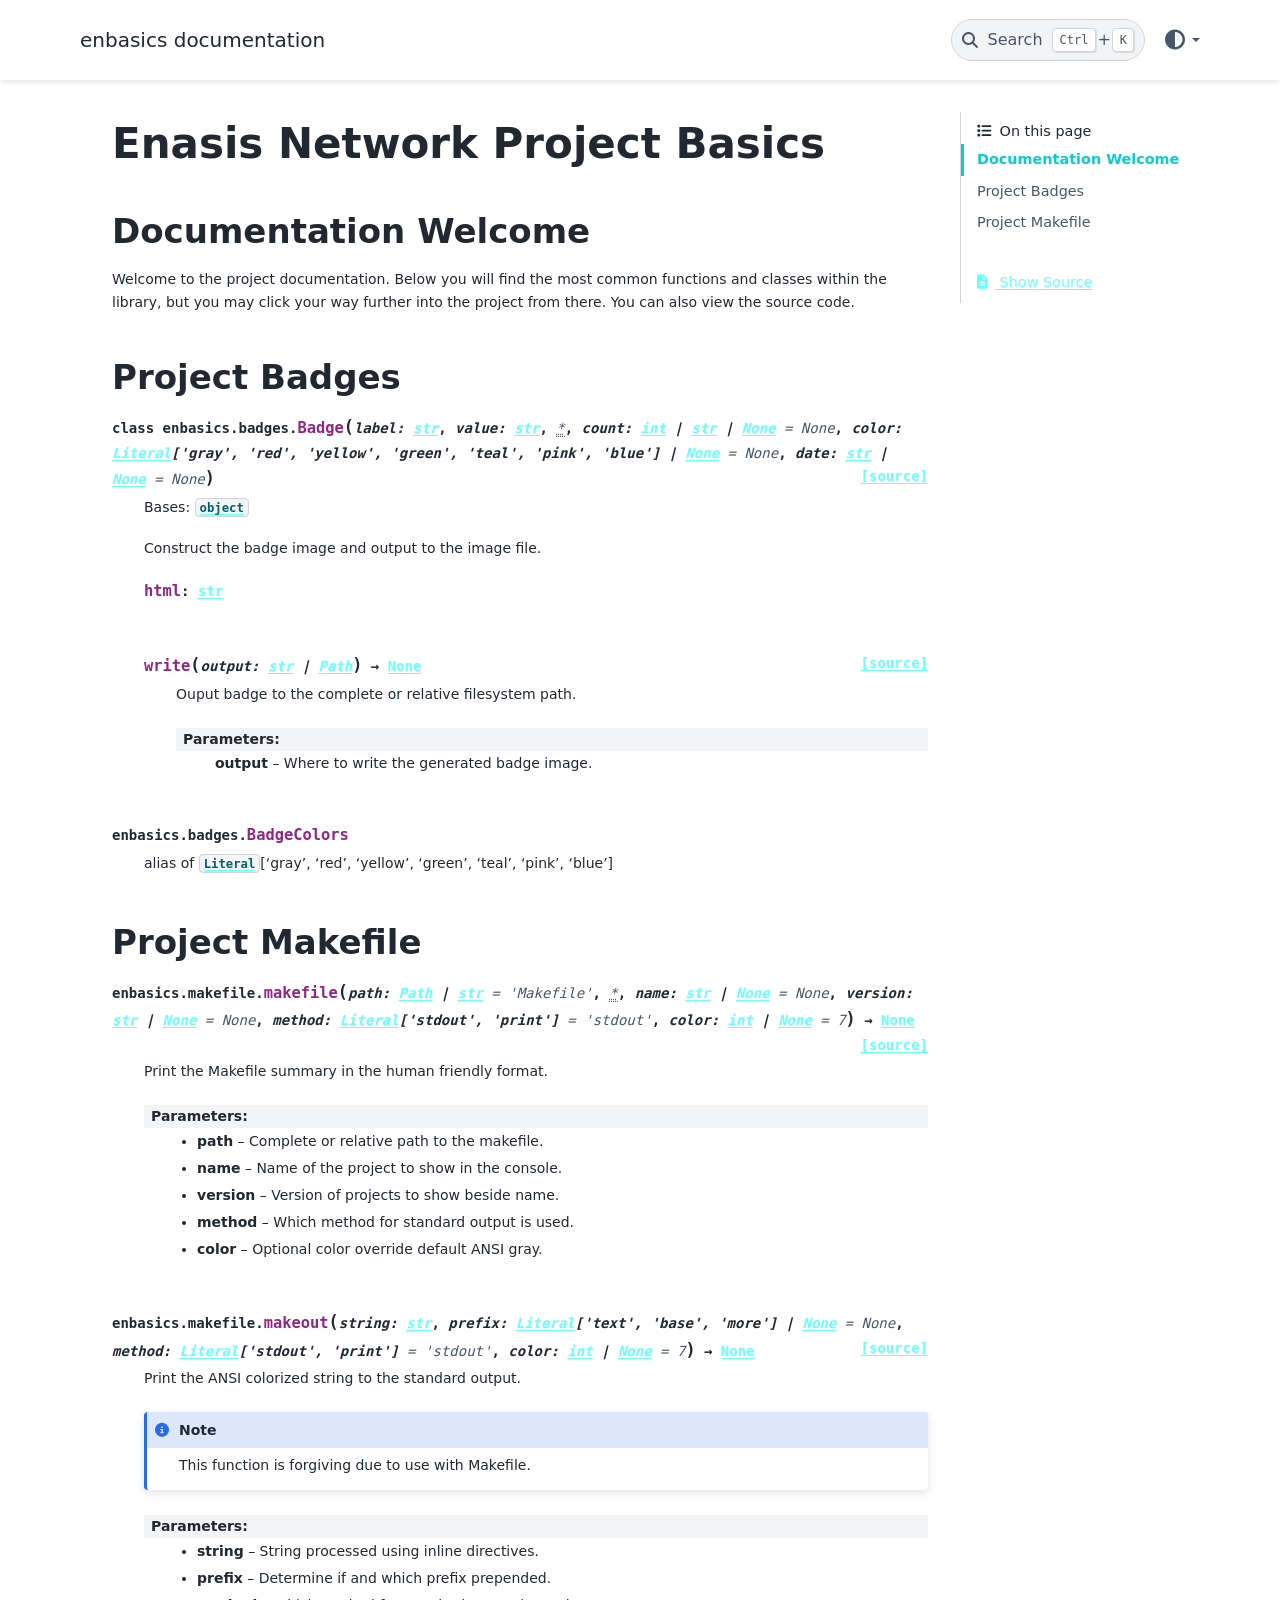
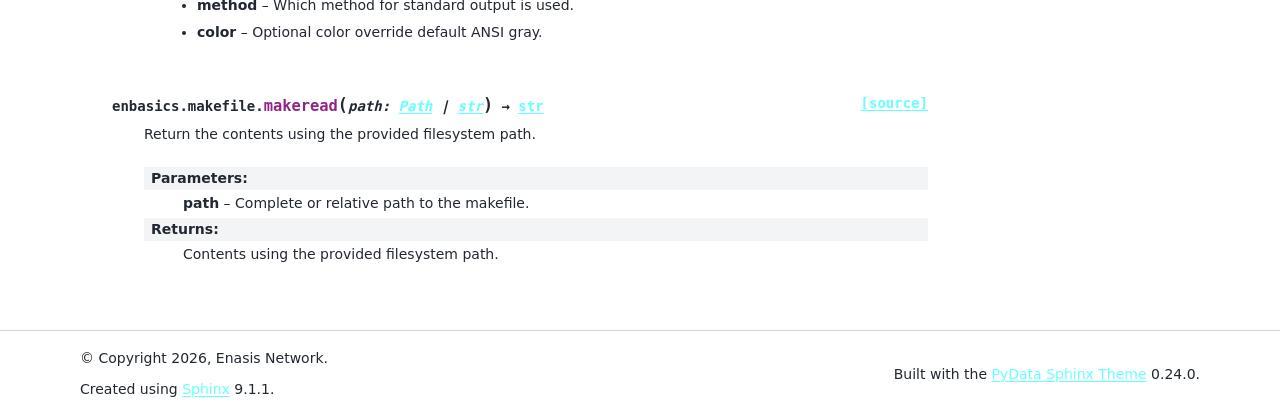
<file: sphinx/index.html>
<!DOCTYPE html>


<html lang="en" data-content_root="./" >

  <head>
    <meta charset="utf-8" />
    <meta name="viewport" content="width=device-width, initial-scale=1.0" /><meta name="viewport" content="width=device-width, initial-scale=1" />

    <title>Enasis Network Project Basics &#8212; enbasics  documentation</title>
  
  
  
  <script data-cfasync="false">
    document.documentElement.dataset.mode = localStorage.getItem("mode") || "";
    document.documentElement.dataset.theme = localStorage.getItem("theme") || "";
  </script>
  <!--
    this give us a css class that will be invisible only if js is disabled
  -->
  <noscript>
    <style>
      .pst-js-only { display: none !important; }

    </style>
  </noscript>
  
  <!-- Loaded before other Sphinx assets -->
  <link href="_static/styles/theme.css?digest=75c7c72ae941e8b558d8" rel="stylesheet" />
<link href="_static/styles/pydata-sphinx-theme.css?digest=75c7c72ae941e8b558d8" rel="stylesheet" />

    <link rel="stylesheet" type="text/css" href="_static/pygments.css?v=8f2a1f02" />
    <link rel="stylesheet" type="text/css" href="_static/style.css?v=5a3af4f5" />
  
  <!-- So that users can add custom icons -->
  <script defer src="_static/scripts/fontawesome.js?digest=75c7c72ae941e8b558d8"></script>
  <!-- Pre-loaded scripts that we'll load fully later -->
  <link rel="preload" as="script" href="_static/scripts/bootstrap.js?digest=75c7c72ae941e8b558d8" />
<link rel="preload" as="script" href="_static/scripts/pydata-sphinx-theme.js?digest=75c7c72ae941e8b558d8" />

    <script src="_static/documentation_options.js?v=5929fcd5"></script>
    <script src="_static/doctools.js?v=fd6eb6e6"></script>
    <script src="_static/sphinx_highlight.js?v=6ffebe34"></script>
    <script>DOCUMENTATION_OPTIONS.pagename = 'index';</script>
    <script>DOCUMENTATION_OPTIONS.search_as_you_type = false;</script>
    <link rel="icon" href="_static/icon.png"/>
    <link rel="index" title="Index" href="genindex.html" />
    <link rel="search" title="Search" href="search.html" />
  <meta name="viewport" content="width=device-width, initial-scale=1"/>
  <meta name="color-scheme" content="light dark"/>
  <meta name="docsearch:language" content="en"/>
  <meta name="docsearch:version" content="0.2.2" />
  
    
    <script src="_static/searchtools.js"></script>
    <script src="_static/language_data.js"></script>
    <script src="searchindex.js"></script>
  
  </head>
  <body data-default-mode="">
  
  
  <div id="pst-skip-link" class="skip-link d-print-none"><a href="#main-content">Skip to main content</a></div>

  
  <div id="pst-scroll-pixel-helper"></div>
  
  <button type="button" class="btn rounded-pill" id="pst-back-to-top">
    <i class="fa-solid fa-arrow-up"></i>Back to top</button>
  
  
  
  
  <dialog id="pst-search-dialog">
    
<form class="bd-search d-flex align-items-center"
      action="search.html"
      method="get">
  <i class="fa-solid fa-magnifying-glass"></i>
  <input type="search"
         class="form-control"
         name="q"
         placeholder="Search the docs ..."
         aria-label="Search the docs ..."
         autocomplete="off"
         autocorrect="off"
         autocapitalize="off"
         spellcheck="false"/>
  <span class="search-button__kbd-shortcut"><kbd class="kbd-shortcut__modifier">Ctrl</kbd>+<kbd>K</kbd></span>
</form>
  </dialog>

  <div class="pst-async-banner-revealer d-none">
  <aside id="bd-header-version-warning" class="d-none d-print-none" aria-label="Version warning"></aside>
</div>

  
    <header id="pst-header" class="bd-header navbar navbar-expand-lg bd-navbar d-print-none">
<div class="bd-header__inner bd-page-width">
  <button type="button" class="pst-navbar-icon sidebar-toggle primary-toggle" aria-label="Site navigation" aria-expanded="false" aria-controls="pst-primary-sidebar-modal">
    <span class="fa-solid fa-bars"></span>
  </button>
  
  
  <div class="col-lg-3 navbar-header-items__start">
    
      <div class="navbar-item">

  
    
  

<a class="navbar-brand logo" href="#">
  
  
  
  
  
  
    <p class="title logo__title">enbasics  documentation</p>
  
</a></div>
    
  </div>
  
  <div class="col-lg-9 navbar-header-items">
    
    <div class="me-auto navbar-header-items__center">
      
        <div class="navbar-item">
<nav>
  <ul class="bd-navbar-elements navbar-nav">
    
  </ul>
</nav></div>
      
    </div>
    
    
    <div class="navbar-header-items__end">
      
        <div class="navbar-item navbar-persistent--container">
          

<button type="button" class="btn search-button-field search-button__button pst-js-only" title="Search" aria-label="Search" data-bs-placement="bottom" data-bs-toggle="tooltip">
 <i class="fa-solid fa-magnifying-glass"></i>
 <span class="search-button__default-text">Search</span>
 <span class="search-button__kbd-shortcut"><kbd class="kbd-shortcut__modifier">Ctrl</kbd>+<kbd class="kbd-shortcut__modifier">K</kbd></span>
</button>
        </div>
      
      
        <div class="navbar-item">

<div class="theme-switch-container dropdown pst-js-only" data-bs-toggle="tooltip" data-bs-placement="bottom" title="Color mode">
  <button type="button" class="btn btn-sm nav-link pst-navbar-icon theme-switch-button dropdown-toggle" aria-label="Color mode" data-bs-toggle="dropdown">
    <i class="theme-switch fa-solid fa-sun fa-lg" data-mode="light" title="Light"></i>
    <i class="theme-switch fa-solid fa-moon fa-lg" data-mode="dark" title="Dark"></i>
    <i class="theme-switch fa-solid fa-circle-half-stroke fa-lg" data-mode="auto" title="System Settings"></i>
  </button>
  <ul class="dropdown-menu dropdown-menu-end">
    <li><button type="button" class="dropdown-item d-flex align-items-center theme-change-button" data-mode="auto"><i class="fa-solid fa-circle-half-stroke fa-lg me-1"></i>System Settings</button></li>
    <li><button type="button" class="dropdown-item d-flex align-items-center theme-change-button" data-mode="light"><i class="fa-solid fa-sun fa-lg me-1"></i>Light</button></li>
    <li><button type="button" class="dropdown-item d-flex align-items-center theme-change-button" data-mode="dark"><i class="fa-solid fa-moon fa-lg me-1"></i>Dark</button></li>
  </ul>
</div></div>
      
    </div>
    
  </div>
  
  
    <div class="navbar-persistent--mobile">

<button type="button" class="btn search-button-field search-button__button pst-js-only" title="Search" aria-label="Search" data-bs-placement="bottom" data-bs-toggle="tooltip">
 <i class="fa-solid fa-magnifying-glass"></i>
 <span class="search-button__default-text">Search</span>
 <span class="search-button__kbd-shortcut"><kbd class="kbd-shortcut__modifier">Ctrl</kbd>+<kbd class="kbd-shortcut__modifier">K</kbd></span>
</button>
    </div>
  

  
    <button type="button" class="pst-navbar-icon sidebar-toggle secondary-toggle" aria-label="On this page" aria-expanded="false" aria-controls="pst-secondary-sidebar-modal">
      <span class="fa-solid fa-outdent"></span>
    </button>
  
</div>

    </header>
  

  <div class="bd-container">
    <div class="bd-container__inner bd-page-width">
      
      
      
        
      
      <dialog id="pst-primary-sidebar-modal" tabindex="-1"></dialog>
      <div id="pst-primary-sidebar" class="bd-sidebar-primary bd-sidebar hide-on-wide">
        

  
  <div class="sidebar-header-items sidebar-primary__section">
    
    
      <div class="sidebar-header-items__center">
        
          
          
            <div class="navbar-item">
<nav>
  <ul class="bd-navbar-elements navbar-nav">
    
  </ul>
</nav></div>
          
        
      </div>
    
    
    
      <div class="sidebar-header-items__end">
        
          <div class="navbar-item">

<div class="theme-switch-container dropdown pst-js-only" data-bs-toggle="tooltip" data-bs-placement="bottom" title="Color mode">
  <button type="button" class="btn btn-sm nav-link pst-navbar-icon theme-switch-button dropdown-toggle" aria-label="Color mode" data-bs-toggle="dropdown">
    <i class="theme-switch fa-solid fa-sun fa-lg" data-mode="light" title="Light"></i>
    <i class="theme-switch fa-solid fa-moon fa-lg" data-mode="dark" title="Dark"></i>
    <i class="theme-switch fa-solid fa-circle-half-stroke fa-lg" data-mode="auto" title="System Settings"></i>
  </button>
  <ul class="dropdown-menu dropdown-menu-end">
    <li><button type="button" class="dropdown-item d-flex align-items-center theme-change-button" data-mode="auto"><i class="fa-solid fa-circle-half-stroke fa-lg me-1"></i>System Settings</button></li>
    <li><button type="button" class="dropdown-item d-flex align-items-center theme-change-button" data-mode="light"><i class="fa-solid fa-sun fa-lg me-1"></i>Light</button></li>
    <li><button type="button" class="dropdown-item d-flex align-items-center theme-change-button" data-mode="dark"><i class="fa-solid fa-moon fa-lg me-1"></i>Dark</button></li>
  </ul>
</div></div>
        
      </div>
    
  </div>
  
  
  <div class="sidebar-primary-items__end sidebar-primary__section">
      <div class="sidebar-primary-item">
<div id="ethical-ad-placement"
      class="flat"
      data-ea-publisher="readthedocs"
      data-ea-type="readthedocs-sidebar"
      data-ea-manual="true">
</div></div>
  </div>


      </div>
      
      <main id="main-content" class="bd-main" role="main">
        
        
          <div class="bd-content">
            <div class="bd-article-container">
              
              <div class="bd-header-article d-print-none"></div>
              
              
              
                
<div id="searchbox"></div>
                <article class="bd-article">
                  
  <section id="enasis-network-project-basics">
<h1>Enasis Network Project Basics<a class="headerlink" href="#enasis-network-project-basics" title="Link to this heading">#</a></h1>
<section id="documentation-welcome">
<h2>Documentation Welcome<a class="headerlink" href="#documentation-welcome" title="Link to this heading">#</a></h2>
Welcome to the project documentation. Below you will find the most common
functions and classes within the library, but you may click your way further
into the project from there. You can also view the source code.</section>
<section id="module-enbasics.badges">
<span id="project-badges"></span><h2>Project Badges<a class="headerlink" href="#module-enbasics.badges" title="Link to this heading">#</a></h2>
<dl class="py class">
<dt class="sig sig-object py" id="enbasics.badges.Badge">
<span class="property"><span class="k"><span class="pre">class</span></span><span class="w"> </span></span><span class="sig-prename descclassname"><span class="pre">enbasics.badges.</span></span><span class="sig-name descname"><span class="pre">Badge</span></span><span class="sig-paren">(</span><em class="sig-param"><span class="n"><span class="pre">label</span></span><span class="p"><span class="pre">:</span></span><span class="w"> </span><span class="n"><a class="reference external" href="https://docs.python.org/3/builtins/stdtypes.html#str" title="(in Python v3.15)"><span class="pre">str</span></a></span></em>, <em class="sig-param"><span class="n"><span class="pre">value</span></span><span class="p"><span class="pre">:</span></span><span class="w"> </span><span class="n"><a class="reference external" href="https://docs.python.org/3/builtins/stdtypes.html#str" title="(in Python v3.15)"><span class="pre">str</span></a></span></em>, <em class="sig-param"><span class="keyword-only-separator o"><abbr title="Keyword-only parameters separator (PEP 3102)"><span class="pre">*</span></abbr></span></em>, <em class="sig-param"><span class="n"><span class="pre">count</span></span><span class="p"><span class="pre">:</span></span><span class="w"> </span><span class="n"><a class="reference external" href="https://docs.python.org/3/builtins/functions.html#int" title="(in Python v3.15)"><span class="pre">int</span></a><span class="w"> </span><span class="p"><span class="pre">|</span></span><span class="w"> </span><a class="reference external" href="https://docs.python.org/3/builtins/stdtypes.html#str" title="(in Python v3.15)"><span class="pre">str</span></a><span class="w"> </span><span class="p"><span class="pre">|</span></span><span class="w"> </span><a class="reference external" href="https://docs.python.org/3/builtins/constants.html#None" title="(in Python v3.15)"><span class="pre">None</span></a></span><span class="w"> </span><span class="o"><span class="pre">=</span></span><span class="w"> </span><span class="default_value"><span class="pre">None</span></span></em>, <em class="sig-param"><span class="n"><span class="pre">color</span></span><span class="p"><span class="pre">:</span></span><span class="w"> </span><span class="n"><a class="reference external" href="https://docs.python.org/3/library/typing.html#typing.Literal" title="(in Python v3.15)"><span class="pre">Literal</span></a><span class="p"><span class="pre">[</span></span><span class="s"><span class="pre">'gray'</span></span><span class="p"><span class="pre">,</span></span><span class="w"> </span><span class="s"><span class="pre">'red'</span></span><span class="p"><span class="pre">,</span></span><span class="w"> </span><span class="s"><span class="pre">'yellow'</span></span><span class="p"><span class="pre">,</span></span><span class="w"> </span><span class="s"><span class="pre">'green'</span></span><span class="p"><span class="pre">,</span></span><span class="w"> </span><span class="s"><span class="pre">'teal'</span></span><span class="p"><span class="pre">,</span></span><span class="w"> </span><span class="s"><span class="pre">'pink'</span></span><span class="p"><span class="pre">,</span></span><span class="w"> </span><span class="s"><span class="pre">'blue'</span></span><span class="p"><span class="pre">]</span></span><span class="w"> </span><span class="p"><span class="pre">|</span></span><span class="w"> </span><a class="reference external" href="https://docs.python.org/3/builtins/constants.html#None" title="(in Python v3.15)"><span class="pre">None</span></a></span><span class="w"> </span><span class="o"><span class="pre">=</span></span><span class="w"> </span><span class="default_value"><span class="pre">None</span></span></em>, <em class="sig-param"><span class="n"><span class="pre">date</span></span><span class="p"><span class="pre">:</span></span><span class="w"> </span><span class="n"><a class="reference external" href="https://docs.python.org/3/builtins/stdtypes.html#str" title="(in Python v3.15)"><span class="pre">str</span></a><span class="w"> </span><span class="p"><span class="pre">|</span></span><span class="w"> </span><a class="reference external" href="https://docs.python.org/3/builtins/constants.html#None" title="(in Python v3.15)"><span class="pre">None</span></a></span><span class="w"> </span><span class="o"><span class="pre">=</span></span><span class="w"> </span><span class="default_value"><span class="pre">None</span></span></em><span class="sig-paren">)</span><a class="reference internal" href="_modules/enbasics/badges/badges.html#Badge"><span class="viewcode-link"><span class="pre">[source]</span></span></a><a class="headerlink" href="#enbasics.badges.Badge" title="Link to this definition">#</a></dt>
<dd><p>Bases: <a class="reference external" href="https://docs.python.org/3/builtins/functions.html#object" title="(in Python v3.15)"><code class="xref py py-class docutils literal notranslate"><span class="pre">object</span></code></a></p>
<p>Construct the badge image and output to the image file.</p>
<dl class="py attribute">
<dt class="sig sig-object py" id="enbasics.badges.Badge.html">
<span class="sig-name descname"><span class="pre">html</span></span><span class="property"><span class="p"><span class="pre">:</span></span><span class="w"> </span><a class="reference external" href="https://docs.python.org/3/builtins/stdtypes.html#str" title="(in Python v3.15)"><span class="pre">str</span></a></span><a class="headerlink" href="#enbasics.badges.Badge.html" title="Link to this definition">#</a></dt>
<dd></dd></dl>

<dl class="py method">
<dt class="sig sig-object py" id="enbasics.badges.Badge.write">
<span class="sig-name descname"><span class="pre">write</span></span><span class="sig-paren">(</span><em class="sig-param"><span class="n"><span class="pre">output</span></span><span class="p"><span class="pre">:</span></span><span class="w"> </span><span class="n"><a class="reference external" href="https://docs.python.org/3/builtins/stdtypes.html#str" title="(in Python v3.15)"><span class="pre">str</span></a><span class="w"> </span><span class="p"><span class="pre">|</span></span><span class="w"> </span><a class="reference external" href="https://docs.python.org/3/library/pathlib.html#pathlib.Path" title="(in Python v3.15)"><span class="pre">Path</span></a></span></em><span class="sig-paren">)</span> <span class="sig-return"><span class="sig-return-icon">&#x2192;</span> <span class="sig-return-typehint"><a class="reference external" href="https://docs.python.org/3/builtins/constants.html#None" title="(in Python v3.15)"><span class="pre">None</span></a></span></span><a class="reference internal" href="_modules/enbasics/badges/badges.html#Badge.write"><span class="viewcode-link"><span class="pre">[source]</span></span></a><a class="headerlink" href="#enbasics.badges.Badge.write" title="Link to this definition">#</a></dt>
<dd><p>Ouput badge to the complete or relative filesystem path.</p>
<dl class="field-list simple">
<dt class="field-odd">Parameters<span class="colon">:</span></dt>
<dd class="field-odd"><p><strong>output</strong> – Where to write the generated badge image.</p>
</dd>
</dl>
</dd></dl>

</dd></dl>

<dl class="py data">
<dt class="sig sig-object py" id="enbasics.badges.BadgeColors">
<span class="sig-prename descclassname"><span class="pre">enbasics.badges.</span></span><span class="sig-name descname"><span class="pre">BadgeColors</span></span><a class="headerlink" href="#enbasics.badges.BadgeColors" title="Link to this definition">#</a></dt>
<dd><p>alias of <a class="reference external" href="https://docs.python.org/3/library/typing.html#typing.Literal" title="(in Python v3.15)"><code class="xref py py-obj docutils literal notranslate"><span class="pre">Literal</span></code></a>[‘gray’, ‘red’, ‘yellow’, ‘green’, ‘teal’, ‘pink’, ‘blue’]</p>
</dd></dl>

</section>
<section id="module-enbasics.makefile">
<span id="project-makefile"></span><h2>Project Makefile<a class="headerlink" href="#module-enbasics.makefile" title="Link to this heading">#</a></h2>
<dl class="py function">
<dt class="sig sig-object py" id="enbasics.makefile.makefile">
<span class="sig-prename descclassname"><span class="pre">enbasics.makefile.</span></span><span class="sig-name descname"><span class="pre">makefile</span></span><span class="sig-paren">(</span><em class="sig-param"><span class="n"><span class="pre">path</span></span><span class="p"><span class="pre">:</span></span><span class="w"> </span><span class="n"><a class="reference external" href="https://docs.python.org/3/library/pathlib.html#pathlib.Path" title="(in Python v3.15)"><span class="pre">Path</span></a><span class="w"> </span><span class="p"><span class="pre">|</span></span><span class="w"> </span><a class="reference external" href="https://docs.python.org/3/builtins/stdtypes.html#str" title="(in Python v3.15)"><span class="pre">str</span></a></span><span class="w"> </span><span class="o"><span class="pre">=</span></span><span class="w"> </span><span class="default_value"><span class="pre">'Makefile'</span></span></em>, <em class="sig-param"><span class="keyword-only-separator o"><abbr title="Keyword-only parameters separator (PEP 3102)"><span class="pre">*</span></abbr></span></em>, <em class="sig-param"><span class="n"><span class="pre">name</span></span><span class="p"><span class="pre">:</span></span><span class="w"> </span><span class="n"><a class="reference external" href="https://docs.python.org/3/builtins/stdtypes.html#str" title="(in Python v3.15)"><span class="pre">str</span></a><span class="w"> </span><span class="p"><span class="pre">|</span></span><span class="w"> </span><a class="reference external" href="https://docs.python.org/3/builtins/constants.html#None" title="(in Python v3.15)"><span class="pre">None</span></a></span><span class="w"> </span><span class="o"><span class="pre">=</span></span><span class="w"> </span><span class="default_value"><span class="pre">None</span></span></em>, <em class="sig-param"><span class="n"><span class="pre">version</span></span><span class="p"><span class="pre">:</span></span><span class="w"> </span><span class="n"><a class="reference external" href="https://docs.python.org/3/builtins/stdtypes.html#str" title="(in Python v3.15)"><span class="pre">str</span></a><span class="w"> </span><span class="p"><span class="pre">|</span></span><span class="w"> </span><a class="reference external" href="https://docs.python.org/3/builtins/constants.html#None" title="(in Python v3.15)"><span class="pre">None</span></a></span><span class="w"> </span><span class="o"><span class="pre">=</span></span><span class="w"> </span><span class="default_value"><span class="pre">None</span></span></em>, <em class="sig-param"><span class="n"><span class="pre">method</span></span><span class="p"><span class="pre">:</span></span><span class="w"> </span><span class="n"><a class="reference external" href="https://docs.python.org/3/library/typing.html#typing.Literal" title="(in Python v3.15)"><span class="pre">Literal</span></a><span class="p"><span class="pre">[</span></span><span class="s"><span class="pre">'stdout'</span></span><span class="p"><span class="pre">,</span></span><span class="w"> </span><span class="s"><span class="pre">'print'</span></span><span class="p"><span class="pre">]</span></span></span><span class="w"> </span><span class="o"><span class="pre">=</span></span><span class="w"> </span><span class="default_value"><span class="pre">'stdout'</span></span></em>, <em class="sig-param"><span class="n"><span class="pre">color</span></span><span class="p"><span class="pre">:</span></span><span class="w"> </span><span class="n"><a class="reference external" href="https://docs.python.org/3/builtins/functions.html#int" title="(in Python v3.15)"><span class="pre">int</span></a><span class="w"> </span><span class="p"><span class="pre">|</span></span><span class="w"> </span><a class="reference external" href="https://docs.python.org/3/builtins/constants.html#None" title="(in Python v3.15)"><span class="pre">None</span></a></span><span class="w"> </span><span class="o"><span class="pre">=</span></span><span class="w"> </span><span class="default_value"><span class="pre">7</span></span></em><span class="sig-paren">)</span> <span class="sig-return"><span class="sig-return-icon">&#x2192;</span> <span class="sig-return-typehint"><a class="reference external" href="https://docs.python.org/3/builtins/constants.html#None" title="(in Python v3.15)"><span class="pre">None</span></a></span></span><a class="reference internal" href="_modules/enbasics/makefile/makefile.html#makefile"><span class="viewcode-link"><span class="pre">[source]</span></span></a><a class="headerlink" href="#enbasics.makefile.makefile" title="Link to this definition">#</a></dt>
<dd><p>Print the Makefile summary in the human friendly format.</p>
<dl class="field-list simple">
<dt class="field-odd">Parameters<span class="colon">:</span></dt>
<dd class="field-odd"><ul class="simple">
<li><p><strong>path</strong> – Complete or relative path to the makefile.</p></li>
<li><p><strong>name</strong> – Name of the project to show in the console.</p></li>
<li><p><strong>version</strong> – Version of projects to show beside name.</p></li>
<li><p><strong>method</strong> – Which method for standard output is used.</p></li>
<li><p><strong>color</strong> – Optional color override default ANSI gray.</p></li>
</ul>
</dd>
</dl>
</dd></dl>

<dl class="py function">
<dt class="sig sig-object py" id="enbasics.makefile.makeout">
<span class="sig-prename descclassname"><span class="pre">enbasics.makefile.</span></span><span class="sig-name descname"><span class="pre">makeout</span></span><span class="sig-paren">(</span><em class="sig-param"><span class="n"><span class="pre">string</span></span><span class="p"><span class="pre">:</span></span><span class="w"> </span><span class="n"><a class="reference external" href="https://docs.python.org/3/builtins/stdtypes.html#str" title="(in Python v3.15)"><span class="pre">str</span></a></span></em>, <em class="sig-param"><span class="n"><span class="pre">prefix</span></span><span class="p"><span class="pre">:</span></span><span class="w"> </span><span class="n"><a class="reference external" href="https://docs.python.org/3/library/typing.html#typing.Literal" title="(in Python v3.15)"><span class="pre">Literal</span></a><span class="p"><span class="pre">[</span></span><span class="s"><span class="pre">'text'</span></span><span class="p"><span class="pre">,</span></span><span class="w"> </span><span class="s"><span class="pre">'base'</span></span><span class="p"><span class="pre">,</span></span><span class="w"> </span><span class="s"><span class="pre">'more'</span></span><span class="p"><span class="pre">]</span></span><span class="w"> </span><span class="p"><span class="pre">|</span></span><span class="w"> </span><a class="reference external" href="https://docs.python.org/3/builtins/constants.html#None" title="(in Python v3.15)"><span class="pre">None</span></a></span><span class="w"> </span><span class="o"><span class="pre">=</span></span><span class="w"> </span><span class="default_value"><span class="pre">None</span></span></em>, <em class="sig-param"><span class="n"><span class="pre">method</span></span><span class="p"><span class="pre">:</span></span><span class="w"> </span><span class="n"><a class="reference external" href="https://docs.python.org/3/library/typing.html#typing.Literal" title="(in Python v3.15)"><span class="pre">Literal</span></a><span class="p"><span class="pre">[</span></span><span class="s"><span class="pre">'stdout'</span></span><span class="p"><span class="pre">,</span></span><span class="w"> </span><span class="s"><span class="pre">'print'</span></span><span class="p"><span class="pre">]</span></span></span><span class="w"> </span><span class="o"><span class="pre">=</span></span><span class="w"> </span><span class="default_value"><span class="pre">'stdout'</span></span></em>, <em class="sig-param"><span class="n"><span class="pre">color</span></span><span class="p"><span class="pre">:</span></span><span class="w"> </span><span class="n"><a class="reference external" href="https://docs.python.org/3/builtins/functions.html#int" title="(in Python v3.15)"><span class="pre">int</span></a><span class="w"> </span><span class="p"><span class="pre">|</span></span><span class="w"> </span><a class="reference external" href="https://docs.python.org/3/builtins/constants.html#None" title="(in Python v3.15)"><span class="pre">None</span></a></span><span class="w"> </span><span class="o"><span class="pre">=</span></span><span class="w"> </span><span class="default_value"><span class="pre">7</span></span></em><span class="sig-paren">)</span> <span class="sig-return"><span class="sig-return-icon">&#x2192;</span> <span class="sig-return-typehint"><a class="reference external" href="https://docs.python.org/3/builtins/constants.html#None" title="(in Python v3.15)"><span class="pre">None</span></a></span></span><a class="reference internal" href="_modules/enbasics/makefile/makefile.html#makeout"><span class="viewcode-link"><span class="pre">[source]</span></span></a><a class="headerlink" href="#enbasics.makefile.makeout" title="Link to this definition">#</a></dt>
<dd><p>Print the ANSI colorized string to the standard output.</p>
<div class="admonition note">
<p class="admonition-title">Note</p>
<p>This function is forgiving due to use with Makefile.</p>
</div>
<dl class="field-list simple">
<dt class="field-odd">Parameters<span class="colon">:</span></dt>
<dd class="field-odd"><ul class="simple">
<li><p><strong>string</strong> – String processed using inline directives.</p></li>
<li><p><strong>prefix</strong> – Determine if and which prefix prepended.</p></li>
<li><p><strong>method</strong> – Which method for standard output is used.</p></li>
<li><p><strong>color</strong> – Optional color override default ANSI gray.</p></li>
</ul>
</dd>
</dl>
</dd></dl>

<dl class="py function">
<dt class="sig sig-object py" id="enbasics.makefile.makeread">
<span class="sig-prename descclassname"><span class="pre">enbasics.makefile.</span></span><span class="sig-name descname"><span class="pre">makeread</span></span><span class="sig-paren">(</span><em class="sig-param"><span class="n"><span class="pre">path</span></span><span class="p"><span class="pre">:</span></span><span class="w"> </span><span class="n"><a class="reference external" href="https://docs.python.org/3/library/pathlib.html#pathlib.Path" title="(in Python v3.15)"><span class="pre">Path</span></a><span class="w"> </span><span class="p"><span class="pre">|</span></span><span class="w"> </span><a class="reference external" href="https://docs.python.org/3/builtins/stdtypes.html#str" title="(in Python v3.15)"><span class="pre">str</span></a></span></em><span class="sig-paren">)</span> <span class="sig-return"><span class="sig-return-icon">&#x2192;</span> <span class="sig-return-typehint"><a class="reference external" href="https://docs.python.org/3/builtins/stdtypes.html#str" title="(in Python v3.15)"><span class="pre">str</span></a></span></span><a class="reference internal" href="_modules/enbasics/makefile/makefile.html#makeread"><span class="viewcode-link"><span class="pre">[source]</span></span></a><a class="headerlink" href="#enbasics.makefile.makeread" title="Link to this definition">#</a></dt>
<dd><p>Return the contents using the provided filesystem path.</p>
<dl class="field-list simple">
<dt class="field-odd">Parameters<span class="colon">:</span></dt>
<dd class="field-odd"><p><strong>path</strong> – Complete or relative path to the makefile.</p>
</dd>
<dt class="field-even">Returns<span class="colon">:</span></dt>
<dd class="field-even"><p>Contents using the provided filesystem path.</p>
</dd>
</dl>
</dd></dl>

</section>
</section>


                </article>
              
              
              
              
              
                <footer class="prev-next-footer d-print-none">
                  
<div class="prev-next-area">
</div>
                </footer>
              
            </div>
            
            
              
                <dialog id="pst-secondary-sidebar-modal" tabindex="-1"></dialog>
                <div id="pst-secondary-sidebar" class="bd-sidebar-secondary bd-toc"><div class="sidebar-secondary-items sidebar-secondary__inner">


  <div class="sidebar-secondary-item">
<div
    id="pst-page-navigation-heading-2"
    class="page-toc tocsection onthispage">
    <i class="fa-solid fa-list"></i> On this page
  </div>
  <nav id="pst-page-toc-nav" class="page-toc" aria-labelledby="pst-page-navigation-heading-2">
    <ul class="pst-show_toc_level nav section-nav flex-column">
<li class="toc-h2 nav-item toc-entry"><a class="reference internal nav-link" href="#documentation-welcome">Documentation Welcome</a></li>
<li class="toc-h2 nav-item toc-entry"><a class="reference internal nav-link" href="#module-enbasics.badges">Project Badges</a><ul class="nav section-nav flex-column">
<li class="toc-h3 nav-item toc-entry"><a class="reference internal nav-link" href="#enbasics.badges.Badge"><code class="docutils literal notranslate"><span class="pre">Badge</span></code></a><ul class="nav section-nav flex-column">
<li class="toc-h4 nav-item toc-entry"><a class="reference internal nav-link" href="#enbasics.badges.Badge.html"><code class="docutils literal notranslate"><span class="pre">Badge.html</span></code></a></li>
<li class="toc-h4 nav-item toc-entry"><a class="reference internal nav-link" href="#enbasics.badges.Badge.write"><code class="docutils literal notranslate"><span class="pre">Badge.write()</span></code></a></li>
</ul>
</li>
<li class="toc-h3 nav-item toc-entry"><a class="reference internal nav-link" href="#enbasics.badges.BadgeColors"><code class="docutils literal notranslate"><span class="pre">BadgeColors</span></code></a></li>
</ul>
</li>
<li class="toc-h2 nav-item toc-entry"><a class="reference internal nav-link" href="#module-enbasics.makefile">Project Makefile</a><ul class="nav section-nav flex-column">
<li class="toc-h3 nav-item toc-entry"><a class="reference internal nav-link" href="#enbasics.makefile.makefile"><code class="docutils literal notranslate"><span class="pre">makefile()</span></code></a></li>
<li class="toc-h3 nav-item toc-entry"><a class="reference internal nav-link" href="#enbasics.makefile.makeout"><code class="docutils literal notranslate"><span class="pre">makeout()</span></code></a></li>
<li class="toc-h3 nav-item toc-entry"><a class="reference internal nav-link" href="#enbasics.makefile.makeread"><code class="docutils literal notranslate"><span class="pre">makeread()</span></code></a></li>
</ul>
</li>
</ul>
  </nav></div>

  <div class="sidebar-secondary-item">

  <div class="tocsection sourcelink">
    <a href="_sources/index.rst.txt">
      <i class="fa-solid fa-file-lines"></i> Show Source
    </a>
  </div>
</div>

</div></div>
              
            
          </div>
          <footer class="bd-footer-content">
            
          </footer>
        
      </main>
    </div>
  </div>
  
  <!-- Scripts loaded after <body> so the DOM is not blocked -->
  <script defer src="_static/scripts/bootstrap.js?digest=75c7c72ae941e8b558d8"></script>
<script defer src="_static/scripts/pydata-sphinx-theme.js?digest=75c7c72ae941e8b558d8"></script>

  <footer class="bd-footer">
<div class="bd-footer__inner bd-page-width">
  
    <div class="footer-items__start">
      
        <div class="footer-item">

  <p class="copyright">
    
      © Copyright 2026, Enasis Network.
      <br/>
    
  </p>
</div>
      
        <div class="footer-item">

  <p class="sphinx-version">
    Created using <a href="https://www.sphinx-doc.org/">Sphinx</a> 9.1.1.
  </p>
</div>
      
    </div>
  
  
  
    <div class="footer-items__end">
      
        <div class="footer-item">
<p class="theme-version">
  <!-- # L10n: Setting the PST URL as an argument as this does not need to be localized -->
  Built with the <a href="https://pydata-sphinx-theme.readthedocs.io/en/stable/index.html">PyData Sphinx Theme</a> 0.24.0.
</p></div>
      
    </div>
  
</div>

  </footer>
  </body>
</html>
</file>
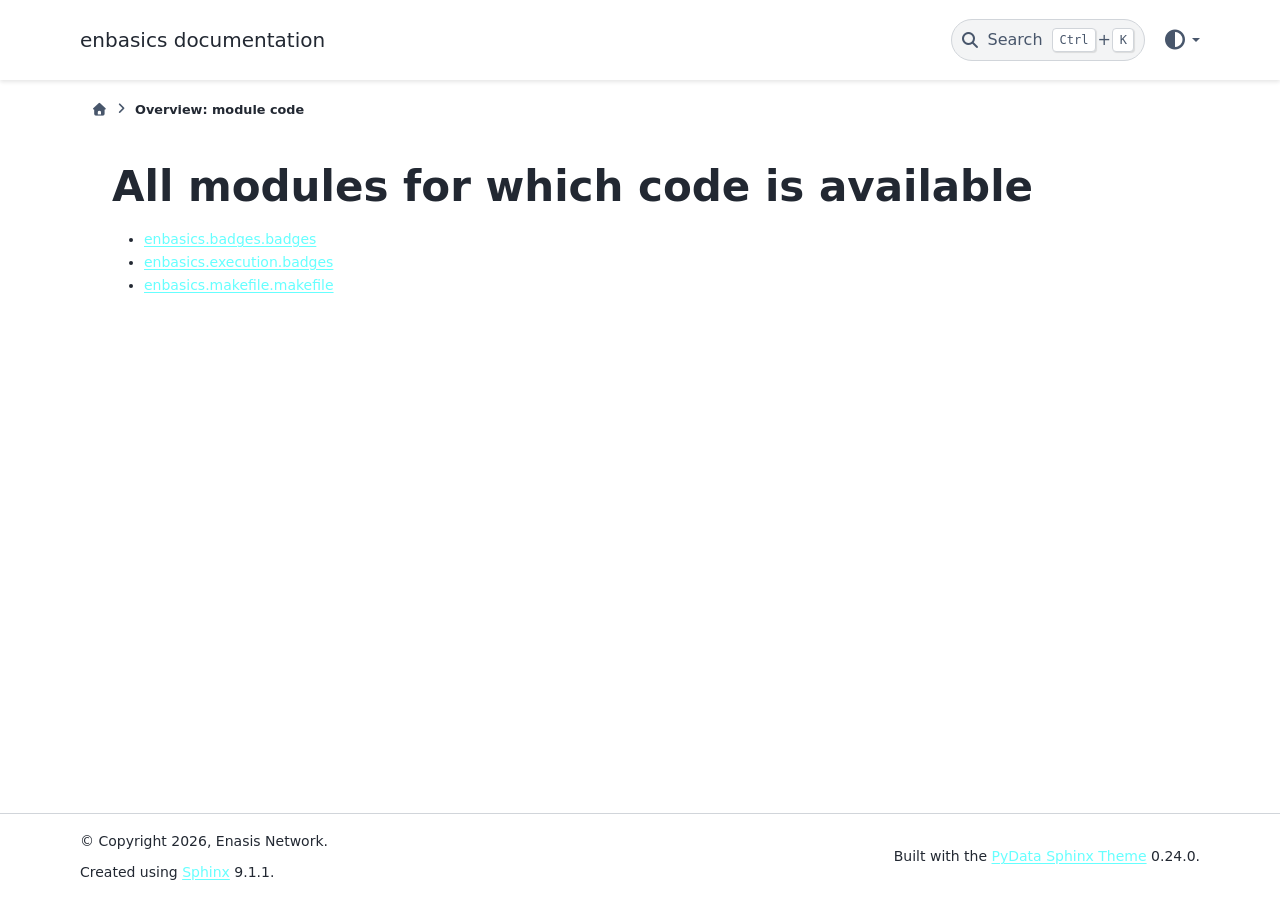
<file: sphinx/_modules/index.html>
<!DOCTYPE html>


<html lang="en" data-content_root="../" >

  <head>
    <meta charset="utf-8" />
    <meta name="viewport" content="width=device-width, initial-scale=1.0" />
    <title>Overview: module code &#8212; enbasics  documentation</title>
  
  
  
  <script data-cfasync="false">
    document.documentElement.dataset.mode = localStorage.getItem("mode") || "";
    document.documentElement.dataset.theme = localStorage.getItem("theme") || "";
  </script>
  <!--
    this give us a css class that will be invisible only if js is disabled
  -->
  <noscript>
    <style>
      .pst-js-only { display: none !important; }

    </style>
  </noscript>
  
  <!-- Loaded before other Sphinx assets -->
  <link href="../_static/styles/theme.css?digest=75c7c72ae941e8b558d8" rel="stylesheet" />
<link href="../_static/styles/pydata-sphinx-theme.css?digest=75c7c72ae941e8b558d8" rel="stylesheet" />

    <link rel="stylesheet" type="text/css" href="../_static/pygments.css?v=8f2a1f02" />
    <link rel="stylesheet" type="text/css" href="../_static/style.css?v=5a3af4f5" />
  
  <!-- So that users can add custom icons -->
  <script defer src="../_static/scripts/fontawesome.js?digest=75c7c72ae941e8b558d8"></script>
  <!-- Pre-loaded scripts that we'll load fully later -->
  <link rel="preload" as="script" href="../_static/scripts/bootstrap.js?digest=75c7c72ae941e8b558d8" />
<link rel="preload" as="script" href="../_static/scripts/pydata-sphinx-theme.js?digest=75c7c72ae941e8b558d8" />

    <script src="../_static/documentation_options.js?v=5929fcd5"></script>
    <script src="../_static/doctools.js?v=fd6eb6e6"></script>
    <script src="../_static/sphinx_highlight.js?v=6ffebe34"></script>
    <script>DOCUMENTATION_OPTIONS.pagename = '_modules/index';</script>
    <script>DOCUMENTATION_OPTIONS.search_as_you_type = false;</script>
    <link rel="icon" href="../_static/icon.png"/>
    <link rel="index" title="Index" href="../genindex.html" />
    <link rel="search" title="Search" href="../search.html" />
  <meta name="viewport" content="width=device-width, initial-scale=1"/>
  <meta name="color-scheme" content="light dark"/>
  <meta name="docsearch:language" content="en"/>
  <meta name="docsearch:version" content="0.2.2" />
  
    
    <script src="../_static/searchtools.js"></script>
    <script src="../_static/language_data.js"></script>
    <script src="../searchindex.js"></script>
  
  </head>
  <body data-default-mode="">
  
  
  <div id="pst-skip-link" class="skip-link d-print-none"><a href="#main-content">Skip to main content</a></div>

  
  <div id="pst-scroll-pixel-helper"></div>
  
  <button type="button" class="btn rounded-pill" id="pst-back-to-top">
    <i class="fa-solid fa-arrow-up"></i>Back to top</button>
  
  
  
  
  <dialog id="pst-search-dialog">
    
<form class="bd-search d-flex align-items-center"
      action="../search.html"
      method="get">
  <i class="fa-solid fa-magnifying-glass"></i>
  <input type="search"
         class="form-control"
         name="q"
         placeholder="Search the docs ..."
         aria-label="Search the docs ..."
         autocomplete="off"
         autocorrect="off"
         autocapitalize="off"
         spellcheck="false"/>
  <span class="search-button__kbd-shortcut"><kbd class="kbd-shortcut__modifier">Ctrl</kbd>+<kbd>K</kbd></span>
</form>
  </dialog>

  <div class="pst-async-banner-revealer d-none">
  <aside id="bd-header-version-warning" class="d-none d-print-none" aria-label="Version warning"></aside>
</div>

  
    <header id="pst-header" class="bd-header navbar navbar-expand-lg bd-navbar d-print-none">
<div class="bd-header__inner bd-page-width">
  <button type="button" class="pst-navbar-icon sidebar-toggle primary-toggle" aria-label="Site navigation" aria-expanded="false" aria-controls="pst-primary-sidebar-modal">
    <span class="fa-solid fa-bars"></span>
  </button>
  
  
  <div class="col-lg-3 navbar-header-items__start">
    
      <div class="navbar-item">

  
    
  

<a class="navbar-brand logo" href="../index.html">
  
  
  
  
  
  
    <p class="title logo__title">enbasics  documentation</p>
  
</a></div>
    
  </div>
  
  <div class="col-lg-9 navbar-header-items">
    
    <div class="me-auto navbar-header-items__center">
      
        <div class="navbar-item">
<nav>
  <ul class="bd-navbar-elements navbar-nav">
    
  </ul>
</nav></div>
      
    </div>
    
    
    <div class="navbar-header-items__end">
      
        <div class="navbar-item navbar-persistent--container">
          

<button type="button" class="btn search-button-field search-button__button pst-js-only" title="Search" aria-label="Search" data-bs-placement="bottom" data-bs-toggle="tooltip">
 <i class="fa-solid fa-magnifying-glass"></i>
 <span class="search-button__default-text">Search</span>
 <span class="search-button__kbd-shortcut"><kbd class="kbd-shortcut__modifier">Ctrl</kbd>+<kbd class="kbd-shortcut__modifier">K</kbd></span>
</button>
        </div>
      
      
        <div class="navbar-item">

<div class="theme-switch-container dropdown pst-js-only" data-bs-toggle="tooltip" data-bs-placement="bottom" title="Color mode">
  <button type="button" class="btn btn-sm nav-link pst-navbar-icon theme-switch-button dropdown-toggle" aria-label="Color mode" data-bs-toggle="dropdown">
    <i class="theme-switch fa-solid fa-sun fa-lg" data-mode="light" title="Light"></i>
    <i class="theme-switch fa-solid fa-moon fa-lg" data-mode="dark" title="Dark"></i>
    <i class="theme-switch fa-solid fa-circle-half-stroke fa-lg" data-mode="auto" title="System Settings"></i>
  </button>
  <ul class="dropdown-menu dropdown-menu-end">
    <li><button type="button" class="dropdown-item d-flex align-items-center theme-change-button" data-mode="auto"><i class="fa-solid fa-circle-half-stroke fa-lg me-1"></i>System Settings</button></li>
    <li><button type="button" class="dropdown-item d-flex align-items-center theme-change-button" data-mode="light"><i class="fa-solid fa-sun fa-lg me-1"></i>Light</button></li>
    <li><button type="button" class="dropdown-item d-flex align-items-center theme-change-button" data-mode="dark"><i class="fa-solid fa-moon fa-lg me-1"></i>Dark</button></li>
  </ul>
</div></div>
      
    </div>
    
  </div>
  
  
    <div class="navbar-persistent--mobile">

<button type="button" class="btn search-button-field search-button__button pst-js-only" title="Search" aria-label="Search" data-bs-placement="bottom" data-bs-toggle="tooltip">
 <i class="fa-solid fa-magnifying-glass"></i>
 <span class="search-button__default-text">Search</span>
 <span class="search-button__kbd-shortcut"><kbd class="kbd-shortcut__modifier">Ctrl</kbd>+<kbd class="kbd-shortcut__modifier">K</kbd></span>
</button>
    </div>
  

  
</div>

    </header>
  

  <div class="bd-container">
    <div class="bd-container__inner bd-page-width">
      
      
      
        
      
      <dialog id="pst-primary-sidebar-modal" tabindex="-1"></dialog>
      <div id="pst-primary-sidebar" class="bd-sidebar-primary bd-sidebar hide-on-wide">
        

  
  <div class="sidebar-header-items sidebar-primary__section">
    
    
      <div class="sidebar-header-items__center">
        
          
          
            <div class="navbar-item">
<nav>
  <ul class="bd-navbar-elements navbar-nav">
    
  </ul>
</nav></div>
          
        
      </div>
    
    
    
      <div class="sidebar-header-items__end">
        
          <div class="navbar-item">

<div class="theme-switch-container dropdown pst-js-only" data-bs-toggle="tooltip" data-bs-placement="bottom" title="Color mode">
  <button type="button" class="btn btn-sm nav-link pst-navbar-icon theme-switch-button dropdown-toggle" aria-label="Color mode" data-bs-toggle="dropdown">
    <i class="theme-switch fa-solid fa-sun fa-lg" data-mode="light" title="Light"></i>
    <i class="theme-switch fa-solid fa-moon fa-lg" data-mode="dark" title="Dark"></i>
    <i class="theme-switch fa-solid fa-circle-half-stroke fa-lg" data-mode="auto" title="System Settings"></i>
  </button>
  <ul class="dropdown-menu dropdown-menu-end">
    <li><button type="button" class="dropdown-item d-flex align-items-center theme-change-button" data-mode="auto"><i class="fa-solid fa-circle-half-stroke fa-lg me-1"></i>System Settings</button></li>
    <li><button type="button" class="dropdown-item d-flex align-items-center theme-change-button" data-mode="light"><i class="fa-solid fa-sun fa-lg me-1"></i>Light</button></li>
    <li><button type="button" class="dropdown-item d-flex align-items-center theme-change-button" data-mode="dark"><i class="fa-solid fa-moon fa-lg me-1"></i>Dark</button></li>
  </ul>
</div></div>
        
      </div>
    
  </div>
  
  
  <div class="sidebar-primary-items__end sidebar-primary__section">
      <div class="sidebar-primary-item">
<div id="ethical-ad-placement"
      class="flat"
      data-ea-publisher="readthedocs"
      data-ea-type="readthedocs-sidebar"
      data-ea-manual="true">
</div></div>
  </div>


      </div>
      
      <main id="main-content" class="bd-main" role="main">
        
        
          <div class="bd-content">
            <div class="bd-article-container">
              
              <div class="bd-header-article d-print-none">
<div class="header-article-items header-article__inner">
  
    <div class="header-article-items__start">
      
        <div class="header-article-item">

<nav aria-label="Breadcrumb" class="d-print-none">
  <ul class="bd-breadcrumbs">
    
    <li class="breadcrumb-item breadcrumb-home">
      <a href="../index.html" class="nav-link" aria-label="Home">
        <i class="fa-solid fa-house"></i>
      </a>
    </li>
    <li class="breadcrumb-item active" aria-current="page"><span class="ellipsis">Overview: module code</span></li>
  </ul>
</nav>
</div>
      
    </div>
  
  
</div>
</div>
              
              
              
                
<div id="searchbox"></div>
                <article class="bd-article">
                  
  <h1>All modules for which code is available</h1>
<ul><li><a href="enbasics/badges/badges.html">enbasics.badges.badges</a></li>
<li><a href="enbasics/execution/badges.html">enbasics.execution.badges</a></li>
<li><a href="enbasics/makefile/makefile.html">enbasics.makefile.makefile</a></li>
</ul>

                </article>
              
              
              
              
              
                <footer class="prev-next-footer d-print-none">
                  
<div class="prev-next-area">
</div>
                </footer>
              
            </div>
            
            
              
            
          </div>
          <footer class="bd-footer-content">
            
          </footer>
        
      </main>
    </div>
  </div>
  
  <!-- Scripts loaded after <body> so the DOM is not blocked -->
  <script defer src="../_static/scripts/bootstrap.js?digest=75c7c72ae941e8b558d8"></script>
<script defer src="../_static/scripts/pydata-sphinx-theme.js?digest=75c7c72ae941e8b558d8"></script>

  <footer class="bd-footer">
<div class="bd-footer__inner bd-page-width">
  
    <div class="footer-items__start">
      
        <div class="footer-item">

  <p class="copyright">
    
      © Copyright 2026, Enasis Network.
      <br/>
    
  </p>
</div>
      
        <div class="footer-item">

  <p class="sphinx-version">
    Created using <a href="https://www.sphinx-doc.org/">Sphinx</a> 9.1.1.
  </p>
</div>
      
    </div>
  
  
  
    <div class="footer-items__end">
      
        <div class="footer-item">
<p class="theme-version">
  <!-- # L10n: Setting the PST URL as an argument as this does not need to be localized -->
  Built with the <a href="https://pydata-sphinx-theme.readthedocs.io/en/stable/index.html">PyData Sphinx Theme</a> 0.24.0.
</p></div>
      
    </div>
  
</div>

  </footer>
  </body>
</html>
</file>
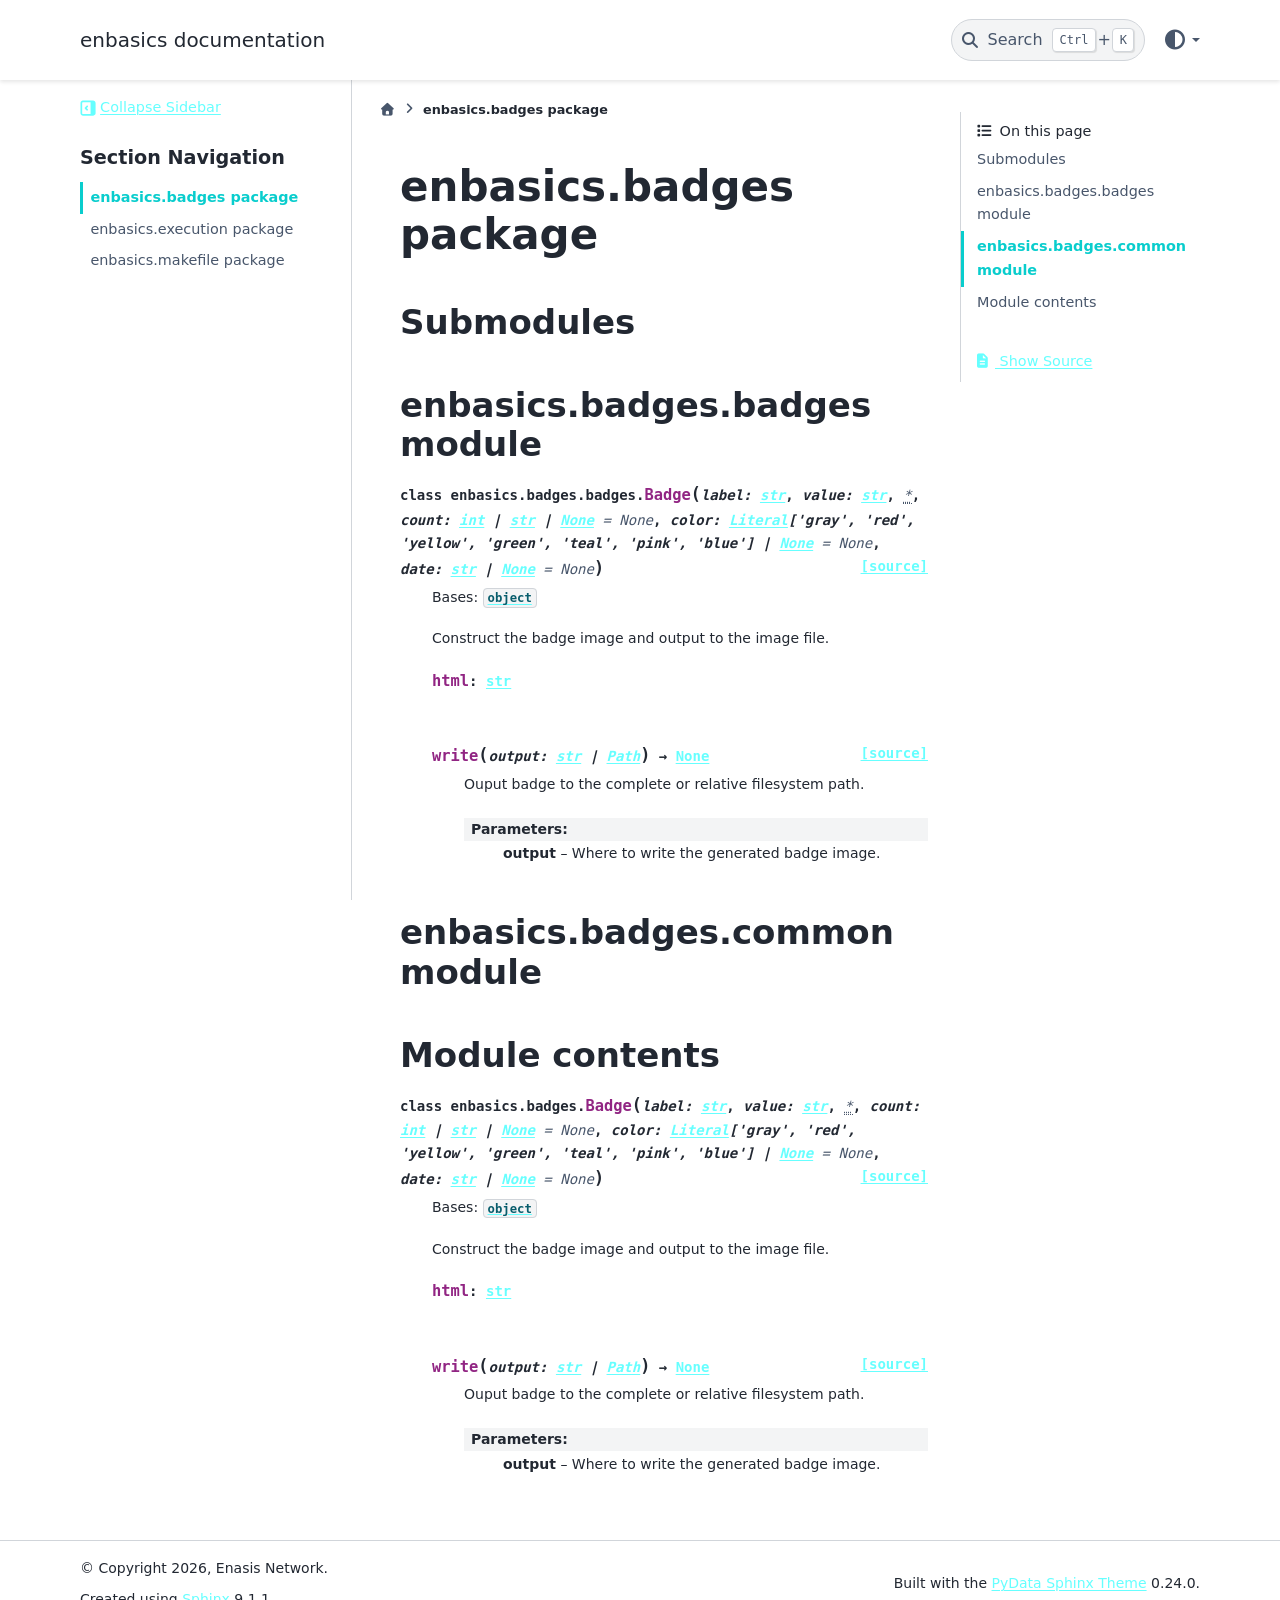
<file: sphinx/enbasics.badges.html>
<!DOCTYPE html>


<html lang="en" data-content_root="./" >

  <head>
    <meta charset="utf-8" />
    <meta name="viewport" content="width=device-width, initial-scale=1.0" /><meta name="viewport" content="width=device-width, initial-scale=1" />

    <title>enbasics.badges package &#8212; enbasics  documentation</title>
  
  
  
  <script data-cfasync="false">
    document.documentElement.dataset.mode = localStorage.getItem("mode") || "";
    document.documentElement.dataset.theme = localStorage.getItem("theme") || "";
  </script>
  <!--
    this give us a css class that will be invisible only if js is disabled
  -->
  <noscript>
    <style>
      .pst-js-only { display: none !important; }

    </style>
  </noscript>
  
  <!-- Loaded before other Sphinx assets -->
  <link href="_static/styles/theme.css?digest=75c7c72ae941e8b558d8" rel="stylesheet" />
<link href="_static/styles/pydata-sphinx-theme.css?digest=75c7c72ae941e8b558d8" rel="stylesheet" />

    <link rel="stylesheet" type="text/css" href="_static/pygments.css?v=8f2a1f02" />
    <link rel="stylesheet" type="text/css" href="_static/style.css?v=5a3af4f5" />
  
  <!-- So that users can add custom icons -->
  <script defer src="_static/scripts/fontawesome.js?digest=75c7c72ae941e8b558d8"></script>
  <!-- Pre-loaded scripts that we'll load fully later -->
  <link rel="preload" as="script" href="_static/scripts/bootstrap.js?digest=75c7c72ae941e8b558d8" />
<link rel="preload" as="script" href="_static/scripts/pydata-sphinx-theme.js?digest=75c7c72ae941e8b558d8" />

    <script src="_static/documentation_options.js?v=5929fcd5"></script>
    <script src="_static/doctools.js?v=fd6eb6e6"></script>
    <script src="_static/sphinx_highlight.js?v=6ffebe34"></script>
    <script>DOCUMENTATION_OPTIONS.pagename = 'enbasics.badges';</script>
    <script>DOCUMENTATION_OPTIONS.search_as_you_type = false;</script>
    <link rel="icon" href="_static/icon.png"/>
    <link rel="index" title="Index" href="genindex.html" />
    <link rel="search" title="Search" href="search.html" />
  <meta name="viewport" content="width=device-width, initial-scale=1"/>
  <meta name="color-scheme" content="light dark"/>
  <meta name="docsearch:language" content="en"/>
  <meta name="docsearch:version" content="0.2.2" />
  
    
    <script src="_static/searchtools.js"></script>
    <script src="_static/language_data.js"></script>
    <script src="searchindex.js"></script>
  
  </head>
  <body data-default-mode="">
  
  
  <div id="pst-skip-link" class="skip-link d-print-none"><a href="#main-content">Skip to main content</a></div>

  
  <div id="pst-scroll-pixel-helper"></div>
  
  <button type="button" class="btn rounded-pill" id="pst-back-to-top">
    <i class="fa-solid fa-arrow-up"></i>Back to top</button>
  
  
  
  
  <dialog id="pst-search-dialog">
    
<form class="bd-search d-flex align-items-center"
      action="search.html"
      method="get">
  <i class="fa-solid fa-magnifying-glass"></i>
  <input type="search"
         class="form-control"
         name="q"
         placeholder="Search the docs ..."
         aria-label="Search the docs ..."
         autocomplete="off"
         autocorrect="off"
         autocapitalize="off"
         spellcheck="false"/>
  <span class="search-button__kbd-shortcut"><kbd class="kbd-shortcut__modifier">Ctrl</kbd>+<kbd>K</kbd></span>
</form>
  </dialog>

  <div class="pst-async-banner-revealer d-none">
  <aside id="bd-header-version-warning" class="d-none d-print-none" aria-label="Version warning"></aside>
</div>

  
    <header id="pst-header" class="bd-header navbar navbar-expand-lg bd-navbar d-print-none">
<div class="bd-header__inner bd-page-width">
  <button type="button" class="pst-navbar-icon sidebar-toggle primary-toggle" aria-label="Site navigation" aria-expanded="false" aria-controls="pst-primary-sidebar-modal">
    <span class="fa-solid fa-bars"></span>
  </button>
  
  
  <div class="col-lg-3 navbar-header-items__start">
    
      <div class="navbar-item">

  
    
  

<a class="navbar-brand logo" href="index.html">
  
  
  
  
  
  
    <p class="title logo__title">enbasics  documentation</p>
  
</a></div>
    
  </div>
  
  <div class="col-lg-9 navbar-header-items">
    
    <div class="me-auto navbar-header-items__center">
      
        <div class="navbar-item">
<nav>
  <ul class="bd-navbar-elements navbar-nav">
    
  </ul>
</nav></div>
      
    </div>
    
    
    <div class="navbar-header-items__end">
      
        <div class="navbar-item navbar-persistent--container">
          

<button type="button" class="btn search-button-field search-button__button pst-js-only" title="Search" aria-label="Search" data-bs-placement="bottom" data-bs-toggle="tooltip">
 <i class="fa-solid fa-magnifying-glass"></i>
 <span class="search-button__default-text">Search</span>
 <span class="search-button__kbd-shortcut"><kbd class="kbd-shortcut__modifier">Ctrl</kbd>+<kbd class="kbd-shortcut__modifier">K</kbd></span>
</button>
        </div>
      
      
        <div class="navbar-item">

<div class="theme-switch-container dropdown pst-js-only" data-bs-toggle="tooltip" data-bs-placement="bottom" title="Color mode">
  <button type="button" class="btn btn-sm nav-link pst-navbar-icon theme-switch-button dropdown-toggle" aria-label="Color mode" data-bs-toggle="dropdown">
    <i class="theme-switch fa-solid fa-sun fa-lg" data-mode="light" title="Light"></i>
    <i class="theme-switch fa-solid fa-moon fa-lg" data-mode="dark" title="Dark"></i>
    <i class="theme-switch fa-solid fa-circle-half-stroke fa-lg" data-mode="auto" title="System Settings"></i>
  </button>
  <ul class="dropdown-menu dropdown-menu-end">
    <li><button type="button" class="dropdown-item d-flex align-items-center theme-change-button" data-mode="auto"><i class="fa-solid fa-circle-half-stroke fa-lg me-1"></i>System Settings</button></li>
    <li><button type="button" class="dropdown-item d-flex align-items-center theme-change-button" data-mode="light"><i class="fa-solid fa-sun fa-lg me-1"></i>Light</button></li>
    <li><button type="button" class="dropdown-item d-flex align-items-center theme-change-button" data-mode="dark"><i class="fa-solid fa-moon fa-lg me-1"></i>Dark</button></li>
  </ul>
</div></div>
      
    </div>
    
  </div>
  
  
    <div class="navbar-persistent--mobile">

<button type="button" class="btn search-button-field search-button__button pst-js-only" title="Search" aria-label="Search" data-bs-placement="bottom" data-bs-toggle="tooltip">
 <i class="fa-solid fa-magnifying-glass"></i>
 <span class="search-button__default-text">Search</span>
 <span class="search-button__kbd-shortcut"><kbd class="kbd-shortcut__modifier">Ctrl</kbd>+<kbd class="kbd-shortcut__modifier">K</kbd></span>
</button>
    </div>
  

  
    <button type="button" class="pst-navbar-icon sidebar-toggle secondary-toggle" aria-label="On this page" aria-expanded="false" aria-controls="pst-secondary-sidebar-modal">
      <span class="fa-solid fa-outdent"></span>
    </button>
  
</div>

    </header>
  

  <div class="bd-container">
    <div class="bd-container__inner bd-page-width">
      
      
      
      <dialog id="pst-primary-sidebar-modal" tabindex="-1"></dialog>
      <div id="pst-primary-sidebar" class="bd-sidebar-primary bd-sidebar">
        

  
  <div class="sidebar-header-items sidebar-primary__section">
    
    
      <div class="sidebar-header-items__center">
        
          
          
            <div class="navbar-item">
<nav>
  <ul class="bd-navbar-elements navbar-nav">
    
  </ul>
</nav></div>
          
        
      </div>
    
    
    
      <div class="sidebar-header-items__end">
        
          <div class="navbar-item">

<div class="theme-switch-container dropdown pst-js-only" data-bs-toggle="tooltip" data-bs-placement="bottom" title="Color mode">
  <button type="button" class="btn btn-sm nav-link pst-navbar-icon theme-switch-button dropdown-toggle" aria-label="Color mode" data-bs-toggle="dropdown">
    <i class="theme-switch fa-solid fa-sun fa-lg" data-mode="light" title="Light"></i>
    <i class="theme-switch fa-solid fa-moon fa-lg" data-mode="dark" title="Dark"></i>
    <i class="theme-switch fa-solid fa-circle-half-stroke fa-lg" data-mode="auto" title="System Settings"></i>
  </button>
  <ul class="dropdown-menu dropdown-menu-end">
    <li><button type="button" class="dropdown-item d-flex align-items-center theme-change-button" data-mode="auto"><i class="fa-solid fa-circle-half-stroke fa-lg me-1"></i>System Settings</button></li>
    <li><button type="button" class="dropdown-item d-flex align-items-center theme-change-button" data-mode="light"><i class="fa-solid fa-sun fa-lg me-1"></i>Light</button></li>
    <li><button type="button" class="dropdown-item d-flex align-items-center theme-change-button" data-mode="dark"><i class="fa-solid fa-moon fa-lg me-1"></i>Dark</button></li>
  </ul>
</div></div>
        
      </div>
    
  </div>
  
    <div class="sidebar-primary-items__start sidebar-primary__section">
        <div class="sidebar-primary-item pst-sidebar-collapse"><button type="button" id="pst-collapse-sidebar-button" aria-expanded="true" aria-controls="pst-primary-sidebar">
  <svg class="pst-icon" role="img" aria-hidden="true" focusable="false" viewBox="0 0 16 16" xmlns="http://www.w3.org/2000/svg">
    <path fill="currentColor" d="M3 15.5C2.36232 15.5 1.74874 15.2564 1.28478 14.8189C0.820828 14.3815 0.541576 13.7832 0.504167 13.1467L0.5 13L0.5 3C0.499965 2.36232 0.743605 1.74874 1.18107 1.28478C1.61854 0.820828 2.21676 0.541576 2.85333 0.504167L3 0.5L13 0.5C13.6377 0.499965 14.2513 0.743605 14.7152 1.18107C15.1792 1.61854 15.4584 2.21676 15.4958 2.85333L15.5 3L15.5 13C15.5 13.6377 15.2564 14.2513 14.8189 14.7152C14.3815 15.1792 13.7832 15.4584 13.1467 15.4958L13 15.5L3 15.5ZM3 13.8333L10.5 13.8333L10.5 2.16667L3 2.16667C2.79589 2.16669 2.59889 2.24163 2.44636 2.37726C2.29383 2.5129 2.19638 2.69979 2.1725 2.9025L2.16667 3L2.16667 13C2.16669 13.2041 2.24163 13.4011 2.37726 13.5536C2.5129 13.7062 2.69979 13.8036 2.9025 13.8275L3 13.8333ZM6.65583 10.325L6.5775 10.2558L4.91083 8.58917C4.76735 8.44567 4.68116 8.25476 4.66843 8.05223C4.65569 7.84971 4.71729 7.6495 4.84167 7.48917L4.91083 7.41083L6.5775 5.74417C6.72747 5.59471 6.9287 5.50794 7.14032 5.50148C7.35194 5.49502 7.55809 5.56935 7.7169 5.70937C7.8757 5.8494 7.97525 6.04463 7.99533 6.25539C8.01541 6.46616 7.95451 6.67667 7.825 6.84417L7.75583 6.9225L6.67917 8L7.75583 9.0775C7.89931 9.22099 7.98551 9.41191 7.99824 9.61443C8.01097 9.81695 7.94938 10.0172 7.825 10.1775L7.75583 10.2558C7.61234 10.3993 7.42142 10.4855 7.2189 10.4982C7.01638 10.511 6.81617 10.4494 6.65583 10.325Z"/>
  </svg>
  <span class="pst-collapse-sidebar-label">Collapse Sidebar</span>
  <span class="pst-expand-sidebar-label">Expand Sidebar</span>
</button></div>
        <div class="sidebar-primary-item">

<nav class="bd-docs-nav bd-links"
     aria-label="Section Navigation">
  <p class="bd-links__title" role="heading" aria-level="1">Section Navigation</p>
  <div class="bd-toc-item navbar-nav"><ul class="current nav bd-sidenav">
<li class="toctree-l1 current active"><a aria-current="page" class="current reference internal" href="#">enbasics.badges package</a></li>
<li class="toctree-l1"><a class="reference internal" href="enbasics.execution.html">enbasics.execution package</a></li>
<li class="toctree-l1"><a class="reference internal" href="enbasics.makefile.html">enbasics.makefile package</a></li>
</ul>
</div>
</nav></div>
    </div>
  
  
  <div class="sidebar-primary-items__end sidebar-primary__section">
      <div class="sidebar-primary-item">
<div id="ethical-ad-placement"
      class="flat"
      data-ea-publisher="readthedocs"
      data-ea-type="readthedocs-sidebar"
      data-ea-manual="true">
</div></div>
  </div>


      </div>
      
      <main id="main-content" class="bd-main" role="main">
        
        
          <div class="bd-content">
            <div class="bd-article-container">
              
              <div class="bd-header-article d-print-none">
<div class="header-article-items header-article__inner">
  
    <div class="header-article-items__start">
      
        <div class="header-article-item">

<nav aria-label="Breadcrumb" class="d-print-none">
  <ul class="bd-breadcrumbs">
    
    <li class="breadcrumb-item breadcrumb-home">
      <a href="index.html" class="nav-link" aria-label="Home">
        <i class="fa-solid fa-house"></i>
      </a>
    </li>
    <li class="breadcrumb-item active" aria-current="page"><span class="ellipsis">enbasics.badges package</span></li>
  </ul>
</nav>
</div>
      
    </div>
  
  
</div>
</div>
              
              
              
                
<div id="searchbox"></div>
                <article class="bd-article">
                  
  <section id="enbasics-badges-package">
<h1>enbasics.badges package<a class="headerlink" href="#enbasics-badges-package" title="Link to this heading">#</a></h1>
<section id="submodules">
<h2>Submodules<a class="headerlink" href="#submodules" title="Link to this heading">#</a></h2>
</section>
<section id="module-enbasics.badges.badges">
<span id="enbasics-badges-badges-module"></span><h2>enbasics.badges.badges module<a class="headerlink" href="#module-enbasics.badges.badges" title="Link to this heading">#</a></h2>
<dl class="py class">
<dt class="sig sig-object py" id="enbasics.badges.badges.Badge">
<span class="property"><span class="k"><span class="pre">class</span></span><span class="w"> </span></span><span class="sig-prename descclassname"><span class="pre">enbasics.badges.badges.</span></span><span class="sig-name descname"><span class="pre">Badge</span></span><span class="sig-paren">(</span><em class="sig-param"><span class="n"><span class="pre">label</span></span><span class="p"><span class="pre">:</span></span><span class="w"> </span><span class="n"><a class="reference external" href="https://docs.python.org/3/builtins/stdtypes.html#str" title="(in Python v3.15)"><span class="pre">str</span></a></span></em>, <em class="sig-param"><span class="n"><span class="pre">value</span></span><span class="p"><span class="pre">:</span></span><span class="w"> </span><span class="n"><a class="reference external" href="https://docs.python.org/3/builtins/stdtypes.html#str" title="(in Python v3.15)"><span class="pre">str</span></a></span></em>, <em class="sig-param"><span class="keyword-only-separator o"><abbr title="Keyword-only parameters separator (PEP 3102)"><span class="pre">*</span></abbr></span></em>, <em class="sig-param"><span class="n"><span class="pre">count</span></span><span class="p"><span class="pre">:</span></span><span class="w"> </span><span class="n"><a class="reference external" href="https://docs.python.org/3/builtins/functions.html#int" title="(in Python v3.15)"><span class="pre">int</span></a><span class="w"> </span><span class="p"><span class="pre">|</span></span><span class="w"> </span><a class="reference external" href="https://docs.python.org/3/builtins/stdtypes.html#str" title="(in Python v3.15)"><span class="pre">str</span></a><span class="w"> </span><span class="p"><span class="pre">|</span></span><span class="w"> </span><a class="reference external" href="https://docs.python.org/3/builtins/constants.html#None" title="(in Python v3.15)"><span class="pre">None</span></a></span><span class="w"> </span><span class="o"><span class="pre">=</span></span><span class="w"> </span><span class="default_value"><span class="pre">None</span></span></em>, <em class="sig-param"><span class="n"><span class="pre">color</span></span><span class="p"><span class="pre">:</span></span><span class="w"> </span><span class="n"><a class="reference external" href="https://docs.python.org/3/library/typing.html#typing.Literal" title="(in Python v3.15)"><span class="pre">Literal</span></a><span class="p"><span class="pre">[</span></span><span class="s"><span class="pre">'gray'</span></span><span class="p"><span class="pre">,</span></span><span class="w"> </span><span class="s"><span class="pre">'red'</span></span><span class="p"><span class="pre">,</span></span><span class="w"> </span><span class="s"><span class="pre">'yellow'</span></span><span class="p"><span class="pre">,</span></span><span class="w"> </span><span class="s"><span class="pre">'green'</span></span><span class="p"><span class="pre">,</span></span><span class="w"> </span><span class="s"><span class="pre">'teal'</span></span><span class="p"><span class="pre">,</span></span><span class="w"> </span><span class="s"><span class="pre">'pink'</span></span><span class="p"><span class="pre">,</span></span><span class="w"> </span><span class="s"><span class="pre">'blue'</span></span><span class="p"><span class="pre">]</span></span><span class="w"> </span><span class="p"><span class="pre">|</span></span><span class="w"> </span><a class="reference external" href="https://docs.python.org/3/builtins/constants.html#None" title="(in Python v3.15)"><span class="pre">None</span></a></span><span class="w"> </span><span class="o"><span class="pre">=</span></span><span class="w"> </span><span class="default_value"><span class="pre">None</span></span></em>, <em class="sig-param"><span class="n"><span class="pre">date</span></span><span class="p"><span class="pre">:</span></span><span class="w"> </span><span class="n"><a class="reference external" href="https://docs.python.org/3/builtins/stdtypes.html#str" title="(in Python v3.15)"><span class="pre">str</span></a><span class="w"> </span><span class="p"><span class="pre">|</span></span><span class="w"> </span><a class="reference external" href="https://docs.python.org/3/builtins/constants.html#None" title="(in Python v3.15)"><span class="pre">None</span></a></span><span class="w"> </span><span class="o"><span class="pre">=</span></span><span class="w"> </span><span class="default_value"><span class="pre">None</span></span></em><span class="sig-paren">)</span><a class="reference internal" href="_modules/enbasics/badges/badges.html#Badge"><span class="viewcode-link"><span class="pre">[source]</span></span></a><a class="headerlink" href="#enbasics.badges.badges.Badge" title="Link to this definition">#</a></dt>
<dd><p>Bases: <a class="reference external" href="https://docs.python.org/3/builtins/functions.html#object" title="(in Python v3.15)"><code class="xref py py-class docutils literal notranslate"><span class="pre">object</span></code></a></p>
<p>Construct the badge image and output to the image file.</p>
<dl class="py attribute">
<dt class="sig sig-object py" id="enbasics.badges.badges.Badge.html">
<span class="sig-name descname"><span class="pre">html</span></span><span class="property"><span class="p"><span class="pre">:</span></span><span class="w"> </span><a class="reference external" href="https://docs.python.org/3/builtins/stdtypes.html#str" title="(in Python v3.15)"><span class="pre">str</span></a></span><a class="headerlink" href="#enbasics.badges.badges.Badge.html" title="Link to this definition">#</a></dt>
<dd></dd></dl>

<dl class="py method">
<dt class="sig sig-object py" id="enbasics.badges.badges.Badge.write">
<span class="sig-name descname"><span class="pre">write</span></span><span class="sig-paren">(</span><em class="sig-param"><span class="n"><span class="pre">output</span></span><span class="p"><span class="pre">:</span></span><span class="w"> </span><span class="n"><a class="reference external" href="https://docs.python.org/3/builtins/stdtypes.html#str" title="(in Python v3.15)"><span class="pre">str</span></a><span class="w"> </span><span class="p"><span class="pre">|</span></span><span class="w"> </span><a class="reference external" href="https://docs.python.org/3/library/pathlib.html#pathlib.Path" title="(in Python v3.15)"><span class="pre">Path</span></a></span></em><span class="sig-paren">)</span> <span class="sig-return"><span class="sig-return-icon">&#x2192;</span> <span class="sig-return-typehint"><a class="reference external" href="https://docs.python.org/3/builtins/constants.html#None" title="(in Python v3.15)"><span class="pre">None</span></a></span></span><a class="reference internal" href="_modules/enbasics/badges/badges.html#Badge.write"><span class="viewcode-link"><span class="pre">[source]</span></span></a><a class="headerlink" href="#enbasics.badges.badges.Badge.write" title="Link to this definition">#</a></dt>
<dd><p>Ouput badge to the complete or relative filesystem path.</p>
<dl class="field-list simple">
<dt class="field-odd">Parameters<span class="colon">:</span></dt>
<dd class="field-odd"><p><strong>output</strong> – Where to write the generated badge image.</p>
</dd>
</dl>
</dd></dl>

</dd></dl>

</section>
<section id="module-enbasics.badges.common">
<span id="enbasics-badges-common-module"></span><h2>enbasics.badges.common module<a class="headerlink" href="#module-enbasics.badges.common" title="Link to this heading">#</a></h2>
</section>
<section id="module-enbasics.badges">
<span id="module-contents"></span><h2>Module contents<a class="headerlink" href="#module-enbasics.badges" title="Link to this heading">#</a></h2>
<dl class="py class">
<dt class="sig sig-object py" id="enbasics.badges.Badge">
<span class="property"><span class="k"><span class="pre">class</span></span><span class="w"> </span></span><span class="sig-prename descclassname"><span class="pre">enbasics.badges.</span></span><span class="sig-name descname"><span class="pre">Badge</span></span><span class="sig-paren">(</span><em class="sig-param"><span class="n"><span class="pre">label</span></span><span class="p"><span class="pre">:</span></span><span class="w"> </span><span class="n"><a class="reference external" href="https://docs.python.org/3/builtins/stdtypes.html#str" title="(in Python v3.15)"><span class="pre">str</span></a></span></em>, <em class="sig-param"><span class="n"><span class="pre">value</span></span><span class="p"><span class="pre">:</span></span><span class="w"> </span><span class="n"><a class="reference external" href="https://docs.python.org/3/builtins/stdtypes.html#str" title="(in Python v3.15)"><span class="pre">str</span></a></span></em>, <em class="sig-param"><span class="keyword-only-separator o"><abbr title="Keyword-only parameters separator (PEP 3102)"><span class="pre">*</span></abbr></span></em>, <em class="sig-param"><span class="n"><span class="pre">count</span></span><span class="p"><span class="pre">:</span></span><span class="w"> </span><span class="n"><a class="reference external" href="https://docs.python.org/3/builtins/functions.html#int" title="(in Python v3.15)"><span class="pre">int</span></a><span class="w"> </span><span class="p"><span class="pre">|</span></span><span class="w"> </span><a class="reference external" href="https://docs.python.org/3/builtins/stdtypes.html#str" title="(in Python v3.15)"><span class="pre">str</span></a><span class="w"> </span><span class="p"><span class="pre">|</span></span><span class="w"> </span><a class="reference external" href="https://docs.python.org/3/builtins/constants.html#None" title="(in Python v3.15)"><span class="pre">None</span></a></span><span class="w"> </span><span class="o"><span class="pre">=</span></span><span class="w"> </span><span class="default_value"><span class="pre">None</span></span></em>, <em class="sig-param"><span class="n"><span class="pre">color</span></span><span class="p"><span class="pre">:</span></span><span class="w"> </span><span class="n"><a class="reference external" href="https://docs.python.org/3/library/typing.html#typing.Literal" title="(in Python v3.15)"><span class="pre">Literal</span></a><span class="p"><span class="pre">[</span></span><span class="s"><span class="pre">'gray'</span></span><span class="p"><span class="pre">,</span></span><span class="w"> </span><span class="s"><span class="pre">'red'</span></span><span class="p"><span class="pre">,</span></span><span class="w"> </span><span class="s"><span class="pre">'yellow'</span></span><span class="p"><span class="pre">,</span></span><span class="w"> </span><span class="s"><span class="pre">'green'</span></span><span class="p"><span class="pre">,</span></span><span class="w"> </span><span class="s"><span class="pre">'teal'</span></span><span class="p"><span class="pre">,</span></span><span class="w"> </span><span class="s"><span class="pre">'pink'</span></span><span class="p"><span class="pre">,</span></span><span class="w"> </span><span class="s"><span class="pre">'blue'</span></span><span class="p"><span class="pre">]</span></span><span class="w"> </span><span class="p"><span class="pre">|</span></span><span class="w"> </span><a class="reference external" href="https://docs.python.org/3/builtins/constants.html#None" title="(in Python v3.15)"><span class="pre">None</span></a></span><span class="w"> </span><span class="o"><span class="pre">=</span></span><span class="w"> </span><span class="default_value"><span class="pre">None</span></span></em>, <em class="sig-param"><span class="n"><span class="pre">date</span></span><span class="p"><span class="pre">:</span></span><span class="w"> </span><span class="n"><a class="reference external" href="https://docs.python.org/3/builtins/stdtypes.html#str" title="(in Python v3.15)"><span class="pre">str</span></a><span class="w"> </span><span class="p"><span class="pre">|</span></span><span class="w"> </span><a class="reference external" href="https://docs.python.org/3/builtins/constants.html#None" title="(in Python v3.15)"><span class="pre">None</span></a></span><span class="w"> </span><span class="o"><span class="pre">=</span></span><span class="w"> </span><span class="default_value"><span class="pre">None</span></span></em><span class="sig-paren">)</span><a class="reference internal" href="_modules/enbasics/badges/badges.html#Badge"><span class="viewcode-link"><span class="pre">[source]</span></span></a><a class="headerlink" href="#enbasics.badges.Badge" title="Link to this definition">#</a></dt>
<dd><p>Bases: <a class="reference external" href="https://docs.python.org/3/builtins/functions.html#object" title="(in Python v3.15)"><code class="xref py py-class docutils literal notranslate"><span class="pre">object</span></code></a></p>
<p>Construct the badge image and output to the image file.</p>
<dl class="py attribute">
<dt class="sig sig-object py" id="enbasics.badges.Badge.html">
<span class="sig-name descname"><span class="pre">html</span></span><span class="property"><span class="p"><span class="pre">:</span></span><span class="w"> </span><a class="reference external" href="https://docs.python.org/3/builtins/stdtypes.html#str" title="(in Python v3.15)"><span class="pre">str</span></a></span><a class="headerlink" href="#enbasics.badges.Badge.html" title="Link to this definition">#</a></dt>
<dd></dd></dl>

<dl class="py method">
<dt class="sig sig-object py" id="enbasics.badges.Badge.write">
<span class="sig-name descname"><span class="pre">write</span></span><span class="sig-paren">(</span><em class="sig-param"><span class="n"><span class="pre">output</span></span><span class="p"><span class="pre">:</span></span><span class="w"> </span><span class="n"><a class="reference external" href="https://docs.python.org/3/builtins/stdtypes.html#str" title="(in Python v3.15)"><span class="pre">str</span></a><span class="w"> </span><span class="p"><span class="pre">|</span></span><span class="w"> </span><a class="reference external" href="https://docs.python.org/3/library/pathlib.html#pathlib.Path" title="(in Python v3.15)"><span class="pre">Path</span></a></span></em><span class="sig-paren">)</span> <span class="sig-return"><span class="sig-return-icon">&#x2192;</span> <span class="sig-return-typehint"><a class="reference external" href="https://docs.python.org/3/builtins/constants.html#None" title="(in Python v3.15)"><span class="pre">None</span></a></span></span><a class="reference internal" href="_modules/enbasics/badges/badges.html#Badge.write"><span class="viewcode-link"><span class="pre">[source]</span></span></a><a class="headerlink" href="#enbasics.badges.Badge.write" title="Link to this definition">#</a></dt>
<dd><p>Ouput badge to the complete or relative filesystem path.</p>
<dl class="field-list simple">
<dt class="field-odd">Parameters<span class="colon">:</span></dt>
<dd class="field-odd"><p><strong>output</strong> – Where to write the generated badge image.</p>
</dd>
</dl>
</dd></dl>

</dd></dl>

</section>
</section>


                </article>
              
              
              
              
              
                <footer class="prev-next-footer d-print-none">
                  
<div class="prev-next-area">
</div>
                </footer>
              
            </div>
            
            
              
                <dialog id="pst-secondary-sidebar-modal" tabindex="-1"></dialog>
                <div id="pst-secondary-sidebar" class="bd-sidebar-secondary bd-toc"><div class="sidebar-secondary-items sidebar-secondary__inner">


  <div class="sidebar-secondary-item">
<div
    id="pst-page-navigation-heading-2"
    class="page-toc tocsection onthispage">
    <i class="fa-solid fa-list"></i> On this page
  </div>
  <nav id="pst-page-toc-nav" class="page-toc" aria-labelledby="pst-page-navigation-heading-2">
    <ul class="pst-show_toc_level nav section-nav flex-column">
<li class="toc-h2 nav-item toc-entry"><a class="reference internal nav-link" href="#submodules">Submodules</a></li>
<li class="toc-h2 nav-item toc-entry"><a class="reference internal nav-link" href="#module-enbasics.badges.badges">enbasics.badges.badges module</a><ul class="nav section-nav flex-column">
<li class="toc-h3 nav-item toc-entry"><a class="reference internal nav-link" href="#enbasics.badges.badges.Badge"><code class="docutils literal notranslate"><span class="pre">Badge</span></code></a><ul class="nav section-nav flex-column">
<li class="toc-h4 nav-item toc-entry"><a class="reference internal nav-link" href="#enbasics.badges.badges.Badge.html"><code class="docutils literal notranslate"><span class="pre">Badge.html</span></code></a></li>
<li class="toc-h4 nav-item toc-entry"><a class="reference internal nav-link" href="#enbasics.badges.badges.Badge.write"><code class="docutils literal notranslate"><span class="pre">Badge.write()</span></code></a></li>
</ul>
</li>
</ul>
</li>
<li class="toc-h2 nav-item toc-entry"><a class="reference internal nav-link" href="#module-enbasics.badges.common">enbasics.badges.common module</a></li>
<li class="toc-h2 nav-item toc-entry"><a class="reference internal nav-link" href="#module-enbasics.badges">Module contents</a><ul class="nav section-nav flex-column">
<li class="toc-h3 nav-item toc-entry"><a class="reference internal nav-link" href="#enbasics.badges.Badge"><code class="docutils literal notranslate"><span class="pre">Badge</span></code></a><ul class="nav section-nav flex-column">
<li class="toc-h4 nav-item toc-entry"><a class="reference internal nav-link" href="#enbasics.badges.Badge.html"><code class="docutils literal notranslate"><span class="pre">Badge.html</span></code></a></li>
<li class="toc-h4 nav-item toc-entry"><a class="reference internal nav-link" href="#enbasics.badges.Badge.write"><code class="docutils literal notranslate"><span class="pre">Badge.write()</span></code></a></li>
</ul>
</li>
</ul>
</li>
</ul>
  </nav></div>

  <div class="sidebar-secondary-item">

  <div class="tocsection sourcelink">
    <a href="_sources/enbasics.badges.rst.txt">
      <i class="fa-solid fa-file-lines"></i> Show Source
    </a>
  </div>
</div>

</div></div>
              
            
          </div>
          <footer class="bd-footer-content">
            
          </footer>
        
      </main>
    </div>
  </div>
  
  <!-- Scripts loaded after <body> so the DOM is not blocked -->
  <script defer src="_static/scripts/bootstrap.js?digest=75c7c72ae941e8b558d8"></script>
<script defer src="_static/scripts/pydata-sphinx-theme.js?digest=75c7c72ae941e8b558d8"></script>

  <footer class="bd-footer">
<div class="bd-footer__inner bd-page-width">
  
    <div class="footer-items__start">
      
        <div class="footer-item">

  <p class="copyright">
    
      © Copyright 2026, Enasis Network.
      <br/>
    
  </p>
</div>
      
        <div class="footer-item">

  <p class="sphinx-version">
    Created using <a href="https://www.sphinx-doc.org/">Sphinx</a> 9.1.1.
  </p>
</div>
      
    </div>
  
  
  
    <div class="footer-items__end">
      
        <div class="footer-item">
<p class="theme-version">
  <!-- # L10n: Setting the PST URL as an argument as this does not need to be localized -->
  Built with the <a href="https://pydata-sphinx-theme.readthedocs.io/en/stable/index.html">PyData Sphinx Theme</a> 0.24.0.
</p></div>
      
    </div>
  
</div>

  </footer>
  </body>
</html>
</file>
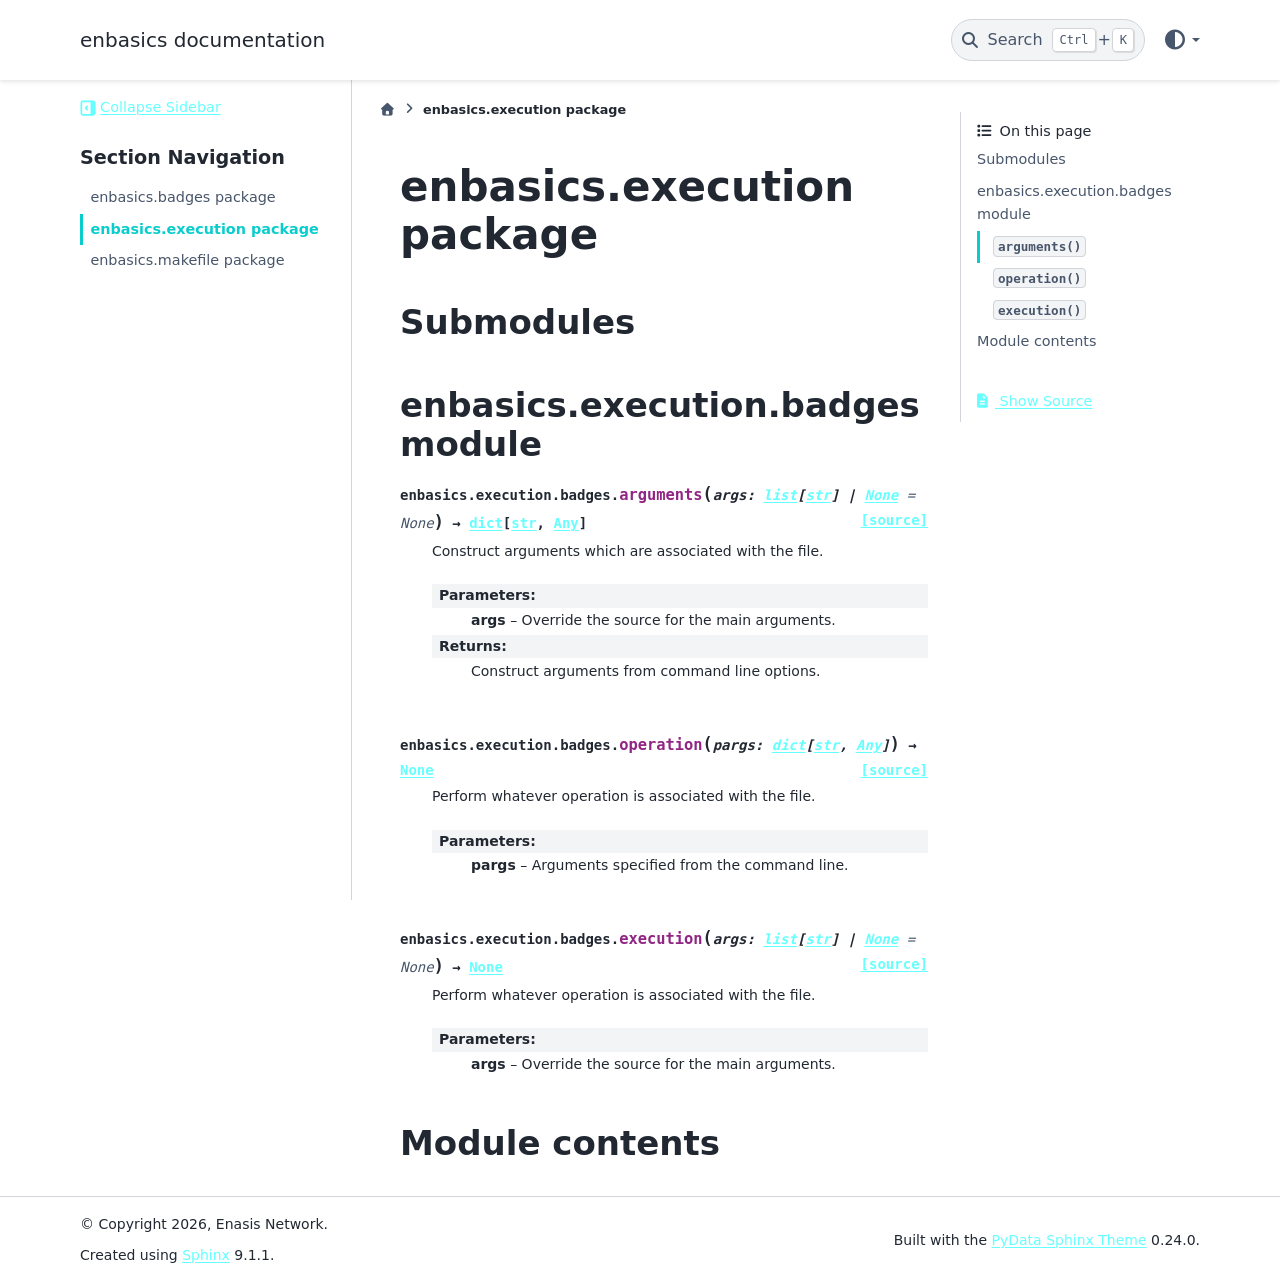
<file: sphinx/enbasics.execution.html>
<!DOCTYPE html>


<html lang="en" data-content_root="./" >

  <head>
    <meta charset="utf-8" />
    <meta name="viewport" content="width=device-width, initial-scale=1.0" /><meta name="viewport" content="width=device-width, initial-scale=1" />

    <title>enbasics.execution package &#8212; enbasics  documentation</title>
  
  
  
  <script data-cfasync="false">
    document.documentElement.dataset.mode = localStorage.getItem("mode") || "";
    document.documentElement.dataset.theme = localStorage.getItem("theme") || "";
  </script>
  <!--
    this give us a css class that will be invisible only if js is disabled
  -->
  <noscript>
    <style>
      .pst-js-only { display: none !important; }

    </style>
  </noscript>
  
  <!-- Loaded before other Sphinx assets -->
  <link href="_static/styles/theme.css?digest=75c7c72ae941e8b558d8" rel="stylesheet" />
<link href="_static/styles/pydata-sphinx-theme.css?digest=75c7c72ae941e8b558d8" rel="stylesheet" />

    <link rel="stylesheet" type="text/css" href="_static/pygments.css?v=8f2a1f02" />
    <link rel="stylesheet" type="text/css" href="_static/style.css?v=5a3af4f5" />
  
  <!-- So that users can add custom icons -->
  <script defer src="_static/scripts/fontawesome.js?digest=75c7c72ae941e8b558d8"></script>
  <!-- Pre-loaded scripts that we'll load fully later -->
  <link rel="preload" as="script" href="_static/scripts/bootstrap.js?digest=75c7c72ae941e8b558d8" />
<link rel="preload" as="script" href="_static/scripts/pydata-sphinx-theme.js?digest=75c7c72ae941e8b558d8" />

    <script src="_static/documentation_options.js?v=5929fcd5"></script>
    <script src="_static/doctools.js?v=fd6eb6e6"></script>
    <script src="_static/sphinx_highlight.js?v=6ffebe34"></script>
    <script>DOCUMENTATION_OPTIONS.pagename = 'enbasics.execution';</script>
    <script>DOCUMENTATION_OPTIONS.search_as_you_type = false;</script>
    <link rel="icon" href="_static/icon.png"/>
    <link rel="index" title="Index" href="genindex.html" />
    <link rel="search" title="Search" href="search.html" />
  <meta name="viewport" content="width=device-width, initial-scale=1"/>
  <meta name="color-scheme" content="light dark"/>
  <meta name="docsearch:language" content="en"/>
  <meta name="docsearch:version" content="0.2.2" />
  
    
    <script src="_static/searchtools.js"></script>
    <script src="_static/language_data.js"></script>
    <script src="searchindex.js"></script>
  
  </head>
  <body data-default-mode="">
  
  
  <div id="pst-skip-link" class="skip-link d-print-none"><a href="#main-content">Skip to main content</a></div>

  
  <div id="pst-scroll-pixel-helper"></div>
  
  <button type="button" class="btn rounded-pill" id="pst-back-to-top">
    <i class="fa-solid fa-arrow-up"></i>Back to top</button>
  
  
  
  
  <dialog id="pst-search-dialog">
    
<form class="bd-search d-flex align-items-center"
      action="search.html"
      method="get">
  <i class="fa-solid fa-magnifying-glass"></i>
  <input type="search"
         class="form-control"
         name="q"
         placeholder="Search the docs ..."
         aria-label="Search the docs ..."
         autocomplete="off"
         autocorrect="off"
         autocapitalize="off"
         spellcheck="false"/>
  <span class="search-button__kbd-shortcut"><kbd class="kbd-shortcut__modifier">Ctrl</kbd>+<kbd>K</kbd></span>
</form>
  </dialog>

  <div class="pst-async-banner-revealer d-none">
  <aside id="bd-header-version-warning" class="d-none d-print-none" aria-label="Version warning"></aside>
</div>

  
    <header id="pst-header" class="bd-header navbar navbar-expand-lg bd-navbar d-print-none">
<div class="bd-header__inner bd-page-width">
  <button type="button" class="pst-navbar-icon sidebar-toggle primary-toggle" aria-label="Site navigation" aria-expanded="false" aria-controls="pst-primary-sidebar-modal">
    <span class="fa-solid fa-bars"></span>
  </button>
  
  
  <div class="col-lg-3 navbar-header-items__start">
    
      <div class="navbar-item">

  
    
  

<a class="navbar-brand logo" href="index.html">
  
  
  
  
  
  
    <p class="title logo__title">enbasics  documentation</p>
  
</a></div>
    
  </div>
  
  <div class="col-lg-9 navbar-header-items">
    
    <div class="me-auto navbar-header-items__center">
      
        <div class="navbar-item">
<nav>
  <ul class="bd-navbar-elements navbar-nav">
    
  </ul>
</nav></div>
      
    </div>
    
    
    <div class="navbar-header-items__end">
      
        <div class="navbar-item navbar-persistent--container">
          

<button type="button" class="btn search-button-field search-button__button pst-js-only" title="Search" aria-label="Search" data-bs-placement="bottom" data-bs-toggle="tooltip">
 <i class="fa-solid fa-magnifying-glass"></i>
 <span class="search-button__default-text">Search</span>
 <span class="search-button__kbd-shortcut"><kbd class="kbd-shortcut__modifier">Ctrl</kbd>+<kbd class="kbd-shortcut__modifier">K</kbd></span>
</button>
        </div>
      
      
        <div class="navbar-item">

<div class="theme-switch-container dropdown pst-js-only" data-bs-toggle="tooltip" data-bs-placement="bottom" title="Color mode">
  <button type="button" class="btn btn-sm nav-link pst-navbar-icon theme-switch-button dropdown-toggle" aria-label="Color mode" data-bs-toggle="dropdown">
    <i class="theme-switch fa-solid fa-sun fa-lg" data-mode="light" title="Light"></i>
    <i class="theme-switch fa-solid fa-moon fa-lg" data-mode="dark" title="Dark"></i>
    <i class="theme-switch fa-solid fa-circle-half-stroke fa-lg" data-mode="auto" title="System Settings"></i>
  </button>
  <ul class="dropdown-menu dropdown-menu-end">
    <li><button type="button" class="dropdown-item d-flex align-items-center theme-change-button" data-mode="auto"><i class="fa-solid fa-circle-half-stroke fa-lg me-1"></i>System Settings</button></li>
    <li><button type="button" class="dropdown-item d-flex align-items-center theme-change-button" data-mode="light"><i class="fa-solid fa-sun fa-lg me-1"></i>Light</button></li>
    <li><button type="button" class="dropdown-item d-flex align-items-center theme-change-button" data-mode="dark"><i class="fa-solid fa-moon fa-lg me-1"></i>Dark</button></li>
  </ul>
</div></div>
      
    </div>
    
  </div>
  
  
    <div class="navbar-persistent--mobile">

<button type="button" class="btn search-button-field search-button__button pst-js-only" title="Search" aria-label="Search" data-bs-placement="bottom" data-bs-toggle="tooltip">
 <i class="fa-solid fa-magnifying-glass"></i>
 <span class="search-button__default-text">Search</span>
 <span class="search-button__kbd-shortcut"><kbd class="kbd-shortcut__modifier">Ctrl</kbd>+<kbd class="kbd-shortcut__modifier">K</kbd></span>
</button>
    </div>
  

  
    <button type="button" class="pst-navbar-icon sidebar-toggle secondary-toggle" aria-label="On this page" aria-expanded="false" aria-controls="pst-secondary-sidebar-modal">
      <span class="fa-solid fa-outdent"></span>
    </button>
  
</div>

    </header>
  

  <div class="bd-container">
    <div class="bd-container__inner bd-page-width">
      
      
      
      <dialog id="pst-primary-sidebar-modal" tabindex="-1"></dialog>
      <div id="pst-primary-sidebar" class="bd-sidebar-primary bd-sidebar">
        

  
  <div class="sidebar-header-items sidebar-primary__section">
    
    
      <div class="sidebar-header-items__center">
        
          
          
            <div class="navbar-item">
<nav>
  <ul class="bd-navbar-elements navbar-nav">
    
  </ul>
</nav></div>
          
        
      </div>
    
    
    
      <div class="sidebar-header-items__end">
        
          <div class="navbar-item">

<div class="theme-switch-container dropdown pst-js-only" data-bs-toggle="tooltip" data-bs-placement="bottom" title="Color mode">
  <button type="button" class="btn btn-sm nav-link pst-navbar-icon theme-switch-button dropdown-toggle" aria-label="Color mode" data-bs-toggle="dropdown">
    <i class="theme-switch fa-solid fa-sun fa-lg" data-mode="light" title="Light"></i>
    <i class="theme-switch fa-solid fa-moon fa-lg" data-mode="dark" title="Dark"></i>
    <i class="theme-switch fa-solid fa-circle-half-stroke fa-lg" data-mode="auto" title="System Settings"></i>
  </button>
  <ul class="dropdown-menu dropdown-menu-end">
    <li><button type="button" class="dropdown-item d-flex align-items-center theme-change-button" data-mode="auto"><i class="fa-solid fa-circle-half-stroke fa-lg me-1"></i>System Settings</button></li>
    <li><button type="button" class="dropdown-item d-flex align-items-center theme-change-button" data-mode="light"><i class="fa-solid fa-sun fa-lg me-1"></i>Light</button></li>
    <li><button type="button" class="dropdown-item d-flex align-items-center theme-change-button" data-mode="dark"><i class="fa-solid fa-moon fa-lg me-1"></i>Dark</button></li>
  </ul>
</div></div>
        
      </div>
    
  </div>
  
    <div class="sidebar-primary-items__start sidebar-primary__section">
        <div class="sidebar-primary-item pst-sidebar-collapse"><button type="button" id="pst-collapse-sidebar-button" aria-expanded="true" aria-controls="pst-primary-sidebar">
  <svg class="pst-icon" role="img" aria-hidden="true" focusable="false" viewBox="0 0 16 16" xmlns="http://www.w3.org/2000/svg">
    <path fill="currentColor" d="M3 15.5C2.36232 15.5 1.74874 15.2564 1.28478 14.8189C0.820828 14.3815 0.541576 13.7832 0.504167 13.1467L0.5 13L0.5 3C0.499965 2.36232 0.743605 1.74874 1.18107 1.28478C1.61854 0.820828 2.21676 0.541576 2.85333 0.504167L3 0.5L13 0.5C13.6377 0.499965 14.2513 0.743605 14.7152 1.18107C15.1792 1.61854 15.4584 2.21676 15.4958 2.85333L15.5 3L15.5 13C15.5 13.6377 15.2564 14.2513 14.8189 14.7152C14.3815 15.1792 13.7832 15.4584 13.1467 15.4958L13 15.5L3 15.5ZM3 13.8333L10.5 13.8333L10.5 2.16667L3 2.16667C2.79589 2.16669 2.59889 2.24163 2.44636 2.37726C2.29383 2.5129 2.19638 2.69979 2.1725 2.9025L2.16667 3L2.16667 13C2.16669 13.2041 2.24163 13.4011 2.37726 13.5536C2.5129 13.7062 2.69979 13.8036 2.9025 13.8275L3 13.8333ZM6.65583 10.325L6.5775 10.2558L4.91083 8.58917C4.76735 8.44567 4.68116 8.25476 4.66843 8.05223C4.65569 7.84971 4.71729 7.6495 4.84167 7.48917L4.91083 7.41083L6.5775 5.74417C6.72747 5.59471 6.9287 5.50794 7.14032 5.50148C7.35194 5.49502 7.55809 5.56935 7.7169 5.70937C7.8757 5.8494 7.97525 6.04463 7.99533 6.25539C8.01541 6.46616 7.95451 6.67667 7.825 6.84417L7.75583 6.9225L6.67917 8L7.75583 9.0775C7.89931 9.22099 7.98551 9.41191 7.99824 9.61443C8.01097 9.81695 7.94938 10.0172 7.825 10.1775L7.75583 10.2558C7.61234 10.3993 7.42142 10.4855 7.2189 10.4982C7.01638 10.511 6.81617 10.4494 6.65583 10.325Z"/>
  </svg>
  <span class="pst-collapse-sidebar-label">Collapse Sidebar</span>
  <span class="pst-expand-sidebar-label">Expand Sidebar</span>
</button></div>
        <div class="sidebar-primary-item">

<nav class="bd-docs-nav bd-links"
     aria-label="Section Navigation">
  <p class="bd-links__title" role="heading" aria-level="1">Section Navigation</p>
  <div class="bd-toc-item navbar-nav"><ul class="current nav bd-sidenav">
<li class="toctree-l1"><a class="reference internal" href="enbasics.badges.html">enbasics.badges package</a></li>
<li class="toctree-l1 current active"><a aria-current="page" class="current reference internal" href="#">enbasics.execution package</a></li>
<li class="toctree-l1"><a class="reference internal" href="enbasics.makefile.html">enbasics.makefile package</a></li>
</ul>
</div>
</nav></div>
    </div>
  
  
  <div class="sidebar-primary-items__end sidebar-primary__section">
      <div class="sidebar-primary-item">
<div id="ethical-ad-placement"
      class="flat"
      data-ea-publisher="readthedocs"
      data-ea-type="readthedocs-sidebar"
      data-ea-manual="true">
</div></div>
  </div>


      </div>
      
      <main id="main-content" class="bd-main" role="main">
        
        
          <div class="bd-content">
            <div class="bd-article-container">
              
              <div class="bd-header-article d-print-none">
<div class="header-article-items header-article__inner">
  
    <div class="header-article-items__start">
      
        <div class="header-article-item">

<nav aria-label="Breadcrumb" class="d-print-none">
  <ul class="bd-breadcrumbs">
    
    <li class="breadcrumb-item breadcrumb-home">
      <a href="index.html" class="nav-link" aria-label="Home">
        <i class="fa-solid fa-house"></i>
      </a>
    </li>
    <li class="breadcrumb-item active" aria-current="page"><span class="ellipsis">enbasics.execution package</span></li>
  </ul>
</nav>
</div>
      
    </div>
  
  
</div>
</div>
              
              
              
                
<div id="searchbox"></div>
                <article class="bd-article">
                  
  <section id="enbasics-execution-package">
<h1>enbasics.execution package<a class="headerlink" href="#enbasics-execution-package" title="Link to this heading">#</a></h1>
<section id="submodules">
<h2>Submodules<a class="headerlink" href="#submodules" title="Link to this heading">#</a></h2>
</section>
<section id="module-enbasics.execution.badges">
<span id="enbasics-execution-badges-module"></span><h2>enbasics.execution.badges module<a class="headerlink" href="#module-enbasics.execution.badges" title="Link to this heading">#</a></h2>
<dl class="py function">
<dt class="sig sig-object py" id="enbasics.execution.badges.arguments">
<span class="sig-prename descclassname"><span class="pre">enbasics.execution.badges.</span></span><span class="sig-name descname"><span class="pre">arguments</span></span><span class="sig-paren">(</span><em class="sig-param"><span class="n"><span class="pre">args</span></span><span class="p"><span class="pre">:</span></span><span class="w"> </span><span class="n"><a class="reference external" href="https://docs.python.org/3/builtins/stdtypes.html#list" title="(in Python v3.15)"><span class="pre">list</span></a><span class="p"><span class="pre">[</span></span><a class="reference external" href="https://docs.python.org/3/builtins/stdtypes.html#str" title="(in Python v3.15)"><span class="pre">str</span></a><span class="p"><span class="pre">]</span></span><span class="w"> </span><span class="p"><span class="pre">|</span></span><span class="w"> </span><a class="reference external" href="https://docs.python.org/3/builtins/constants.html#None" title="(in Python v3.15)"><span class="pre">None</span></a></span><span class="w"> </span><span class="o"><span class="pre">=</span></span><span class="w"> </span><span class="default_value"><span class="pre">None</span></span></em><span class="sig-paren">)</span> <span class="sig-return"><span class="sig-return-icon">&#x2192;</span> <span class="sig-return-typehint"><a class="reference external" href="https://docs.python.org/3/builtins/stdtypes.html#dict" title="(in Python v3.15)"><span class="pre">dict</span></a><span class="p"><span class="pre">[</span></span><a class="reference external" href="https://docs.python.org/3/builtins/stdtypes.html#str" title="(in Python v3.15)"><span class="pre">str</span></a><span class="p"><span class="pre">,</span></span><span class="w"> </span><a class="reference external" href="https://docs.python.org/3/library/typing.html#typing.Any" title="(in Python v3.15)"><span class="pre">Any</span></a><span class="p"><span class="pre">]</span></span></span></span><a class="reference internal" href="_modules/enbasics/execution/badges.html#arguments"><span class="viewcode-link"><span class="pre">[source]</span></span></a><a class="headerlink" href="#enbasics.execution.badges.arguments" title="Link to this definition">#</a></dt>
<dd><p>Construct arguments which are associated with the file.</p>
<dl class="field-list simple">
<dt class="field-odd">Parameters<span class="colon">:</span></dt>
<dd class="field-odd"><p><strong>args</strong> – Override the source for the main arguments.</p>
</dd>
<dt class="field-even">Returns<span class="colon">:</span></dt>
<dd class="field-even"><p>Construct arguments from command line options.</p>
</dd>
</dl>
</dd></dl>

<dl class="py function">
<dt class="sig sig-object py" id="enbasics.execution.badges.operation">
<span class="sig-prename descclassname"><span class="pre">enbasics.execution.badges.</span></span><span class="sig-name descname"><span class="pre">operation</span></span><span class="sig-paren">(</span><em class="sig-param"><span class="n"><span class="pre">pargs</span></span><span class="p"><span class="pre">:</span></span><span class="w"> </span><span class="n"><a class="reference external" href="https://docs.python.org/3/builtins/stdtypes.html#dict" title="(in Python v3.15)"><span class="pre">dict</span></a><span class="p"><span class="pre">[</span></span><a class="reference external" href="https://docs.python.org/3/builtins/stdtypes.html#str" title="(in Python v3.15)"><span class="pre">str</span></a><span class="p"><span class="pre">,</span></span><span class="w"> </span><a class="reference external" href="https://docs.python.org/3/library/typing.html#typing.Any" title="(in Python v3.15)"><span class="pre">Any</span></a><span class="p"><span class="pre">]</span></span></span></em><span class="sig-paren">)</span> <span class="sig-return"><span class="sig-return-icon">&#x2192;</span> <span class="sig-return-typehint"><a class="reference external" href="https://docs.python.org/3/builtins/constants.html#None" title="(in Python v3.15)"><span class="pre">None</span></a></span></span><a class="reference internal" href="_modules/enbasics/execution/badges.html#operation"><span class="viewcode-link"><span class="pre">[source]</span></span></a><a class="headerlink" href="#enbasics.execution.badges.operation" title="Link to this definition">#</a></dt>
<dd><p>Perform whatever operation is associated with the file.</p>
<dl class="field-list simple">
<dt class="field-odd">Parameters<span class="colon">:</span></dt>
<dd class="field-odd"><p><strong>pargs</strong> – Arguments specified from the command line.</p>
</dd>
</dl>
</dd></dl>

<dl class="py function">
<dt class="sig sig-object py" id="enbasics.execution.badges.execution">
<span class="sig-prename descclassname"><span class="pre">enbasics.execution.badges.</span></span><span class="sig-name descname"><span class="pre">execution</span></span><span class="sig-paren">(</span><em class="sig-param"><span class="n"><span class="pre">args</span></span><span class="p"><span class="pre">:</span></span><span class="w"> </span><span class="n"><a class="reference external" href="https://docs.python.org/3/builtins/stdtypes.html#list" title="(in Python v3.15)"><span class="pre">list</span></a><span class="p"><span class="pre">[</span></span><a class="reference external" href="https://docs.python.org/3/builtins/stdtypes.html#str" title="(in Python v3.15)"><span class="pre">str</span></a><span class="p"><span class="pre">]</span></span><span class="w"> </span><span class="p"><span class="pre">|</span></span><span class="w"> </span><a class="reference external" href="https://docs.python.org/3/builtins/constants.html#None" title="(in Python v3.15)"><span class="pre">None</span></a></span><span class="w"> </span><span class="o"><span class="pre">=</span></span><span class="w"> </span><span class="default_value"><span class="pre">None</span></span></em><span class="sig-paren">)</span> <span class="sig-return"><span class="sig-return-icon">&#x2192;</span> <span class="sig-return-typehint"><a class="reference external" href="https://docs.python.org/3/builtins/constants.html#None" title="(in Python v3.15)"><span class="pre">None</span></a></span></span><a class="reference internal" href="_modules/enbasics/execution/badges.html#execution"><span class="viewcode-link"><span class="pre">[source]</span></span></a><a class="headerlink" href="#enbasics.execution.badges.execution" title="Link to this definition">#</a></dt>
<dd><p>Perform whatever operation is associated with the file.</p>
<dl class="field-list simple">
<dt class="field-odd">Parameters<span class="colon">:</span></dt>
<dd class="field-odd"><p><strong>args</strong> – Override the source for the main arguments.</p>
</dd>
</dl>
</dd></dl>

</section>
<section id="module-enbasics.execution">
<span id="module-contents"></span><h2>Module contents<a class="headerlink" href="#module-enbasics.execution" title="Link to this heading">#</a></h2>
</section>
</section>


                </article>
              
              
              
              
              
                <footer class="prev-next-footer d-print-none">
                  
<div class="prev-next-area">
</div>
                </footer>
              
            </div>
            
            
              
                <dialog id="pst-secondary-sidebar-modal" tabindex="-1"></dialog>
                <div id="pst-secondary-sidebar" class="bd-sidebar-secondary bd-toc"><div class="sidebar-secondary-items sidebar-secondary__inner">


  <div class="sidebar-secondary-item">
<div
    id="pst-page-navigation-heading-2"
    class="page-toc tocsection onthispage">
    <i class="fa-solid fa-list"></i> On this page
  </div>
  <nav id="pst-page-toc-nav" class="page-toc" aria-labelledby="pst-page-navigation-heading-2">
    <ul class="pst-show_toc_level nav section-nav flex-column">
<li class="toc-h2 nav-item toc-entry"><a class="reference internal nav-link" href="#submodules">Submodules</a></li>
<li class="toc-h2 nav-item toc-entry"><a class="reference internal nav-link" href="#module-enbasics.execution.badges">enbasics.execution.badges module</a><ul class="nav section-nav flex-column">
<li class="toc-h3 nav-item toc-entry"><a class="reference internal nav-link" href="#enbasics.execution.badges.arguments"><code class="docutils literal notranslate"><span class="pre">arguments()</span></code></a></li>
<li class="toc-h3 nav-item toc-entry"><a class="reference internal nav-link" href="#enbasics.execution.badges.operation"><code class="docutils literal notranslate"><span class="pre">operation()</span></code></a></li>
<li class="toc-h3 nav-item toc-entry"><a class="reference internal nav-link" href="#enbasics.execution.badges.execution"><code class="docutils literal notranslate"><span class="pre">execution()</span></code></a></li>
</ul>
</li>
<li class="toc-h2 nav-item toc-entry"><a class="reference internal nav-link" href="#module-enbasics.execution">Module contents</a></li>
</ul>
  </nav></div>

  <div class="sidebar-secondary-item">

  <div class="tocsection sourcelink">
    <a href="_sources/enbasics.execution.rst.txt">
      <i class="fa-solid fa-file-lines"></i> Show Source
    </a>
  </div>
</div>

</div></div>
              
            
          </div>
          <footer class="bd-footer-content">
            
          </footer>
        
      </main>
    </div>
  </div>
  
  <!-- Scripts loaded after <body> so the DOM is not blocked -->
  <script defer src="_static/scripts/bootstrap.js?digest=75c7c72ae941e8b558d8"></script>
<script defer src="_static/scripts/pydata-sphinx-theme.js?digest=75c7c72ae941e8b558d8"></script>

  <footer class="bd-footer">
<div class="bd-footer__inner bd-page-width">
  
    <div class="footer-items__start">
      
        <div class="footer-item">

  <p class="copyright">
    
      © Copyright 2026, Enasis Network.
      <br/>
    
  </p>
</div>
      
        <div class="footer-item">

  <p class="sphinx-version">
    Created using <a href="https://www.sphinx-doc.org/">Sphinx</a> 9.1.1.
  </p>
</div>
      
    </div>
  
  
  
    <div class="footer-items__end">
      
        <div class="footer-item">
<p class="theme-version">
  <!-- # L10n: Setting the PST URL as an argument as this does not need to be localized -->
  Built with the <a href="https://pydata-sphinx-theme.readthedocs.io/en/stable/index.html">PyData Sphinx Theme</a> 0.24.0.
</p></div>
      
    </div>
  
</div>

  </footer>
  </body>
</html>
</file>
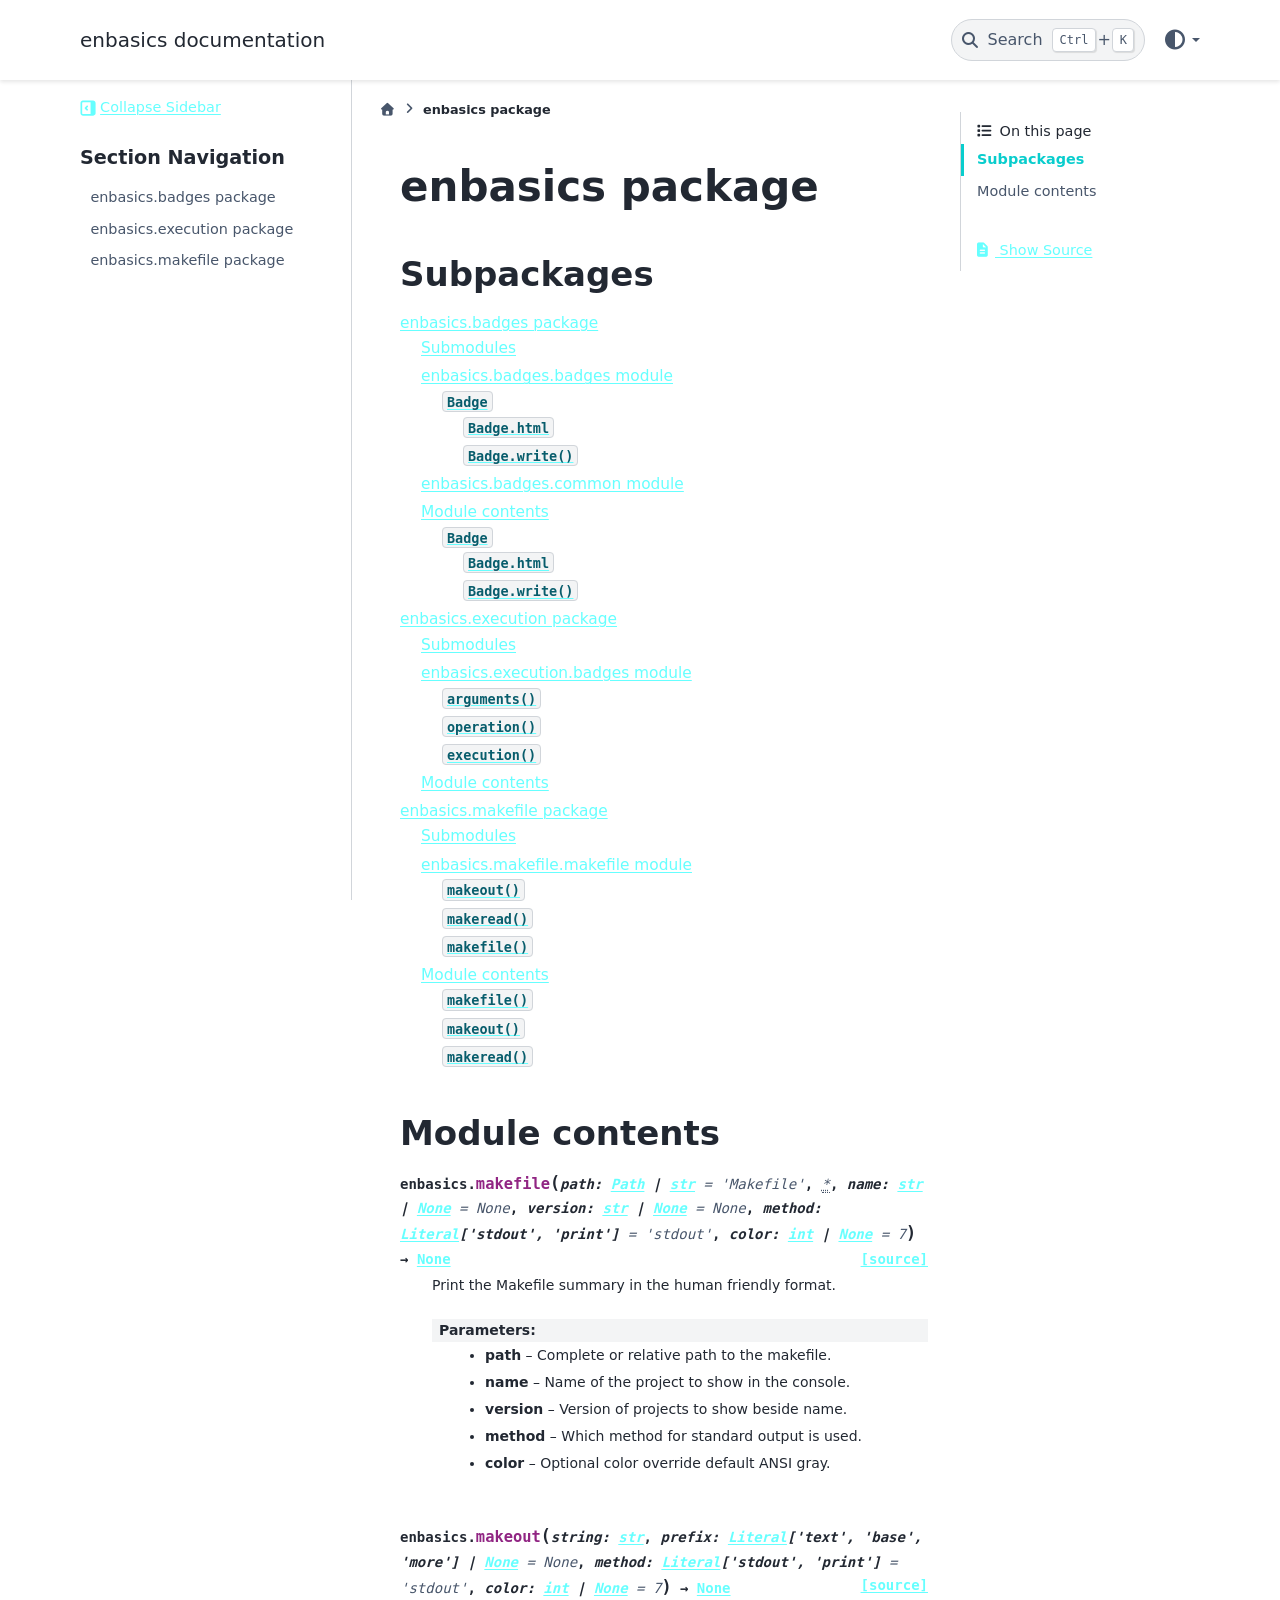
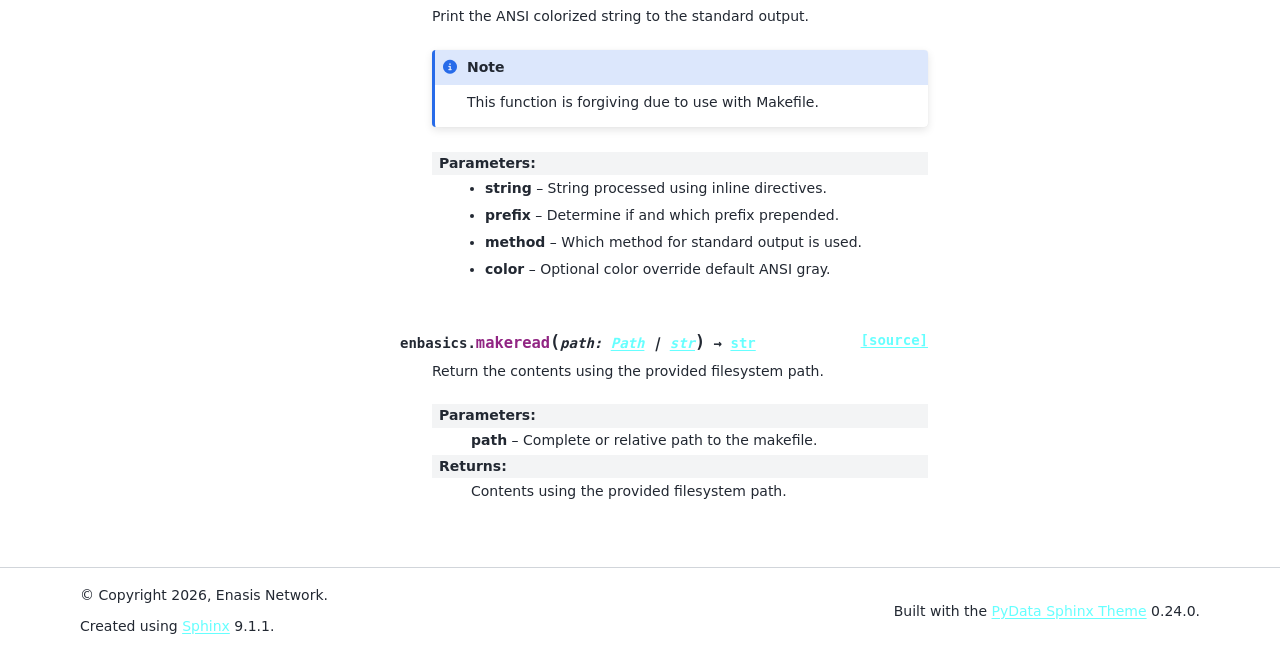
<file: sphinx/enbasics.html>
<!DOCTYPE html>


<html lang="en" data-content_root="./" >

  <head>
    <meta charset="utf-8" />
    <meta name="viewport" content="width=device-width, initial-scale=1.0" /><meta name="viewport" content="width=device-width, initial-scale=1" />

    <title>enbasics package &#8212; enbasics  documentation</title>
  
  
  
  <script data-cfasync="false">
    document.documentElement.dataset.mode = localStorage.getItem("mode") || "";
    document.documentElement.dataset.theme = localStorage.getItem("theme") || "";
  </script>
  <!--
    this give us a css class that will be invisible only if js is disabled
  -->
  <noscript>
    <style>
      .pst-js-only { display: none !important; }

    </style>
  </noscript>
  
  <!-- Loaded before other Sphinx assets -->
  <link href="_static/styles/theme.css?digest=75c7c72ae941e8b558d8" rel="stylesheet" />
<link href="_static/styles/pydata-sphinx-theme.css?digest=75c7c72ae941e8b558d8" rel="stylesheet" />

    <link rel="stylesheet" type="text/css" href="_static/pygments.css?v=8f2a1f02" />
    <link rel="stylesheet" type="text/css" href="_static/style.css?v=5a3af4f5" />
  
  <!-- So that users can add custom icons -->
  <script defer src="_static/scripts/fontawesome.js?digest=75c7c72ae941e8b558d8"></script>
  <!-- Pre-loaded scripts that we'll load fully later -->
  <link rel="preload" as="script" href="_static/scripts/bootstrap.js?digest=75c7c72ae941e8b558d8" />
<link rel="preload" as="script" href="_static/scripts/pydata-sphinx-theme.js?digest=75c7c72ae941e8b558d8" />

    <script src="_static/documentation_options.js?v=5929fcd5"></script>
    <script src="_static/doctools.js?v=fd6eb6e6"></script>
    <script src="_static/sphinx_highlight.js?v=6ffebe34"></script>
    <script>DOCUMENTATION_OPTIONS.pagename = 'enbasics';</script>
    <script>DOCUMENTATION_OPTIONS.search_as_you_type = false;</script>
    <link rel="icon" href="_static/icon.png"/>
    <link rel="index" title="Index" href="genindex.html" />
    <link rel="search" title="Search" href="search.html" />
  <meta name="viewport" content="width=device-width, initial-scale=1"/>
  <meta name="color-scheme" content="light dark"/>
  <meta name="docsearch:language" content="en"/>
  <meta name="docsearch:version" content="0.2.2" />
  
    
    <script src="_static/searchtools.js"></script>
    <script src="_static/language_data.js"></script>
    <script src="searchindex.js"></script>
  
  </head>
  <body data-default-mode="">
  
  
  <div id="pst-skip-link" class="skip-link d-print-none"><a href="#main-content">Skip to main content</a></div>

  
  <div id="pst-scroll-pixel-helper"></div>
  
  <button type="button" class="btn rounded-pill" id="pst-back-to-top">
    <i class="fa-solid fa-arrow-up"></i>Back to top</button>
  
  
  
  
  <dialog id="pst-search-dialog">
    
<form class="bd-search d-flex align-items-center"
      action="search.html"
      method="get">
  <i class="fa-solid fa-magnifying-glass"></i>
  <input type="search"
         class="form-control"
         name="q"
         placeholder="Search the docs ..."
         aria-label="Search the docs ..."
         autocomplete="off"
         autocorrect="off"
         autocapitalize="off"
         spellcheck="false"/>
  <span class="search-button__kbd-shortcut"><kbd class="kbd-shortcut__modifier">Ctrl</kbd>+<kbd>K</kbd></span>
</form>
  </dialog>

  <div class="pst-async-banner-revealer d-none">
  <aside id="bd-header-version-warning" class="d-none d-print-none" aria-label="Version warning"></aside>
</div>

  
    <header id="pst-header" class="bd-header navbar navbar-expand-lg bd-navbar d-print-none">
<div class="bd-header__inner bd-page-width">
  <button type="button" class="pst-navbar-icon sidebar-toggle primary-toggle" aria-label="Site navigation" aria-expanded="false" aria-controls="pst-primary-sidebar-modal">
    <span class="fa-solid fa-bars"></span>
  </button>
  
  
  <div class="col-lg-3 navbar-header-items__start">
    
      <div class="navbar-item">

  
    
  

<a class="navbar-brand logo" href="index.html">
  
  
  
  
  
  
    <p class="title logo__title">enbasics  documentation</p>
  
</a></div>
    
  </div>
  
  <div class="col-lg-9 navbar-header-items">
    
    <div class="me-auto navbar-header-items__center">
      
        <div class="navbar-item">
<nav>
  <ul class="bd-navbar-elements navbar-nav">
    
  </ul>
</nav></div>
      
    </div>
    
    
    <div class="navbar-header-items__end">
      
        <div class="navbar-item navbar-persistent--container">
          

<button type="button" class="btn search-button-field search-button__button pst-js-only" title="Search" aria-label="Search" data-bs-placement="bottom" data-bs-toggle="tooltip">
 <i class="fa-solid fa-magnifying-glass"></i>
 <span class="search-button__default-text">Search</span>
 <span class="search-button__kbd-shortcut"><kbd class="kbd-shortcut__modifier">Ctrl</kbd>+<kbd class="kbd-shortcut__modifier">K</kbd></span>
</button>
        </div>
      
      
        <div class="navbar-item">

<div class="theme-switch-container dropdown pst-js-only" data-bs-toggle="tooltip" data-bs-placement="bottom" title="Color mode">
  <button type="button" class="btn btn-sm nav-link pst-navbar-icon theme-switch-button dropdown-toggle" aria-label="Color mode" data-bs-toggle="dropdown">
    <i class="theme-switch fa-solid fa-sun fa-lg" data-mode="light" title="Light"></i>
    <i class="theme-switch fa-solid fa-moon fa-lg" data-mode="dark" title="Dark"></i>
    <i class="theme-switch fa-solid fa-circle-half-stroke fa-lg" data-mode="auto" title="System Settings"></i>
  </button>
  <ul class="dropdown-menu dropdown-menu-end">
    <li><button type="button" class="dropdown-item d-flex align-items-center theme-change-button" data-mode="auto"><i class="fa-solid fa-circle-half-stroke fa-lg me-1"></i>System Settings</button></li>
    <li><button type="button" class="dropdown-item d-flex align-items-center theme-change-button" data-mode="light"><i class="fa-solid fa-sun fa-lg me-1"></i>Light</button></li>
    <li><button type="button" class="dropdown-item d-flex align-items-center theme-change-button" data-mode="dark"><i class="fa-solid fa-moon fa-lg me-1"></i>Dark</button></li>
  </ul>
</div></div>
      
    </div>
    
  </div>
  
  
    <div class="navbar-persistent--mobile">

<button type="button" class="btn search-button-field search-button__button pst-js-only" title="Search" aria-label="Search" data-bs-placement="bottom" data-bs-toggle="tooltip">
 <i class="fa-solid fa-magnifying-glass"></i>
 <span class="search-button__default-text">Search</span>
 <span class="search-button__kbd-shortcut"><kbd class="kbd-shortcut__modifier">Ctrl</kbd>+<kbd class="kbd-shortcut__modifier">K</kbd></span>
</button>
    </div>
  

  
    <button type="button" class="pst-navbar-icon sidebar-toggle secondary-toggle" aria-label="On this page" aria-expanded="false" aria-controls="pst-secondary-sidebar-modal">
      <span class="fa-solid fa-outdent"></span>
    </button>
  
</div>

    </header>
  

  <div class="bd-container">
    <div class="bd-container__inner bd-page-width">
      
      
      
      <dialog id="pst-primary-sidebar-modal" tabindex="-1"></dialog>
      <div id="pst-primary-sidebar" class="bd-sidebar-primary bd-sidebar">
        

  
  <div class="sidebar-header-items sidebar-primary__section">
    
    
      <div class="sidebar-header-items__center">
        
          
          
            <div class="navbar-item">
<nav>
  <ul class="bd-navbar-elements navbar-nav">
    
  </ul>
</nav></div>
          
        
      </div>
    
    
    
      <div class="sidebar-header-items__end">
        
          <div class="navbar-item">

<div class="theme-switch-container dropdown pst-js-only" data-bs-toggle="tooltip" data-bs-placement="bottom" title="Color mode">
  <button type="button" class="btn btn-sm nav-link pst-navbar-icon theme-switch-button dropdown-toggle" aria-label="Color mode" data-bs-toggle="dropdown">
    <i class="theme-switch fa-solid fa-sun fa-lg" data-mode="light" title="Light"></i>
    <i class="theme-switch fa-solid fa-moon fa-lg" data-mode="dark" title="Dark"></i>
    <i class="theme-switch fa-solid fa-circle-half-stroke fa-lg" data-mode="auto" title="System Settings"></i>
  </button>
  <ul class="dropdown-menu dropdown-menu-end">
    <li><button type="button" class="dropdown-item d-flex align-items-center theme-change-button" data-mode="auto"><i class="fa-solid fa-circle-half-stroke fa-lg me-1"></i>System Settings</button></li>
    <li><button type="button" class="dropdown-item d-flex align-items-center theme-change-button" data-mode="light"><i class="fa-solid fa-sun fa-lg me-1"></i>Light</button></li>
    <li><button type="button" class="dropdown-item d-flex align-items-center theme-change-button" data-mode="dark"><i class="fa-solid fa-moon fa-lg me-1"></i>Dark</button></li>
  </ul>
</div></div>
        
      </div>
    
  </div>
  
    <div class="sidebar-primary-items__start sidebar-primary__section">
        <div class="sidebar-primary-item pst-sidebar-collapse"><button type="button" id="pst-collapse-sidebar-button" aria-expanded="true" aria-controls="pst-primary-sidebar">
  <svg class="pst-icon" role="img" aria-hidden="true" focusable="false" viewBox="0 0 16 16" xmlns="http://www.w3.org/2000/svg">
    <path fill="currentColor" d="M3 15.5C2.36232 15.5 1.74874 15.2564 1.28478 14.8189C0.820828 14.3815 0.541576 13.7832 0.504167 13.1467L0.5 13L0.5 3C0.499965 2.36232 0.743605 1.74874 1.18107 1.28478C1.61854 0.820828 2.21676 0.541576 2.85333 0.504167L3 0.5L13 0.5C13.6377 0.499965 14.2513 0.743605 14.7152 1.18107C15.1792 1.61854 15.4584 2.21676 15.4958 2.85333L15.5 3L15.5 13C15.5 13.6377 15.2564 14.2513 14.8189 14.7152C14.3815 15.1792 13.7832 15.4584 13.1467 15.4958L13 15.5L3 15.5ZM3 13.8333L10.5 13.8333L10.5 2.16667L3 2.16667C2.79589 2.16669 2.59889 2.24163 2.44636 2.37726C2.29383 2.5129 2.19638 2.69979 2.1725 2.9025L2.16667 3L2.16667 13C2.16669 13.2041 2.24163 13.4011 2.37726 13.5536C2.5129 13.7062 2.69979 13.8036 2.9025 13.8275L3 13.8333ZM6.65583 10.325L6.5775 10.2558L4.91083 8.58917C4.76735 8.44567 4.68116 8.25476 4.66843 8.05223C4.65569 7.84971 4.71729 7.6495 4.84167 7.48917L4.91083 7.41083L6.5775 5.74417C6.72747 5.59471 6.9287 5.50794 7.14032 5.50148C7.35194 5.49502 7.55809 5.56935 7.7169 5.70937C7.8757 5.8494 7.97525 6.04463 7.99533 6.25539C8.01541 6.46616 7.95451 6.67667 7.825 6.84417L7.75583 6.9225L6.67917 8L7.75583 9.0775C7.89931 9.22099 7.98551 9.41191 7.99824 9.61443C8.01097 9.81695 7.94938 10.0172 7.825 10.1775L7.75583 10.2558C7.61234 10.3993 7.42142 10.4855 7.2189 10.4982C7.01638 10.511 6.81617 10.4494 6.65583 10.325Z"/>
  </svg>
  <span class="pst-collapse-sidebar-label">Collapse Sidebar</span>
  <span class="pst-expand-sidebar-label">Expand Sidebar</span>
</button></div>
        <div class="sidebar-primary-item">

<nav class="bd-docs-nav bd-links"
     aria-label="Section Navigation">
  <p class="bd-links__title" role="heading" aria-level="1">Section Navigation</p>
  <div class="bd-toc-item navbar-nav"><ul class="nav bd-sidenav">
<li class="toctree-l1"><a class="reference internal" href="enbasics.badges.html">enbasics.badges package</a></li>
<li class="toctree-l1"><a class="reference internal" href="enbasics.execution.html">enbasics.execution package</a></li>
<li class="toctree-l1"><a class="reference internal" href="enbasics.makefile.html">enbasics.makefile package</a></li>
</ul>
</div>
</nav></div>
    </div>
  
  
  <div class="sidebar-primary-items__end sidebar-primary__section">
      <div class="sidebar-primary-item">
<div id="ethical-ad-placement"
      class="flat"
      data-ea-publisher="readthedocs"
      data-ea-type="readthedocs-sidebar"
      data-ea-manual="true">
</div></div>
  </div>


      </div>
      
      <main id="main-content" class="bd-main" role="main">
        
        
          <div class="bd-content">
            <div class="bd-article-container">
              
              <div class="bd-header-article d-print-none">
<div class="header-article-items header-article__inner">
  
    <div class="header-article-items__start">
      
        <div class="header-article-item">

<nav aria-label="Breadcrumb" class="d-print-none">
  <ul class="bd-breadcrumbs">
    
    <li class="breadcrumb-item breadcrumb-home">
      <a href="index.html" class="nav-link" aria-label="Home">
        <i class="fa-solid fa-house"></i>
      </a>
    </li>
    <li class="breadcrumb-item active" aria-current="page"><span class="ellipsis">enbasics package</span></li>
  </ul>
</nav>
</div>
      
    </div>
  
  
</div>
</div>
              
              
              
                
<div id="searchbox"></div>
                <article class="bd-article">
                  
  <section id="enbasics-package">
<h1>enbasics package<a class="headerlink" href="#enbasics-package" title="Link to this heading">#</a></h1>
<section id="subpackages">
<h2>Subpackages<a class="headerlink" href="#subpackages" title="Link to this heading">#</a></h2>
<div class="toctree-wrapper compound">
<ul>
<li class="toctree-l1"><a class="reference internal" href="enbasics.badges.html">enbasics.badges package</a><ul>
<li class="toctree-l2"><a class="reference internal" href="enbasics.badges.html#submodules">Submodules</a></li>
<li class="toctree-l2"><a class="reference internal" href="enbasics.badges.html#module-enbasics.badges.badges">enbasics.badges.badges module</a><ul>
<li class="toctree-l3"><a class="reference internal" href="enbasics.badges.html#enbasics.badges.badges.Badge"><code class="docutils literal notranslate"><span class="pre">Badge</span></code></a><ul>
<li class="toctree-l4"><a class="reference internal" href="enbasics.badges.html#enbasics.badges.badges.Badge.html"><code class="docutils literal notranslate"><span class="pre">Badge.html</span></code></a></li>
<li class="toctree-l4"><a class="reference internal" href="enbasics.badges.html#enbasics.badges.badges.Badge.write"><code class="docutils literal notranslate"><span class="pre">Badge.write()</span></code></a></li>
</ul>
</li>
</ul>
</li>
<li class="toctree-l2"><a class="reference internal" href="enbasics.badges.html#module-enbasics.badges.common">enbasics.badges.common module</a></li>
<li class="toctree-l2"><a class="reference internal" href="enbasics.badges.html#module-enbasics.badges">Module contents</a><ul>
<li class="toctree-l3"><a class="reference internal" href="enbasics.badges.html#enbasics.badges.Badge"><code class="docutils literal notranslate"><span class="pre">Badge</span></code></a><ul>
<li class="toctree-l4"><a class="reference internal" href="enbasics.badges.html#enbasics.badges.Badge.html"><code class="docutils literal notranslate"><span class="pre">Badge.html</span></code></a></li>
<li class="toctree-l4"><a class="reference internal" href="enbasics.badges.html#enbasics.badges.Badge.write"><code class="docutils literal notranslate"><span class="pre">Badge.write()</span></code></a></li>
</ul>
</li>
</ul>
</li>
</ul>
</li>
<li class="toctree-l1"><a class="reference internal" href="enbasics.execution.html">enbasics.execution package</a><ul>
<li class="toctree-l2"><a class="reference internal" href="enbasics.execution.html#submodules">Submodules</a></li>
<li class="toctree-l2"><a class="reference internal" href="enbasics.execution.html#module-enbasics.execution.badges">enbasics.execution.badges module</a><ul>
<li class="toctree-l3"><a class="reference internal" href="enbasics.execution.html#enbasics.execution.badges.arguments"><code class="docutils literal notranslate"><span class="pre">arguments()</span></code></a></li>
<li class="toctree-l3"><a class="reference internal" href="enbasics.execution.html#enbasics.execution.badges.operation"><code class="docutils literal notranslate"><span class="pre">operation()</span></code></a></li>
<li class="toctree-l3"><a class="reference internal" href="enbasics.execution.html#enbasics.execution.badges.execution"><code class="docutils literal notranslate"><span class="pre">execution()</span></code></a></li>
</ul>
</li>
<li class="toctree-l2"><a class="reference internal" href="enbasics.execution.html#module-enbasics.execution">Module contents</a></li>
</ul>
</li>
<li class="toctree-l1"><a class="reference internal" href="enbasics.makefile.html">enbasics.makefile package</a><ul>
<li class="toctree-l2"><a class="reference internal" href="enbasics.makefile.html#submodules">Submodules</a></li>
<li class="toctree-l2"><a class="reference internal" href="enbasics.makefile.html#module-enbasics.makefile.makefile">enbasics.makefile.makefile module</a><ul>
<li class="toctree-l3"><a class="reference internal" href="enbasics.makefile.html#enbasics.makefile.makefile.makeout"><code class="docutils literal notranslate"><span class="pre">makeout()</span></code></a></li>
<li class="toctree-l3"><a class="reference internal" href="enbasics.makefile.html#enbasics.makefile.makefile.makeread"><code class="docutils literal notranslate"><span class="pre">makeread()</span></code></a></li>
<li class="toctree-l3"><a class="reference internal" href="enbasics.makefile.html#enbasics.makefile.makefile.makefile"><code class="docutils literal notranslate"><span class="pre">makefile()</span></code></a></li>
</ul>
</li>
<li class="toctree-l2"><a class="reference internal" href="enbasics.makefile.html#module-enbasics.makefile">Module contents</a><ul>
<li class="toctree-l3"><a class="reference internal" href="enbasics.makefile.html#enbasics.makefile.makefile"><code class="docutils literal notranslate"><span class="pre">makefile()</span></code></a></li>
<li class="toctree-l3"><a class="reference internal" href="enbasics.makefile.html#enbasics.makefile.makeout"><code class="docutils literal notranslate"><span class="pre">makeout()</span></code></a></li>
<li class="toctree-l3"><a class="reference internal" href="enbasics.makefile.html#enbasics.makefile.makeread"><code class="docutils literal notranslate"><span class="pre">makeread()</span></code></a></li>
</ul>
</li>
</ul>
</li>
</ul>
</div>
</section>
<section id="module-enbasics">
<span id="module-contents"></span><h2>Module contents<a class="headerlink" href="#module-enbasics" title="Link to this heading">#</a></h2>
<dl class="py function">
<dt class="sig sig-object py" id="enbasics.makefile">
<span class="sig-prename descclassname"><span class="pre">enbasics.</span></span><span class="sig-name descname"><span class="pre">makefile</span></span><span class="sig-paren">(</span><em class="sig-param"><span class="n"><span class="pre">path</span></span><span class="p"><span class="pre">:</span></span><span class="w"> </span><span class="n"><a class="reference external" href="https://docs.python.org/3/library/pathlib.html#pathlib.Path" title="(in Python v3.15)"><span class="pre">Path</span></a><span class="w"> </span><span class="p"><span class="pre">|</span></span><span class="w"> </span><a class="reference external" href="https://docs.python.org/3/builtins/stdtypes.html#str" title="(in Python v3.15)"><span class="pre">str</span></a></span><span class="w"> </span><span class="o"><span class="pre">=</span></span><span class="w"> </span><span class="default_value"><span class="pre">'Makefile'</span></span></em>, <em class="sig-param"><span class="keyword-only-separator o"><abbr title="Keyword-only parameters separator (PEP 3102)"><span class="pre">*</span></abbr></span></em>, <em class="sig-param"><span class="n"><span class="pre">name</span></span><span class="p"><span class="pre">:</span></span><span class="w"> </span><span class="n"><a class="reference external" href="https://docs.python.org/3/builtins/stdtypes.html#str" title="(in Python v3.15)"><span class="pre">str</span></a><span class="w"> </span><span class="p"><span class="pre">|</span></span><span class="w"> </span><a class="reference external" href="https://docs.python.org/3/builtins/constants.html#None" title="(in Python v3.15)"><span class="pre">None</span></a></span><span class="w"> </span><span class="o"><span class="pre">=</span></span><span class="w"> </span><span class="default_value"><span class="pre">None</span></span></em>, <em class="sig-param"><span class="n"><span class="pre">version</span></span><span class="p"><span class="pre">:</span></span><span class="w"> </span><span class="n"><a class="reference external" href="https://docs.python.org/3/builtins/stdtypes.html#str" title="(in Python v3.15)"><span class="pre">str</span></a><span class="w"> </span><span class="p"><span class="pre">|</span></span><span class="w"> </span><a class="reference external" href="https://docs.python.org/3/builtins/constants.html#None" title="(in Python v3.15)"><span class="pre">None</span></a></span><span class="w"> </span><span class="o"><span class="pre">=</span></span><span class="w"> </span><span class="default_value"><span class="pre">None</span></span></em>, <em class="sig-param"><span class="n"><span class="pre">method</span></span><span class="p"><span class="pre">:</span></span><span class="w"> </span><span class="n"><a class="reference external" href="https://docs.python.org/3/library/typing.html#typing.Literal" title="(in Python v3.15)"><span class="pre">Literal</span></a><span class="p"><span class="pre">[</span></span><span class="s"><span class="pre">'stdout'</span></span><span class="p"><span class="pre">,</span></span><span class="w"> </span><span class="s"><span class="pre">'print'</span></span><span class="p"><span class="pre">]</span></span></span><span class="w"> </span><span class="o"><span class="pre">=</span></span><span class="w"> </span><span class="default_value"><span class="pre">'stdout'</span></span></em>, <em class="sig-param"><span class="n"><span class="pre">color</span></span><span class="p"><span class="pre">:</span></span><span class="w"> </span><span class="n"><a class="reference external" href="https://docs.python.org/3/builtins/functions.html#int" title="(in Python v3.15)"><span class="pre">int</span></a><span class="w"> </span><span class="p"><span class="pre">|</span></span><span class="w"> </span><a class="reference external" href="https://docs.python.org/3/builtins/constants.html#None" title="(in Python v3.15)"><span class="pre">None</span></a></span><span class="w"> </span><span class="o"><span class="pre">=</span></span><span class="w"> </span><span class="default_value"><span class="pre">7</span></span></em><span class="sig-paren">)</span> <span class="sig-return"><span class="sig-return-icon">&#x2192;</span> <span class="sig-return-typehint"><a class="reference external" href="https://docs.python.org/3/builtins/constants.html#None" title="(in Python v3.15)"><span class="pre">None</span></a></span></span><a class="reference internal" href="_modules/enbasics/makefile/makefile.html#makefile"><span class="viewcode-link"><span class="pre">[source]</span></span></a><a class="headerlink" href="#enbasics.makefile" title="Link to this definition">#</a></dt>
<dd><p>Print the Makefile summary in the human friendly format.</p>
<dl class="field-list simple">
<dt class="field-odd">Parameters<span class="colon">:</span></dt>
<dd class="field-odd"><ul class="simple">
<li><p><strong>path</strong> – Complete or relative path to the makefile.</p></li>
<li><p><strong>name</strong> – Name of the project to show in the console.</p></li>
<li><p><strong>version</strong> – Version of projects to show beside name.</p></li>
<li><p><strong>method</strong> – Which method for standard output is used.</p></li>
<li><p><strong>color</strong> – Optional color override default ANSI gray.</p></li>
</ul>
</dd>
</dl>
</dd></dl>

<dl class="py function">
<dt class="sig sig-object py" id="enbasics.makeout">
<span class="sig-prename descclassname"><span class="pre">enbasics.</span></span><span class="sig-name descname"><span class="pre">makeout</span></span><span class="sig-paren">(</span><em class="sig-param"><span class="n"><span class="pre">string</span></span><span class="p"><span class="pre">:</span></span><span class="w"> </span><span class="n"><a class="reference external" href="https://docs.python.org/3/builtins/stdtypes.html#str" title="(in Python v3.15)"><span class="pre">str</span></a></span></em>, <em class="sig-param"><span class="n"><span class="pre">prefix</span></span><span class="p"><span class="pre">:</span></span><span class="w"> </span><span class="n"><a class="reference external" href="https://docs.python.org/3/library/typing.html#typing.Literal" title="(in Python v3.15)"><span class="pre">Literal</span></a><span class="p"><span class="pre">[</span></span><span class="s"><span class="pre">'text'</span></span><span class="p"><span class="pre">,</span></span><span class="w"> </span><span class="s"><span class="pre">'base'</span></span><span class="p"><span class="pre">,</span></span><span class="w"> </span><span class="s"><span class="pre">'more'</span></span><span class="p"><span class="pre">]</span></span><span class="w"> </span><span class="p"><span class="pre">|</span></span><span class="w"> </span><a class="reference external" href="https://docs.python.org/3/builtins/constants.html#None" title="(in Python v3.15)"><span class="pre">None</span></a></span><span class="w"> </span><span class="o"><span class="pre">=</span></span><span class="w"> </span><span class="default_value"><span class="pre">None</span></span></em>, <em class="sig-param"><span class="n"><span class="pre">method</span></span><span class="p"><span class="pre">:</span></span><span class="w"> </span><span class="n"><a class="reference external" href="https://docs.python.org/3/library/typing.html#typing.Literal" title="(in Python v3.15)"><span class="pre">Literal</span></a><span class="p"><span class="pre">[</span></span><span class="s"><span class="pre">'stdout'</span></span><span class="p"><span class="pre">,</span></span><span class="w"> </span><span class="s"><span class="pre">'print'</span></span><span class="p"><span class="pre">]</span></span></span><span class="w"> </span><span class="o"><span class="pre">=</span></span><span class="w"> </span><span class="default_value"><span class="pre">'stdout'</span></span></em>, <em class="sig-param"><span class="n"><span class="pre">color</span></span><span class="p"><span class="pre">:</span></span><span class="w"> </span><span class="n"><a class="reference external" href="https://docs.python.org/3/builtins/functions.html#int" title="(in Python v3.15)"><span class="pre">int</span></a><span class="w"> </span><span class="p"><span class="pre">|</span></span><span class="w"> </span><a class="reference external" href="https://docs.python.org/3/builtins/constants.html#None" title="(in Python v3.15)"><span class="pre">None</span></a></span><span class="w"> </span><span class="o"><span class="pre">=</span></span><span class="w"> </span><span class="default_value"><span class="pre">7</span></span></em><span class="sig-paren">)</span> <span class="sig-return"><span class="sig-return-icon">&#x2192;</span> <span class="sig-return-typehint"><a class="reference external" href="https://docs.python.org/3/builtins/constants.html#None" title="(in Python v3.15)"><span class="pre">None</span></a></span></span><a class="reference internal" href="_modules/enbasics/makefile/makefile.html#makeout"><span class="viewcode-link"><span class="pre">[source]</span></span></a><a class="headerlink" href="#enbasics.makeout" title="Link to this definition">#</a></dt>
<dd><p>Print the ANSI colorized string to the standard output.</p>
<div class="admonition note">
<p class="admonition-title">Note</p>
<p>This function is forgiving due to use with Makefile.</p>
</div>
<dl class="field-list simple">
<dt class="field-odd">Parameters<span class="colon">:</span></dt>
<dd class="field-odd"><ul class="simple">
<li><p><strong>string</strong> – String processed using inline directives.</p></li>
<li><p><strong>prefix</strong> – Determine if and which prefix prepended.</p></li>
<li><p><strong>method</strong> – Which method for standard output is used.</p></li>
<li><p><strong>color</strong> – Optional color override default ANSI gray.</p></li>
</ul>
</dd>
</dl>
</dd></dl>

<dl class="py function">
<dt class="sig sig-object py" id="enbasics.makeread">
<span class="sig-prename descclassname"><span class="pre">enbasics.</span></span><span class="sig-name descname"><span class="pre">makeread</span></span><span class="sig-paren">(</span><em class="sig-param"><span class="n"><span class="pre">path</span></span><span class="p"><span class="pre">:</span></span><span class="w"> </span><span class="n"><a class="reference external" href="https://docs.python.org/3/library/pathlib.html#pathlib.Path" title="(in Python v3.15)"><span class="pre">Path</span></a><span class="w"> </span><span class="p"><span class="pre">|</span></span><span class="w"> </span><a class="reference external" href="https://docs.python.org/3/builtins/stdtypes.html#str" title="(in Python v3.15)"><span class="pre">str</span></a></span></em><span class="sig-paren">)</span> <span class="sig-return"><span class="sig-return-icon">&#x2192;</span> <span class="sig-return-typehint"><a class="reference external" href="https://docs.python.org/3/builtins/stdtypes.html#str" title="(in Python v3.15)"><span class="pre">str</span></a></span></span><a class="reference internal" href="_modules/enbasics/makefile/makefile.html#makeread"><span class="viewcode-link"><span class="pre">[source]</span></span></a><a class="headerlink" href="#enbasics.makeread" title="Link to this definition">#</a></dt>
<dd><p>Return the contents using the provided filesystem path.</p>
<dl class="field-list simple">
<dt class="field-odd">Parameters<span class="colon">:</span></dt>
<dd class="field-odd"><p><strong>path</strong> – Complete or relative path to the makefile.</p>
</dd>
<dt class="field-even">Returns<span class="colon">:</span></dt>
<dd class="field-even"><p>Contents using the provided filesystem path.</p>
</dd>
</dl>
</dd></dl>

</section>
</section>


                </article>
              
              
              
              
              
                <footer class="prev-next-footer d-print-none">
                  
<div class="prev-next-area">
</div>
                </footer>
              
            </div>
            
            
              
                <dialog id="pst-secondary-sidebar-modal" tabindex="-1"></dialog>
                <div id="pst-secondary-sidebar" class="bd-sidebar-secondary bd-toc"><div class="sidebar-secondary-items sidebar-secondary__inner">


  <div class="sidebar-secondary-item">
<div
    id="pst-page-navigation-heading-2"
    class="page-toc tocsection onthispage">
    <i class="fa-solid fa-list"></i> On this page
  </div>
  <nav id="pst-page-toc-nav" class="page-toc" aria-labelledby="pst-page-navigation-heading-2">
    <ul class="pst-show_toc_level nav section-nav flex-column">
<li class="toc-h2 nav-item toc-entry"><a class="reference internal nav-link" href="#subpackages">Subpackages</a></li>
<li class="toc-h2 nav-item toc-entry"><a class="reference internal nav-link" href="#module-enbasics">Module contents</a><ul class="nav section-nav flex-column">
<li class="toc-h3 nav-item toc-entry"><a class="reference internal nav-link" href="#enbasics.makefile"><code class="docutils literal notranslate"><span class="pre">makefile()</span></code></a></li>
<li class="toc-h3 nav-item toc-entry"><a class="reference internal nav-link" href="#enbasics.makeout"><code class="docutils literal notranslate"><span class="pre">makeout()</span></code></a></li>
<li class="toc-h3 nav-item toc-entry"><a class="reference internal nav-link" href="#enbasics.makeread"><code class="docutils literal notranslate"><span class="pre">makeread()</span></code></a></li>
</ul>
</li>
</ul>
  </nav></div>

  <div class="sidebar-secondary-item">

  <div class="tocsection sourcelink">
    <a href="_sources/enbasics.rst.txt">
      <i class="fa-solid fa-file-lines"></i> Show Source
    </a>
  </div>
</div>

</div></div>
              
            
          </div>
          <footer class="bd-footer-content">
            
          </footer>
        
      </main>
    </div>
  </div>
  
  <!-- Scripts loaded after <body> so the DOM is not blocked -->
  <script defer src="_static/scripts/bootstrap.js?digest=75c7c72ae941e8b558d8"></script>
<script defer src="_static/scripts/pydata-sphinx-theme.js?digest=75c7c72ae941e8b558d8"></script>

  <footer class="bd-footer">
<div class="bd-footer__inner bd-page-width">
  
    <div class="footer-items__start">
      
        <div class="footer-item">

  <p class="copyright">
    
      © Copyright 2026, Enasis Network.
      <br/>
    
  </p>
</div>
      
        <div class="footer-item">

  <p class="sphinx-version">
    Created using <a href="https://www.sphinx-doc.org/">Sphinx</a> 9.1.1.
  </p>
</div>
      
    </div>
  
  
  
    <div class="footer-items__end">
      
        <div class="footer-item">
<p class="theme-version">
  <!-- # L10n: Setting the PST URL as an argument as this does not need to be localized -->
  Built with the <a href="https://pydata-sphinx-theme.readthedocs.io/en/stable/index.html">PyData Sphinx Theme</a> 0.24.0.
</p></div>
      
    </div>
  
</div>

  </footer>
  </body>
</html>
</file>
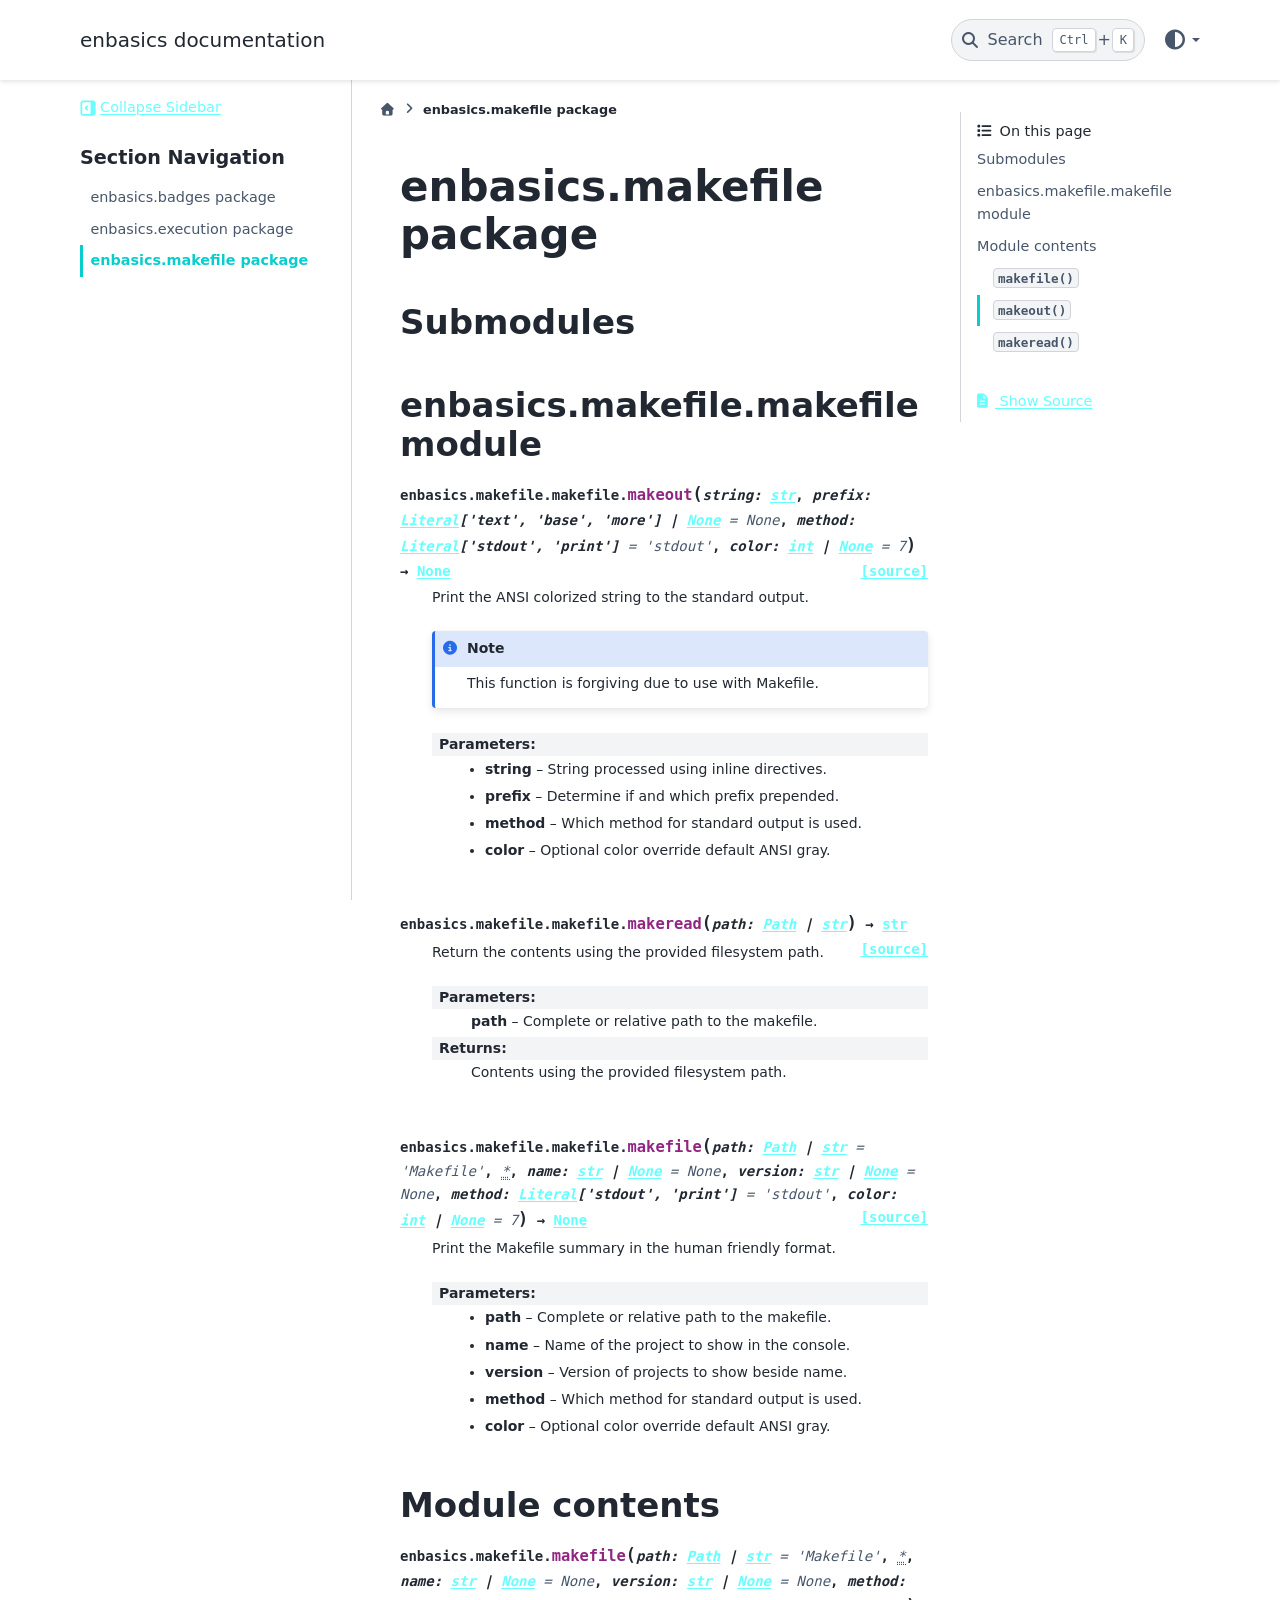
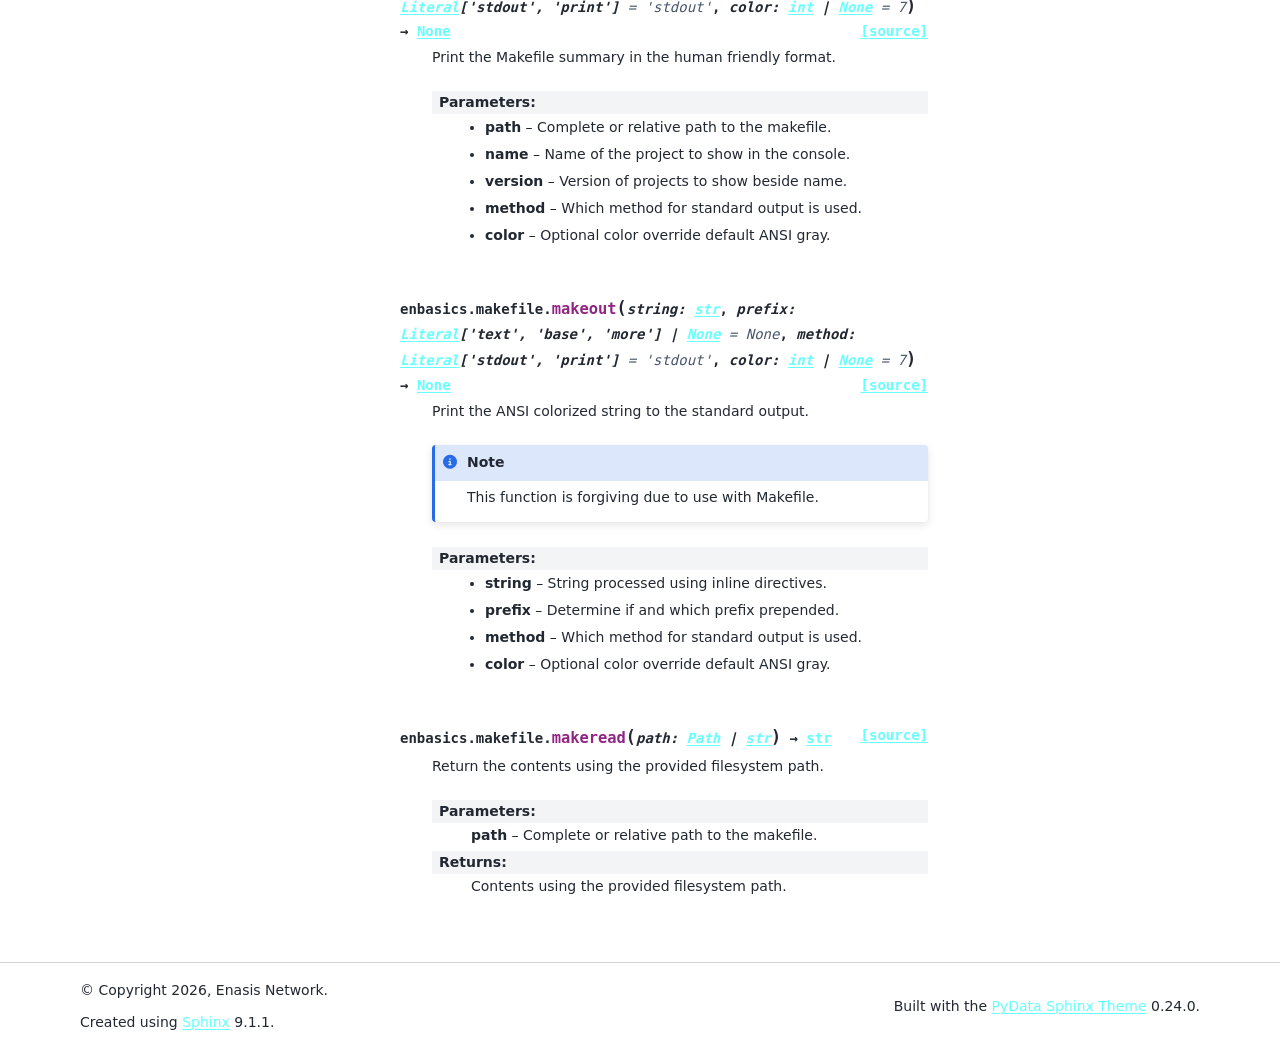
<file: sphinx/enbasics.makefile.html>
<!DOCTYPE html>


<html lang="en" data-content_root="./" >

  <head>
    <meta charset="utf-8" />
    <meta name="viewport" content="width=device-width, initial-scale=1.0" /><meta name="viewport" content="width=device-width, initial-scale=1" />

    <title>enbasics.makefile package &#8212; enbasics  documentation</title>
  
  
  
  <script data-cfasync="false">
    document.documentElement.dataset.mode = localStorage.getItem("mode") || "";
    document.documentElement.dataset.theme = localStorage.getItem("theme") || "";
  </script>
  <!--
    this give us a css class that will be invisible only if js is disabled
  -->
  <noscript>
    <style>
      .pst-js-only { display: none !important; }

    </style>
  </noscript>
  
  <!-- Loaded before other Sphinx assets -->
  <link href="_static/styles/theme.css?digest=75c7c72ae941e8b558d8" rel="stylesheet" />
<link href="_static/styles/pydata-sphinx-theme.css?digest=75c7c72ae941e8b558d8" rel="stylesheet" />

    <link rel="stylesheet" type="text/css" href="_static/pygments.css?v=8f2a1f02" />
    <link rel="stylesheet" type="text/css" href="_static/style.css?v=5a3af4f5" />
  
  <!-- So that users can add custom icons -->
  <script defer src="_static/scripts/fontawesome.js?digest=75c7c72ae941e8b558d8"></script>
  <!-- Pre-loaded scripts that we'll load fully later -->
  <link rel="preload" as="script" href="_static/scripts/bootstrap.js?digest=75c7c72ae941e8b558d8" />
<link rel="preload" as="script" href="_static/scripts/pydata-sphinx-theme.js?digest=75c7c72ae941e8b558d8" />

    <script src="_static/documentation_options.js?v=5929fcd5"></script>
    <script src="_static/doctools.js?v=fd6eb6e6"></script>
    <script src="_static/sphinx_highlight.js?v=6ffebe34"></script>
    <script>DOCUMENTATION_OPTIONS.pagename = 'enbasics.makefile';</script>
    <script>DOCUMENTATION_OPTIONS.search_as_you_type = false;</script>
    <link rel="icon" href="_static/icon.png"/>
    <link rel="index" title="Index" href="genindex.html" />
    <link rel="search" title="Search" href="search.html" />
  <meta name="viewport" content="width=device-width, initial-scale=1"/>
  <meta name="color-scheme" content="light dark"/>
  <meta name="docsearch:language" content="en"/>
  <meta name="docsearch:version" content="0.2.2" />
  
    
    <script src="_static/searchtools.js"></script>
    <script src="_static/language_data.js"></script>
    <script src="searchindex.js"></script>
  
  </head>
  <body data-default-mode="">
  
  
  <div id="pst-skip-link" class="skip-link d-print-none"><a href="#main-content">Skip to main content</a></div>

  
  <div id="pst-scroll-pixel-helper"></div>
  
  <button type="button" class="btn rounded-pill" id="pst-back-to-top">
    <i class="fa-solid fa-arrow-up"></i>Back to top</button>
  
  
  
  
  <dialog id="pst-search-dialog">
    
<form class="bd-search d-flex align-items-center"
      action="search.html"
      method="get">
  <i class="fa-solid fa-magnifying-glass"></i>
  <input type="search"
         class="form-control"
         name="q"
         placeholder="Search the docs ..."
         aria-label="Search the docs ..."
         autocomplete="off"
         autocorrect="off"
         autocapitalize="off"
         spellcheck="false"/>
  <span class="search-button__kbd-shortcut"><kbd class="kbd-shortcut__modifier">Ctrl</kbd>+<kbd>K</kbd></span>
</form>
  </dialog>

  <div class="pst-async-banner-revealer d-none">
  <aside id="bd-header-version-warning" class="d-none d-print-none" aria-label="Version warning"></aside>
</div>

  
    <header id="pst-header" class="bd-header navbar navbar-expand-lg bd-navbar d-print-none">
<div class="bd-header__inner bd-page-width">
  <button type="button" class="pst-navbar-icon sidebar-toggle primary-toggle" aria-label="Site navigation" aria-expanded="false" aria-controls="pst-primary-sidebar-modal">
    <span class="fa-solid fa-bars"></span>
  </button>
  
  
  <div class="col-lg-3 navbar-header-items__start">
    
      <div class="navbar-item">

  
    
  

<a class="navbar-brand logo" href="index.html">
  
  
  
  
  
  
    <p class="title logo__title">enbasics  documentation</p>
  
</a></div>
    
  </div>
  
  <div class="col-lg-9 navbar-header-items">
    
    <div class="me-auto navbar-header-items__center">
      
        <div class="navbar-item">
<nav>
  <ul class="bd-navbar-elements navbar-nav">
    
  </ul>
</nav></div>
      
    </div>
    
    
    <div class="navbar-header-items__end">
      
        <div class="navbar-item navbar-persistent--container">
          

<button type="button" class="btn search-button-field search-button__button pst-js-only" title="Search" aria-label="Search" data-bs-placement="bottom" data-bs-toggle="tooltip">
 <i class="fa-solid fa-magnifying-glass"></i>
 <span class="search-button__default-text">Search</span>
 <span class="search-button__kbd-shortcut"><kbd class="kbd-shortcut__modifier">Ctrl</kbd>+<kbd class="kbd-shortcut__modifier">K</kbd></span>
</button>
        </div>
      
      
        <div class="navbar-item">

<div class="theme-switch-container dropdown pst-js-only" data-bs-toggle="tooltip" data-bs-placement="bottom" title="Color mode">
  <button type="button" class="btn btn-sm nav-link pst-navbar-icon theme-switch-button dropdown-toggle" aria-label="Color mode" data-bs-toggle="dropdown">
    <i class="theme-switch fa-solid fa-sun fa-lg" data-mode="light" title="Light"></i>
    <i class="theme-switch fa-solid fa-moon fa-lg" data-mode="dark" title="Dark"></i>
    <i class="theme-switch fa-solid fa-circle-half-stroke fa-lg" data-mode="auto" title="System Settings"></i>
  </button>
  <ul class="dropdown-menu dropdown-menu-end">
    <li><button type="button" class="dropdown-item d-flex align-items-center theme-change-button" data-mode="auto"><i class="fa-solid fa-circle-half-stroke fa-lg me-1"></i>System Settings</button></li>
    <li><button type="button" class="dropdown-item d-flex align-items-center theme-change-button" data-mode="light"><i class="fa-solid fa-sun fa-lg me-1"></i>Light</button></li>
    <li><button type="button" class="dropdown-item d-flex align-items-center theme-change-button" data-mode="dark"><i class="fa-solid fa-moon fa-lg me-1"></i>Dark</button></li>
  </ul>
</div></div>
      
    </div>
    
  </div>
  
  
    <div class="navbar-persistent--mobile">

<button type="button" class="btn search-button-field search-button__button pst-js-only" title="Search" aria-label="Search" data-bs-placement="bottom" data-bs-toggle="tooltip">
 <i class="fa-solid fa-magnifying-glass"></i>
 <span class="search-button__default-text">Search</span>
 <span class="search-button__kbd-shortcut"><kbd class="kbd-shortcut__modifier">Ctrl</kbd>+<kbd class="kbd-shortcut__modifier">K</kbd></span>
</button>
    </div>
  

  
    <button type="button" class="pst-navbar-icon sidebar-toggle secondary-toggle" aria-label="On this page" aria-expanded="false" aria-controls="pst-secondary-sidebar-modal">
      <span class="fa-solid fa-outdent"></span>
    </button>
  
</div>

    </header>
  

  <div class="bd-container">
    <div class="bd-container__inner bd-page-width">
      
      
      
      <dialog id="pst-primary-sidebar-modal" tabindex="-1"></dialog>
      <div id="pst-primary-sidebar" class="bd-sidebar-primary bd-sidebar">
        

  
  <div class="sidebar-header-items sidebar-primary__section">
    
    
      <div class="sidebar-header-items__center">
        
          
          
            <div class="navbar-item">
<nav>
  <ul class="bd-navbar-elements navbar-nav">
    
  </ul>
</nav></div>
          
        
      </div>
    
    
    
      <div class="sidebar-header-items__end">
        
          <div class="navbar-item">

<div class="theme-switch-container dropdown pst-js-only" data-bs-toggle="tooltip" data-bs-placement="bottom" title="Color mode">
  <button type="button" class="btn btn-sm nav-link pst-navbar-icon theme-switch-button dropdown-toggle" aria-label="Color mode" data-bs-toggle="dropdown">
    <i class="theme-switch fa-solid fa-sun fa-lg" data-mode="light" title="Light"></i>
    <i class="theme-switch fa-solid fa-moon fa-lg" data-mode="dark" title="Dark"></i>
    <i class="theme-switch fa-solid fa-circle-half-stroke fa-lg" data-mode="auto" title="System Settings"></i>
  </button>
  <ul class="dropdown-menu dropdown-menu-end">
    <li><button type="button" class="dropdown-item d-flex align-items-center theme-change-button" data-mode="auto"><i class="fa-solid fa-circle-half-stroke fa-lg me-1"></i>System Settings</button></li>
    <li><button type="button" class="dropdown-item d-flex align-items-center theme-change-button" data-mode="light"><i class="fa-solid fa-sun fa-lg me-1"></i>Light</button></li>
    <li><button type="button" class="dropdown-item d-flex align-items-center theme-change-button" data-mode="dark"><i class="fa-solid fa-moon fa-lg me-1"></i>Dark</button></li>
  </ul>
</div></div>
        
      </div>
    
  </div>
  
    <div class="sidebar-primary-items__start sidebar-primary__section">
        <div class="sidebar-primary-item pst-sidebar-collapse"><button type="button" id="pst-collapse-sidebar-button" aria-expanded="true" aria-controls="pst-primary-sidebar">
  <svg class="pst-icon" role="img" aria-hidden="true" focusable="false" viewBox="0 0 16 16" xmlns="http://www.w3.org/2000/svg">
    <path fill="currentColor" d="M3 15.5C2.36232 15.5 1.74874 15.2564 1.28478 14.8189C0.820828 14.3815 0.541576 13.7832 0.504167 13.1467L0.5 13L0.5 3C0.499965 2.36232 0.743605 1.74874 1.18107 1.28478C1.61854 0.820828 2.21676 0.541576 2.85333 0.504167L3 0.5L13 0.5C13.6377 0.499965 14.2513 0.743605 14.7152 1.18107C15.1792 1.61854 15.4584 2.21676 15.4958 2.85333L15.5 3L15.5 13C15.5 13.6377 15.2564 14.2513 14.8189 14.7152C14.3815 15.1792 13.7832 15.4584 13.1467 15.4958L13 15.5L3 15.5ZM3 13.8333L10.5 13.8333L10.5 2.16667L3 2.16667C2.79589 2.16669 2.59889 2.24163 2.44636 2.37726C2.29383 2.5129 2.19638 2.69979 2.1725 2.9025L2.16667 3L2.16667 13C2.16669 13.2041 2.24163 13.4011 2.37726 13.5536C2.5129 13.7062 2.69979 13.8036 2.9025 13.8275L3 13.8333ZM6.65583 10.325L6.5775 10.2558L4.91083 8.58917C4.76735 8.44567 4.68116 8.25476 4.66843 8.05223C4.65569 7.84971 4.71729 7.6495 4.84167 7.48917L4.91083 7.41083L6.5775 5.74417C6.72747 5.59471 6.9287 5.50794 7.14032 5.50148C7.35194 5.49502 7.55809 5.56935 7.7169 5.70937C7.8757 5.8494 7.97525 6.04463 7.99533 6.25539C8.01541 6.46616 7.95451 6.67667 7.825 6.84417L7.75583 6.9225L6.67917 8L7.75583 9.0775C7.89931 9.22099 7.98551 9.41191 7.99824 9.61443C8.01097 9.81695 7.94938 10.0172 7.825 10.1775L7.75583 10.2558C7.61234 10.3993 7.42142 10.4855 7.2189 10.4982C7.01638 10.511 6.81617 10.4494 6.65583 10.325Z"/>
  </svg>
  <span class="pst-collapse-sidebar-label">Collapse Sidebar</span>
  <span class="pst-expand-sidebar-label">Expand Sidebar</span>
</button></div>
        <div class="sidebar-primary-item">

<nav class="bd-docs-nav bd-links"
     aria-label="Section Navigation">
  <p class="bd-links__title" role="heading" aria-level="1">Section Navigation</p>
  <div class="bd-toc-item navbar-nav"><ul class="current nav bd-sidenav">
<li class="toctree-l1"><a class="reference internal" href="enbasics.badges.html">enbasics.badges package</a></li>
<li class="toctree-l1"><a class="reference internal" href="enbasics.execution.html">enbasics.execution package</a></li>
<li class="toctree-l1 current active"><a aria-current="page" class="current reference internal" href="#">enbasics.makefile package</a></li>
</ul>
</div>
</nav></div>
    </div>
  
  
  <div class="sidebar-primary-items__end sidebar-primary__section">
      <div class="sidebar-primary-item">
<div id="ethical-ad-placement"
      class="flat"
      data-ea-publisher="readthedocs"
      data-ea-type="readthedocs-sidebar"
      data-ea-manual="true">
</div></div>
  </div>


      </div>
      
      <main id="main-content" class="bd-main" role="main">
        
        
          <div class="bd-content">
            <div class="bd-article-container">
              
              <div class="bd-header-article d-print-none">
<div class="header-article-items header-article__inner">
  
    <div class="header-article-items__start">
      
        <div class="header-article-item">

<nav aria-label="Breadcrumb" class="d-print-none">
  <ul class="bd-breadcrumbs">
    
    <li class="breadcrumb-item breadcrumb-home">
      <a href="index.html" class="nav-link" aria-label="Home">
        <i class="fa-solid fa-house"></i>
      </a>
    </li>
    <li class="breadcrumb-item active" aria-current="page"><span class="ellipsis">enbasics.makefile package</span></li>
  </ul>
</nav>
</div>
      
    </div>
  
  
</div>
</div>
              
              
              
                
<div id="searchbox"></div>
                <article class="bd-article">
                  
  <section id="enbasics-makefile-package">
<h1>enbasics.makefile package<a class="headerlink" href="#enbasics-makefile-package" title="Link to this heading">#</a></h1>
<section id="submodules">
<h2>Submodules<a class="headerlink" href="#submodules" title="Link to this heading">#</a></h2>
</section>
<section id="module-enbasics.makefile.makefile">
<span id="enbasics-makefile-makefile-module"></span><h2>enbasics.makefile.makefile module<a class="headerlink" href="#module-enbasics.makefile.makefile" title="Link to this heading">#</a></h2>
<dl class="py function">
<dt class="sig sig-object py" id="enbasics.makefile.makefile.makeout">
<span class="sig-prename descclassname"><span class="pre">enbasics.makefile.makefile.</span></span><span class="sig-name descname"><span class="pre">makeout</span></span><span class="sig-paren">(</span><em class="sig-param"><span class="n"><span class="pre">string</span></span><span class="p"><span class="pre">:</span></span><span class="w"> </span><span class="n"><a class="reference external" href="https://docs.python.org/3/builtins/stdtypes.html#str" title="(in Python v3.15)"><span class="pre">str</span></a></span></em>, <em class="sig-param"><span class="n"><span class="pre">prefix</span></span><span class="p"><span class="pre">:</span></span><span class="w"> </span><span class="n"><a class="reference external" href="https://docs.python.org/3/library/typing.html#typing.Literal" title="(in Python v3.15)"><span class="pre">Literal</span></a><span class="p"><span class="pre">[</span></span><span class="s"><span class="pre">'text'</span></span><span class="p"><span class="pre">,</span></span><span class="w"> </span><span class="s"><span class="pre">'base'</span></span><span class="p"><span class="pre">,</span></span><span class="w"> </span><span class="s"><span class="pre">'more'</span></span><span class="p"><span class="pre">]</span></span><span class="w"> </span><span class="p"><span class="pre">|</span></span><span class="w"> </span><a class="reference external" href="https://docs.python.org/3/builtins/constants.html#None" title="(in Python v3.15)"><span class="pre">None</span></a></span><span class="w"> </span><span class="o"><span class="pre">=</span></span><span class="w"> </span><span class="default_value"><span class="pre">None</span></span></em>, <em class="sig-param"><span class="n"><span class="pre">method</span></span><span class="p"><span class="pre">:</span></span><span class="w"> </span><span class="n"><a class="reference external" href="https://docs.python.org/3/library/typing.html#typing.Literal" title="(in Python v3.15)"><span class="pre">Literal</span></a><span class="p"><span class="pre">[</span></span><span class="s"><span class="pre">'stdout'</span></span><span class="p"><span class="pre">,</span></span><span class="w"> </span><span class="s"><span class="pre">'print'</span></span><span class="p"><span class="pre">]</span></span></span><span class="w"> </span><span class="o"><span class="pre">=</span></span><span class="w"> </span><span class="default_value"><span class="pre">'stdout'</span></span></em>, <em class="sig-param"><span class="n"><span class="pre">color</span></span><span class="p"><span class="pre">:</span></span><span class="w"> </span><span class="n"><a class="reference external" href="https://docs.python.org/3/builtins/functions.html#int" title="(in Python v3.15)"><span class="pre">int</span></a><span class="w"> </span><span class="p"><span class="pre">|</span></span><span class="w"> </span><a class="reference external" href="https://docs.python.org/3/builtins/constants.html#None" title="(in Python v3.15)"><span class="pre">None</span></a></span><span class="w"> </span><span class="o"><span class="pre">=</span></span><span class="w"> </span><span class="default_value"><span class="pre">7</span></span></em><span class="sig-paren">)</span> <span class="sig-return"><span class="sig-return-icon">&#x2192;</span> <span class="sig-return-typehint"><a class="reference external" href="https://docs.python.org/3/builtins/constants.html#None" title="(in Python v3.15)"><span class="pre">None</span></a></span></span><a class="reference internal" href="_modules/enbasics/makefile/makefile.html#makeout"><span class="viewcode-link"><span class="pre">[source]</span></span></a><a class="headerlink" href="#enbasics.makefile.makefile.makeout" title="Link to this definition">#</a></dt>
<dd><p>Print the ANSI colorized string to the standard output.</p>
<div class="admonition note">
<p class="admonition-title">Note</p>
<p>This function is forgiving due to use with Makefile.</p>
</div>
<dl class="field-list simple">
<dt class="field-odd">Parameters<span class="colon">:</span></dt>
<dd class="field-odd"><ul class="simple">
<li><p><strong>string</strong> – String processed using inline directives.</p></li>
<li><p><strong>prefix</strong> – Determine if and which prefix prepended.</p></li>
<li><p><strong>method</strong> – Which method for standard output is used.</p></li>
<li><p><strong>color</strong> – Optional color override default ANSI gray.</p></li>
</ul>
</dd>
</dl>
</dd></dl>

<dl class="py function">
<dt class="sig sig-object py" id="enbasics.makefile.makefile.makeread">
<span class="sig-prename descclassname"><span class="pre">enbasics.makefile.makefile.</span></span><span class="sig-name descname"><span class="pre">makeread</span></span><span class="sig-paren">(</span><em class="sig-param"><span class="n"><span class="pre">path</span></span><span class="p"><span class="pre">:</span></span><span class="w"> </span><span class="n"><a class="reference external" href="https://docs.python.org/3/library/pathlib.html#pathlib.Path" title="(in Python v3.15)"><span class="pre">Path</span></a><span class="w"> </span><span class="p"><span class="pre">|</span></span><span class="w"> </span><a class="reference external" href="https://docs.python.org/3/builtins/stdtypes.html#str" title="(in Python v3.15)"><span class="pre">str</span></a></span></em><span class="sig-paren">)</span> <span class="sig-return"><span class="sig-return-icon">&#x2192;</span> <span class="sig-return-typehint"><a class="reference external" href="https://docs.python.org/3/builtins/stdtypes.html#str" title="(in Python v3.15)"><span class="pre">str</span></a></span></span><a class="reference internal" href="_modules/enbasics/makefile/makefile.html#makeread"><span class="viewcode-link"><span class="pre">[source]</span></span></a><a class="headerlink" href="#enbasics.makefile.makefile.makeread" title="Link to this definition">#</a></dt>
<dd><p>Return the contents using the provided filesystem path.</p>
<dl class="field-list simple">
<dt class="field-odd">Parameters<span class="colon">:</span></dt>
<dd class="field-odd"><p><strong>path</strong> – Complete or relative path to the makefile.</p>
</dd>
<dt class="field-even">Returns<span class="colon">:</span></dt>
<dd class="field-even"><p>Contents using the provided filesystem path.</p>
</dd>
</dl>
</dd></dl>

<dl class="py function">
<dt class="sig sig-object py" id="enbasics.makefile.makefile.makefile">
<span class="sig-prename descclassname"><span class="pre">enbasics.makefile.makefile.</span></span><span class="sig-name descname"><span class="pre">makefile</span></span><span class="sig-paren">(</span><em class="sig-param"><span class="n"><span class="pre">path</span></span><span class="p"><span class="pre">:</span></span><span class="w"> </span><span class="n"><a class="reference external" href="https://docs.python.org/3/library/pathlib.html#pathlib.Path" title="(in Python v3.15)"><span class="pre">Path</span></a><span class="w"> </span><span class="p"><span class="pre">|</span></span><span class="w"> </span><a class="reference external" href="https://docs.python.org/3/builtins/stdtypes.html#str" title="(in Python v3.15)"><span class="pre">str</span></a></span><span class="w"> </span><span class="o"><span class="pre">=</span></span><span class="w"> </span><span class="default_value"><span class="pre">'Makefile'</span></span></em>, <em class="sig-param"><span class="keyword-only-separator o"><abbr title="Keyword-only parameters separator (PEP 3102)"><span class="pre">*</span></abbr></span></em>, <em class="sig-param"><span class="n"><span class="pre">name</span></span><span class="p"><span class="pre">:</span></span><span class="w"> </span><span class="n"><a class="reference external" href="https://docs.python.org/3/builtins/stdtypes.html#str" title="(in Python v3.15)"><span class="pre">str</span></a><span class="w"> </span><span class="p"><span class="pre">|</span></span><span class="w"> </span><a class="reference external" href="https://docs.python.org/3/builtins/constants.html#None" title="(in Python v3.15)"><span class="pre">None</span></a></span><span class="w"> </span><span class="o"><span class="pre">=</span></span><span class="w"> </span><span class="default_value"><span class="pre">None</span></span></em>, <em class="sig-param"><span class="n"><span class="pre">version</span></span><span class="p"><span class="pre">:</span></span><span class="w"> </span><span class="n"><a class="reference external" href="https://docs.python.org/3/builtins/stdtypes.html#str" title="(in Python v3.15)"><span class="pre">str</span></a><span class="w"> </span><span class="p"><span class="pre">|</span></span><span class="w"> </span><a class="reference external" href="https://docs.python.org/3/builtins/constants.html#None" title="(in Python v3.15)"><span class="pre">None</span></a></span><span class="w"> </span><span class="o"><span class="pre">=</span></span><span class="w"> </span><span class="default_value"><span class="pre">None</span></span></em>, <em class="sig-param"><span class="n"><span class="pre">method</span></span><span class="p"><span class="pre">:</span></span><span class="w"> </span><span class="n"><a class="reference external" href="https://docs.python.org/3/library/typing.html#typing.Literal" title="(in Python v3.15)"><span class="pre">Literal</span></a><span class="p"><span class="pre">[</span></span><span class="s"><span class="pre">'stdout'</span></span><span class="p"><span class="pre">,</span></span><span class="w"> </span><span class="s"><span class="pre">'print'</span></span><span class="p"><span class="pre">]</span></span></span><span class="w"> </span><span class="o"><span class="pre">=</span></span><span class="w"> </span><span class="default_value"><span class="pre">'stdout'</span></span></em>, <em class="sig-param"><span class="n"><span class="pre">color</span></span><span class="p"><span class="pre">:</span></span><span class="w"> </span><span class="n"><a class="reference external" href="https://docs.python.org/3/builtins/functions.html#int" title="(in Python v3.15)"><span class="pre">int</span></a><span class="w"> </span><span class="p"><span class="pre">|</span></span><span class="w"> </span><a class="reference external" href="https://docs.python.org/3/builtins/constants.html#None" title="(in Python v3.15)"><span class="pre">None</span></a></span><span class="w"> </span><span class="o"><span class="pre">=</span></span><span class="w"> </span><span class="default_value"><span class="pre">7</span></span></em><span class="sig-paren">)</span> <span class="sig-return"><span class="sig-return-icon">&#x2192;</span> <span class="sig-return-typehint"><a class="reference external" href="https://docs.python.org/3/builtins/constants.html#None" title="(in Python v3.15)"><span class="pre">None</span></a></span></span><a class="reference internal" href="_modules/enbasics/makefile/makefile.html#makefile"><span class="viewcode-link"><span class="pre">[source]</span></span></a><a class="headerlink" href="#enbasics.makefile.makefile.makefile" title="Link to this definition">#</a></dt>
<dd><p>Print the Makefile summary in the human friendly format.</p>
<dl class="field-list simple">
<dt class="field-odd">Parameters<span class="colon">:</span></dt>
<dd class="field-odd"><ul class="simple">
<li><p><strong>path</strong> – Complete or relative path to the makefile.</p></li>
<li><p><strong>name</strong> – Name of the project to show in the console.</p></li>
<li><p><strong>version</strong> – Version of projects to show beside name.</p></li>
<li><p><strong>method</strong> – Which method for standard output is used.</p></li>
<li><p><strong>color</strong> – Optional color override default ANSI gray.</p></li>
</ul>
</dd>
</dl>
</dd></dl>

</section>
<section id="module-enbasics.makefile">
<span id="module-contents"></span><h2>Module contents<a class="headerlink" href="#module-enbasics.makefile" title="Link to this heading">#</a></h2>
<dl class="py function">
<dt class="sig sig-object py" id="enbasics.makefile.makefile">
<span class="sig-prename descclassname"><span class="pre">enbasics.makefile.</span></span><span class="sig-name descname"><span class="pre">makefile</span></span><span class="sig-paren">(</span><em class="sig-param"><span class="n"><span class="pre">path</span></span><span class="p"><span class="pre">:</span></span><span class="w"> </span><span class="n"><a class="reference external" href="https://docs.python.org/3/library/pathlib.html#pathlib.Path" title="(in Python v3.15)"><span class="pre">Path</span></a><span class="w"> </span><span class="p"><span class="pre">|</span></span><span class="w"> </span><a class="reference external" href="https://docs.python.org/3/builtins/stdtypes.html#str" title="(in Python v3.15)"><span class="pre">str</span></a></span><span class="w"> </span><span class="o"><span class="pre">=</span></span><span class="w"> </span><span class="default_value"><span class="pre">'Makefile'</span></span></em>, <em class="sig-param"><span class="keyword-only-separator o"><abbr title="Keyword-only parameters separator (PEP 3102)"><span class="pre">*</span></abbr></span></em>, <em class="sig-param"><span class="n"><span class="pre">name</span></span><span class="p"><span class="pre">:</span></span><span class="w"> </span><span class="n"><a class="reference external" href="https://docs.python.org/3/builtins/stdtypes.html#str" title="(in Python v3.15)"><span class="pre">str</span></a><span class="w"> </span><span class="p"><span class="pre">|</span></span><span class="w"> </span><a class="reference external" href="https://docs.python.org/3/builtins/constants.html#None" title="(in Python v3.15)"><span class="pre">None</span></a></span><span class="w"> </span><span class="o"><span class="pre">=</span></span><span class="w"> </span><span class="default_value"><span class="pre">None</span></span></em>, <em class="sig-param"><span class="n"><span class="pre">version</span></span><span class="p"><span class="pre">:</span></span><span class="w"> </span><span class="n"><a class="reference external" href="https://docs.python.org/3/builtins/stdtypes.html#str" title="(in Python v3.15)"><span class="pre">str</span></a><span class="w"> </span><span class="p"><span class="pre">|</span></span><span class="w"> </span><a class="reference external" href="https://docs.python.org/3/builtins/constants.html#None" title="(in Python v3.15)"><span class="pre">None</span></a></span><span class="w"> </span><span class="o"><span class="pre">=</span></span><span class="w"> </span><span class="default_value"><span class="pre">None</span></span></em>, <em class="sig-param"><span class="n"><span class="pre">method</span></span><span class="p"><span class="pre">:</span></span><span class="w"> </span><span class="n"><a class="reference external" href="https://docs.python.org/3/library/typing.html#typing.Literal" title="(in Python v3.15)"><span class="pre">Literal</span></a><span class="p"><span class="pre">[</span></span><span class="s"><span class="pre">'stdout'</span></span><span class="p"><span class="pre">,</span></span><span class="w"> </span><span class="s"><span class="pre">'print'</span></span><span class="p"><span class="pre">]</span></span></span><span class="w"> </span><span class="o"><span class="pre">=</span></span><span class="w"> </span><span class="default_value"><span class="pre">'stdout'</span></span></em>, <em class="sig-param"><span class="n"><span class="pre">color</span></span><span class="p"><span class="pre">:</span></span><span class="w"> </span><span class="n"><a class="reference external" href="https://docs.python.org/3/builtins/functions.html#int" title="(in Python v3.15)"><span class="pre">int</span></a><span class="w"> </span><span class="p"><span class="pre">|</span></span><span class="w"> </span><a class="reference external" href="https://docs.python.org/3/builtins/constants.html#None" title="(in Python v3.15)"><span class="pre">None</span></a></span><span class="w"> </span><span class="o"><span class="pre">=</span></span><span class="w"> </span><span class="default_value"><span class="pre">7</span></span></em><span class="sig-paren">)</span> <span class="sig-return"><span class="sig-return-icon">&#x2192;</span> <span class="sig-return-typehint"><a class="reference external" href="https://docs.python.org/3/builtins/constants.html#None" title="(in Python v3.15)"><span class="pre">None</span></a></span></span><a class="reference internal" href="_modules/enbasics/makefile/makefile.html#makefile"><span class="viewcode-link"><span class="pre">[source]</span></span></a><a class="headerlink" href="#enbasics.makefile.makefile" title="Link to this definition">#</a></dt>
<dd><p>Print the Makefile summary in the human friendly format.</p>
<dl class="field-list simple">
<dt class="field-odd">Parameters<span class="colon">:</span></dt>
<dd class="field-odd"><ul class="simple">
<li><p><strong>path</strong> – Complete or relative path to the makefile.</p></li>
<li><p><strong>name</strong> – Name of the project to show in the console.</p></li>
<li><p><strong>version</strong> – Version of projects to show beside name.</p></li>
<li><p><strong>method</strong> – Which method for standard output is used.</p></li>
<li><p><strong>color</strong> – Optional color override default ANSI gray.</p></li>
</ul>
</dd>
</dl>
</dd></dl>

<dl class="py function">
<dt class="sig sig-object py" id="enbasics.makefile.makeout">
<span class="sig-prename descclassname"><span class="pre">enbasics.makefile.</span></span><span class="sig-name descname"><span class="pre">makeout</span></span><span class="sig-paren">(</span><em class="sig-param"><span class="n"><span class="pre">string</span></span><span class="p"><span class="pre">:</span></span><span class="w"> </span><span class="n"><a class="reference external" href="https://docs.python.org/3/builtins/stdtypes.html#str" title="(in Python v3.15)"><span class="pre">str</span></a></span></em>, <em class="sig-param"><span class="n"><span class="pre">prefix</span></span><span class="p"><span class="pre">:</span></span><span class="w"> </span><span class="n"><a class="reference external" href="https://docs.python.org/3/library/typing.html#typing.Literal" title="(in Python v3.15)"><span class="pre">Literal</span></a><span class="p"><span class="pre">[</span></span><span class="s"><span class="pre">'text'</span></span><span class="p"><span class="pre">,</span></span><span class="w"> </span><span class="s"><span class="pre">'base'</span></span><span class="p"><span class="pre">,</span></span><span class="w"> </span><span class="s"><span class="pre">'more'</span></span><span class="p"><span class="pre">]</span></span><span class="w"> </span><span class="p"><span class="pre">|</span></span><span class="w"> </span><a class="reference external" href="https://docs.python.org/3/builtins/constants.html#None" title="(in Python v3.15)"><span class="pre">None</span></a></span><span class="w"> </span><span class="o"><span class="pre">=</span></span><span class="w"> </span><span class="default_value"><span class="pre">None</span></span></em>, <em class="sig-param"><span class="n"><span class="pre">method</span></span><span class="p"><span class="pre">:</span></span><span class="w"> </span><span class="n"><a class="reference external" href="https://docs.python.org/3/library/typing.html#typing.Literal" title="(in Python v3.15)"><span class="pre">Literal</span></a><span class="p"><span class="pre">[</span></span><span class="s"><span class="pre">'stdout'</span></span><span class="p"><span class="pre">,</span></span><span class="w"> </span><span class="s"><span class="pre">'print'</span></span><span class="p"><span class="pre">]</span></span></span><span class="w"> </span><span class="o"><span class="pre">=</span></span><span class="w"> </span><span class="default_value"><span class="pre">'stdout'</span></span></em>, <em class="sig-param"><span class="n"><span class="pre">color</span></span><span class="p"><span class="pre">:</span></span><span class="w"> </span><span class="n"><a class="reference external" href="https://docs.python.org/3/builtins/functions.html#int" title="(in Python v3.15)"><span class="pre">int</span></a><span class="w"> </span><span class="p"><span class="pre">|</span></span><span class="w"> </span><a class="reference external" href="https://docs.python.org/3/builtins/constants.html#None" title="(in Python v3.15)"><span class="pre">None</span></a></span><span class="w"> </span><span class="o"><span class="pre">=</span></span><span class="w"> </span><span class="default_value"><span class="pre">7</span></span></em><span class="sig-paren">)</span> <span class="sig-return"><span class="sig-return-icon">&#x2192;</span> <span class="sig-return-typehint"><a class="reference external" href="https://docs.python.org/3/builtins/constants.html#None" title="(in Python v3.15)"><span class="pre">None</span></a></span></span><a class="reference internal" href="_modules/enbasics/makefile/makefile.html#makeout"><span class="viewcode-link"><span class="pre">[source]</span></span></a><a class="headerlink" href="#enbasics.makefile.makeout" title="Link to this definition">#</a></dt>
<dd><p>Print the ANSI colorized string to the standard output.</p>
<div class="admonition note">
<p class="admonition-title">Note</p>
<p>This function is forgiving due to use with Makefile.</p>
</div>
<dl class="field-list simple">
<dt class="field-odd">Parameters<span class="colon">:</span></dt>
<dd class="field-odd"><ul class="simple">
<li><p><strong>string</strong> – String processed using inline directives.</p></li>
<li><p><strong>prefix</strong> – Determine if and which prefix prepended.</p></li>
<li><p><strong>method</strong> – Which method for standard output is used.</p></li>
<li><p><strong>color</strong> – Optional color override default ANSI gray.</p></li>
</ul>
</dd>
</dl>
</dd></dl>

<dl class="py function">
<dt class="sig sig-object py" id="enbasics.makefile.makeread">
<span class="sig-prename descclassname"><span class="pre">enbasics.makefile.</span></span><span class="sig-name descname"><span class="pre">makeread</span></span><span class="sig-paren">(</span><em class="sig-param"><span class="n"><span class="pre">path</span></span><span class="p"><span class="pre">:</span></span><span class="w"> </span><span class="n"><a class="reference external" href="https://docs.python.org/3/library/pathlib.html#pathlib.Path" title="(in Python v3.15)"><span class="pre">Path</span></a><span class="w"> </span><span class="p"><span class="pre">|</span></span><span class="w"> </span><a class="reference external" href="https://docs.python.org/3/builtins/stdtypes.html#str" title="(in Python v3.15)"><span class="pre">str</span></a></span></em><span class="sig-paren">)</span> <span class="sig-return"><span class="sig-return-icon">&#x2192;</span> <span class="sig-return-typehint"><a class="reference external" href="https://docs.python.org/3/builtins/stdtypes.html#str" title="(in Python v3.15)"><span class="pre">str</span></a></span></span><a class="reference internal" href="_modules/enbasics/makefile/makefile.html#makeread"><span class="viewcode-link"><span class="pre">[source]</span></span></a><a class="headerlink" href="#enbasics.makefile.makeread" title="Link to this definition">#</a></dt>
<dd><p>Return the contents using the provided filesystem path.</p>
<dl class="field-list simple">
<dt class="field-odd">Parameters<span class="colon">:</span></dt>
<dd class="field-odd"><p><strong>path</strong> – Complete or relative path to the makefile.</p>
</dd>
<dt class="field-even">Returns<span class="colon">:</span></dt>
<dd class="field-even"><p>Contents using the provided filesystem path.</p>
</dd>
</dl>
</dd></dl>

</section>
</section>


                </article>
              
              
              
              
              
                <footer class="prev-next-footer d-print-none">
                  
<div class="prev-next-area">
</div>
                </footer>
              
            </div>
            
            
              
                <dialog id="pst-secondary-sidebar-modal" tabindex="-1"></dialog>
                <div id="pst-secondary-sidebar" class="bd-sidebar-secondary bd-toc"><div class="sidebar-secondary-items sidebar-secondary__inner">


  <div class="sidebar-secondary-item">
<div
    id="pst-page-navigation-heading-2"
    class="page-toc tocsection onthispage">
    <i class="fa-solid fa-list"></i> On this page
  </div>
  <nav id="pst-page-toc-nav" class="page-toc" aria-labelledby="pst-page-navigation-heading-2">
    <ul class="pst-show_toc_level nav section-nav flex-column">
<li class="toc-h2 nav-item toc-entry"><a class="reference internal nav-link" href="#submodules">Submodules</a></li>
<li class="toc-h2 nav-item toc-entry"><a class="reference internal nav-link" href="#module-enbasics.makefile.makefile">enbasics.makefile.makefile module</a><ul class="nav section-nav flex-column">
<li class="toc-h3 nav-item toc-entry"><a class="reference internal nav-link" href="#enbasics.makefile.makefile.makeout"><code class="docutils literal notranslate"><span class="pre">makeout()</span></code></a></li>
<li class="toc-h3 nav-item toc-entry"><a class="reference internal nav-link" href="#enbasics.makefile.makefile.makeread"><code class="docutils literal notranslate"><span class="pre">makeread()</span></code></a></li>
<li class="toc-h3 nav-item toc-entry"><a class="reference internal nav-link" href="#enbasics.makefile.makefile.makefile"><code class="docutils literal notranslate"><span class="pre">makefile()</span></code></a></li>
</ul>
</li>
<li class="toc-h2 nav-item toc-entry"><a class="reference internal nav-link" href="#module-enbasics.makefile">Module contents</a><ul class="nav section-nav flex-column">
<li class="toc-h3 nav-item toc-entry"><a class="reference internal nav-link" href="#enbasics.makefile.makefile"><code class="docutils literal notranslate"><span class="pre">makefile()</span></code></a></li>
<li class="toc-h3 nav-item toc-entry"><a class="reference internal nav-link" href="#enbasics.makefile.makeout"><code class="docutils literal notranslate"><span class="pre">makeout()</span></code></a></li>
<li class="toc-h3 nav-item toc-entry"><a class="reference internal nav-link" href="#enbasics.makefile.makeread"><code class="docutils literal notranslate"><span class="pre">makeread()</span></code></a></li>
</ul>
</li>
</ul>
  </nav></div>

  <div class="sidebar-secondary-item">

  <div class="tocsection sourcelink">
    <a href="_sources/enbasics.makefile.rst.txt">
      <i class="fa-solid fa-file-lines"></i> Show Source
    </a>
  </div>
</div>

</div></div>
              
            
          </div>
          <footer class="bd-footer-content">
            
          </footer>
        
      </main>
    </div>
  </div>
  
  <!-- Scripts loaded after <body> so the DOM is not blocked -->
  <script defer src="_static/scripts/bootstrap.js?digest=75c7c72ae941e8b558d8"></script>
<script defer src="_static/scripts/pydata-sphinx-theme.js?digest=75c7c72ae941e8b558d8"></script>

  <footer class="bd-footer">
<div class="bd-footer__inner bd-page-width">
  
    <div class="footer-items__start">
      
        <div class="footer-item">

  <p class="copyright">
    
      © Copyright 2026, Enasis Network.
      <br/>
    
  </p>
</div>
      
        <div class="footer-item">

  <p class="sphinx-version">
    Created using <a href="https://www.sphinx-doc.org/">Sphinx</a> 9.1.1.
  </p>
</div>
      
    </div>
  
  
  
    <div class="footer-items__end">
      
        <div class="footer-item">
<p class="theme-version">
  <!-- # L10n: Setting the PST URL as an argument as this does not need to be localized -->
  Built with the <a href="https://pydata-sphinx-theme.readthedocs.io/en/stable/index.html">PyData Sphinx Theme</a> 0.24.0.
</p></div>
      
    </div>
  
</div>

  </footer>
  </body>
</html>
</file>
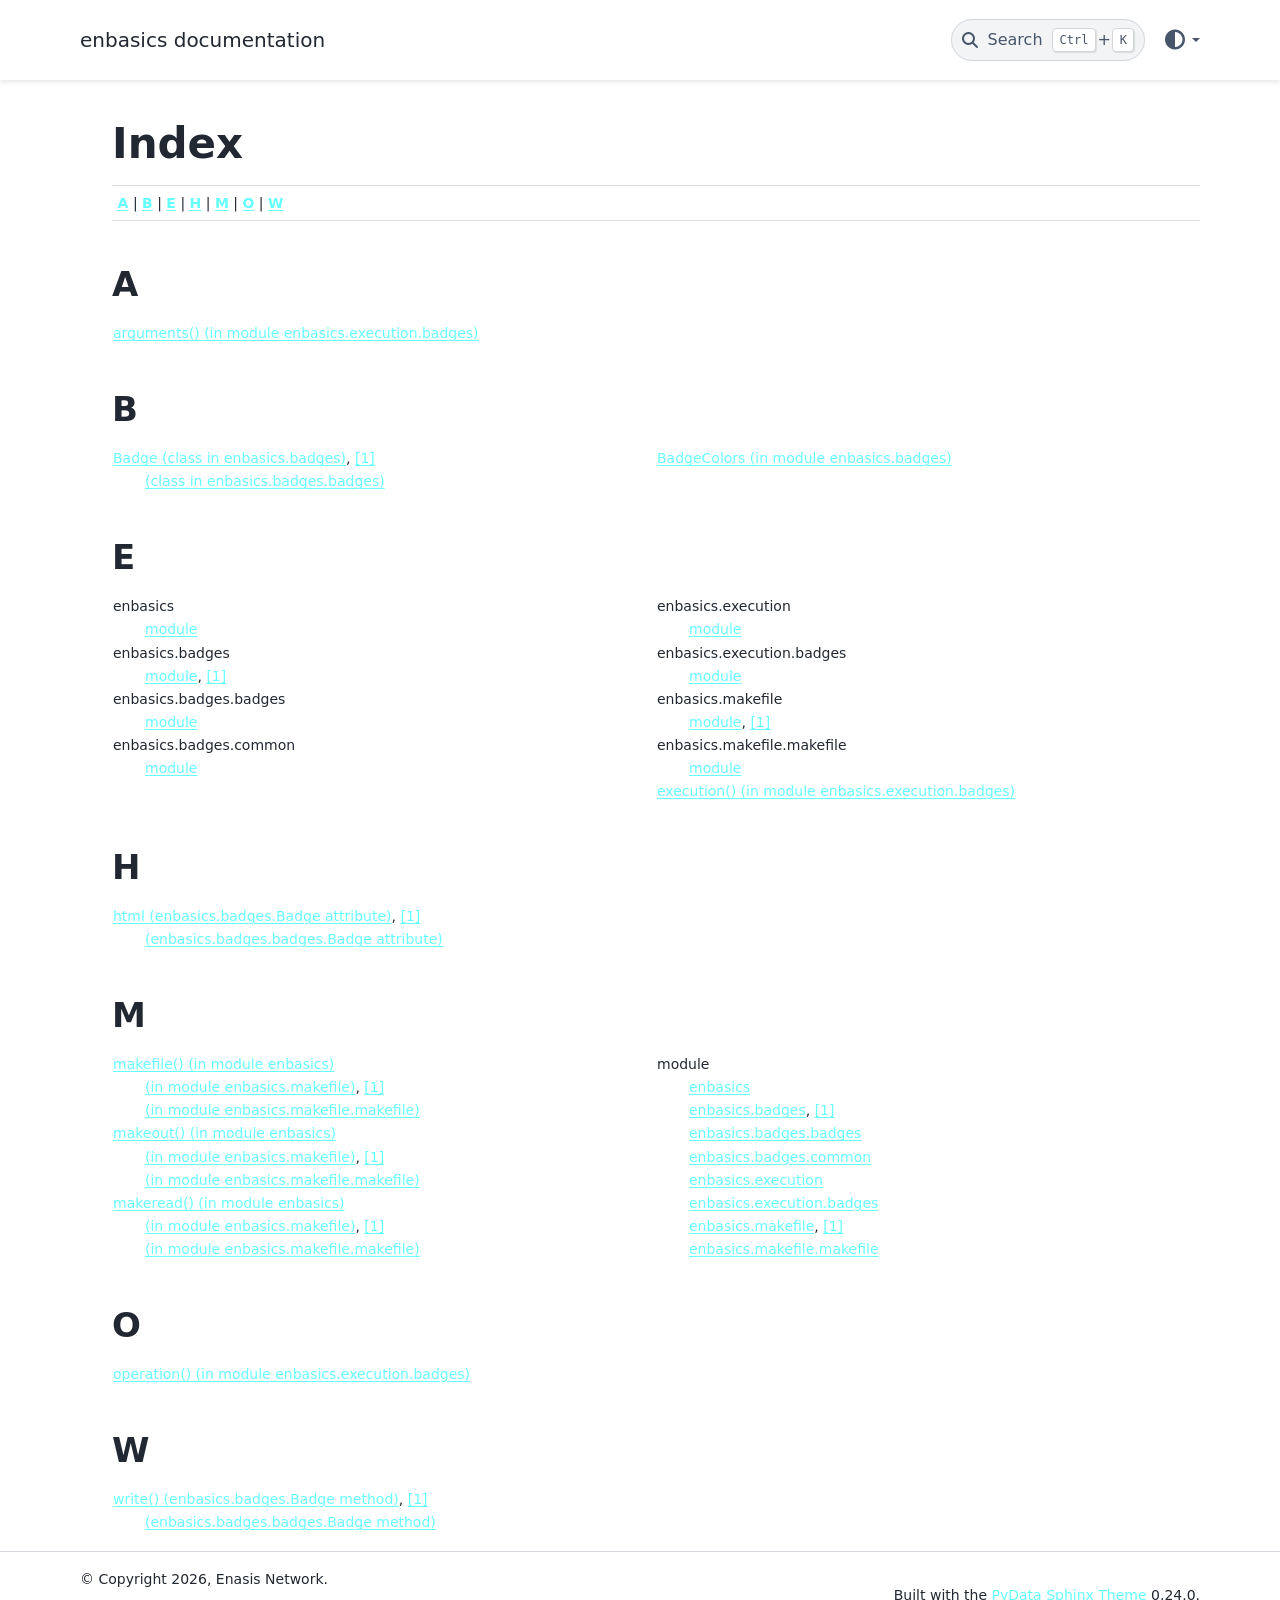
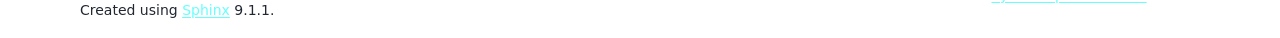
<file: sphinx/genindex.html>
<!DOCTYPE html>


<html lang="en" data-content_root="./" >

  <head>
    <meta charset="utf-8" />
    <meta name="viewport" content="width=device-width, initial-scale=1.0" />
    <title>Index &#8212; enbasics  documentation</title>
  
  
  
  <script data-cfasync="false">
    document.documentElement.dataset.mode = localStorage.getItem("mode") || "";
    document.documentElement.dataset.theme = localStorage.getItem("theme") || "";
  </script>
  <!--
    this give us a css class that will be invisible only if js is disabled
  -->
  <noscript>
    <style>
      .pst-js-only { display: none !important; }

    </style>
  </noscript>
  
  <!-- Loaded before other Sphinx assets -->
  <link href="_static/styles/theme.css?digest=75c7c72ae941e8b558d8" rel="stylesheet" />
<link href="_static/styles/pydata-sphinx-theme.css?digest=75c7c72ae941e8b558d8" rel="stylesheet" />

    <link rel="stylesheet" type="text/css" href="_static/pygments.css?v=8f2a1f02" />
    <link rel="stylesheet" type="text/css" href="_static/style.css?v=5a3af4f5" />
  
  <!-- So that users can add custom icons -->
  <script defer src="_static/scripts/fontawesome.js?digest=75c7c72ae941e8b558d8"></script>
  <!-- Pre-loaded scripts that we'll load fully later -->
  <link rel="preload" as="script" href="_static/scripts/bootstrap.js?digest=75c7c72ae941e8b558d8" />
<link rel="preload" as="script" href="_static/scripts/pydata-sphinx-theme.js?digest=75c7c72ae941e8b558d8" />

    <script src="_static/documentation_options.js?v=5929fcd5"></script>
    <script src="_static/doctools.js?v=fd6eb6e6"></script>
    <script src="_static/sphinx_highlight.js?v=6ffebe34"></script>
    <script>DOCUMENTATION_OPTIONS.pagename = 'genindex';</script>
    <script>DOCUMENTATION_OPTIONS.search_as_you_type = false;</script>
    <link rel="icon" href="_static/icon.png"/>
    <link rel="index" title="Index" href="#" />
    <link rel="search" title="Search" href="search.html" />
  <meta name="viewport" content="width=device-width, initial-scale=1"/>
  <meta name="color-scheme" content="light dark"/>
  <meta name="docsearch:language" content="en"/>
  <meta name="docsearch:version" content="0.2.2" />
  
    
    <script src="_static/searchtools.js"></script>
    <script src="_static/language_data.js"></script>
    <script src="searchindex.js"></script>
  
  </head>
  <body data-default-mode="">
  
  
  <div id="pst-skip-link" class="skip-link d-print-none"><a href="#main-content">Skip to main content</a></div>

  
  <div id="pst-scroll-pixel-helper"></div>
  
  <button type="button" class="btn rounded-pill" id="pst-back-to-top">
    <i class="fa-solid fa-arrow-up"></i>Back to top</button>
  
  
  
  
  <dialog id="pst-search-dialog">
    
<form class="bd-search d-flex align-items-center"
      action="search.html"
      method="get">
  <i class="fa-solid fa-magnifying-glass"></i>
  <input type="search"
         class="form-control"
         name="q"
         placeholder="Search the docs ..."
         aria-label="Search the docs ..."
         autocomplete="off"
         autocorrect="off"
         autocapitalize="off"
         spellcheck="false"/>
  <span class="search-button__kbd-shortcut"><kbd class="kbd-shortcut__modifier">Ctrl</kbd>+<kbd>K</kbd></span>
</form>
  </dialog>

  <div class="pst-async-banner-revealer d-none">
  <aside id="bd-header-version-warning" class="d-none d-print-none" aria-label="Version warning"></aside>
</div>

  
    <header id="pst-header" class="bd-header navbar navbar-expand-lg bd-navbar d-print-none">
<div class="bd-header__inner bd-page-width">
  <button type="button" class="pst-navbar-icon sidebar-toggle primary-toggle" aria-label="Site navigation" aria-expanded="false" aria-controls="pst-primary-sidebar-modal">
    <span class="fa-solid fa-bars"></span>
  </button>
  
  
  <div class="col-lg-3 navbar-header-items__start">
    
      <div class="navbar-item">

  
    
  

<a class="navbar-brand logo" href="index.html">
  
  
  
  
  
  
    <p class="title logo__title">enbasics  documentation</p>
  
</a></div>
    
  </div>
  
  <div class="col-lg-9 navbar-header-items">
    
    <div class="me-auto navbar-header-items__center">
      
        <div class="navbar-item">
<nav>
  <ul class="bd-navbar-elements navbar-nav">
    
  </ul>
</nav></div>
      
    </div>
    
    
    <div class="navbar-header-items__end">
      
        <div class="navbar-item navbar-persistent--container">
          

<button type="button" class="btn search-button-field search-button__button pst-js-only" title="Search" aria-label="Search" data-bs-placement="bottom" data-bs-toggle="tooltip">
 <i class="fa-solid fa-magnifying-glass"></i>
 <span class="search-button__default-text">Search</span>
 <span class="search-button__kbd-shortcut"><kbd class="kbd-shortcut__modifier">Ctrl</kbd>+<kbd class="kbd-shortcut__modifier">K</kbd></span>
</button>
        </div>
      
      
        <div class="navbar-item">

<div class="theme-switch-container dropdown pst-js-only" data-bs-toggle="tooltip" data-bs-placement="bottom" title="Color mode">
  <button type="button" class="btn btn-sm nav-link pst-navbar-icon theme-switch-button dropdown-toggle" aria-label="Color mode" data-bs-toggle="dropdown">
    <i class="theme-switch fa-solid fa-sun fa-lg" data-mode="light" title="Light"></i>
    <i class="theme-switch fa-solid fa-moon fa-lg" data-mode="dark" title="Dark"></i>
    <i class="theme-switch fa-solid fa-circle-half-stroke fa-lg" data-mode="auto" title="System Settings"></i>
  </button>
  <ul class="dropdown-menu dropdown-menu-end">
    <li><button type="button" class="dropdown-item d-flex align-items-center theme-change-button" data-mode="auto"><i class="fa-solid fa-circle-half-stroke fa-lg me-1"></i>System Settings</button></li>
    <li><button type="button" class="dropdown-item d-flex align-items-center theme-change-button" data-mode="light"><i class="fa-solid fa-sun fa-lg me-1"></i>Light</button></li>
    <li><button type="button" class="dropdown-item d-flex align-items-center theme-change-button" data-mode="dark"><i class="fa-solid fa-moon fa-lg me-1"></i>Dark</button></li>
  </ul>
</div></div>
      
    </div>
    
  </div>
  
  
    <div class="navbar-persistent--mobile">

<button type="button" class="btn search-button-field search-button__button pst-js-only" title="Search" aria-label="Search" data-bs-placement="bottom" data-bs-toggle="tooltip">
 <i class="fa-solid fa-magnifying-glass"></i>
 <span class="search-button__default-text">Search</span>
 <span class="search-button__kbd-shortcut"><kbd class="kbd-shortcut__modifier">Ctrl</kbd>+<kbd class="kbd-shortcut__modifier">K</kbd></span>
</button>
    </div>
  

  
</div>

    </header>
  

  <div class="bd-container">
    <div class="bd-container__inner bd-page-width">
      
      
      
        
      
      <dialog id="pst-primary-sidebar-modal" tabindex="-1"></dialog>
      <div id="pst-primary-sidebar" class="bd-sidebar-primary bd-sidebar hide-on-wide">
        

  
  <div class="sidebar-header-items sidebar-primary__section">
    
    
      <div class="sidebar-header-items__center">
        
          
          
            <div class="navbar-item">
<nav>
  <ul class="bd-navbar-elements navbar-nav">
    
  </ul>
</nav></div>
          
        
      </div>
    
    
    
      <div class="sidebar-header-items__end">
        
          <div class="navbar-item">

<div class="theme-switch-container dropdown pst-js-only" data-bs-toggle="tooltip" data-bs-placement="bottom" title="Color mode">
  <button type="button" class="btn btn-sm nav-link pst-navbar-icon theme-switch-button dropdown-toggle" aria-label="Color mode" data-bs-toggle="dropdown">
    <i class="theme-switch fa-solid fa-sun fa-lg" data-mode="light" title="Light"></i>
    <i class="theme-switch fa-solid fa-moon fa-lg" data-mode="dark" title="Dark"></i>
    <i class="theme-switch fa-solid fa-circle-half-stroke fa-lg" data-mode="auto" title="System Settings"></i>
  </button>
  <ul class="dropdown-menu dropdown-menu-end">
    <li><button type="button" class="dropdown-item d-flex align-items-center theme-change-button" data-mode="auto"><i class="fa-solid fa-circle-half-stroke fa-lg me-1"></i>System Settings</button></li>
    <li><button type="button" class="dropdown-item d-flex align-items-center theme-change-button" data-mode="light"><i class="fa-solid fa-sun fa-lg me-1"></i>Light</button></li>
    <li><button type="button" class="dropdown-item d-flex align-items-center theme-change-button" data-mode="dark"><i class="fa-solid fa-moon fa-lg me-1"></i>Dark</button></li>
  </ul>
</div></div>
        
      </div>
    
  </div>
  
  
  <div class="sidebar-primary-items__end sidebar-primary__section">
      <div class="sidebar-primary-item">
<div id="ethical-ad-placement"
      class="flat"
      data-ea-publisher="readthedocs"
      data-ea-type="readthedocs-sidebar"
      data-ea-manual="true">
</div></div>
  </div>


      </div>
      
      <main id="main-content" class="bd-main" role="main">
        
        
          <div class="bd-content">
            <div class="bd-article-container">
              
              <div class="bd-header-article d-print-none"></div>
              
              
              
                
<div id="searchbox"></div>
                <article class="bd-article">
                  

<h1 id="index">Index</h1>

<div class="genindex-jumpbox">
 <a href="#A"><strong>A</strong></a>
 | <a href="#B"><strong>B</strong></a>
 | <a href="#E"><strong>E</strong></a>
 | <a href="#H"><strong>H</strong></a>
 | <a href="#M"><strong>M</strong></a>
 | <a href="#O"><strong>O</strong></a>
 | <a href="#W"><strong>W</strong></a>
 
</div>
<h2 id="A">A</h2>
<table style="width: 100%" class="indextable genindextable"><tr>
  <td style="width: 33%; vertical-align: top;"><ul>
      <li><a href="enbasics.execution.html#enbasics.execution.badges.arguments">arguments() (in module enbasics.execution.badges)</a>
</li>
  </ul></td>
</tr></table>

<h2 id="B">B</h2>
<table style="width: 100%" class="indextable genindextable"><tr>
  <td style="width: 33%; vertical-align: top;"><ul>
      <li><a href="enbasics.badges.html#enbasics.badges.Badge">Badge (class in enbasics.badges)</a>, <a href="index.html#enbasics.badges.Badge">[1]</a>

      <ul>
        <li><a href="enbasics.badges.html#enbasics.badges.badges.Badge">(class in enbasics.badges.badges)</a>
</li>
      </ul></li>
  </ul></td>
  <td style="width: 33%; vertical-align: top;"><ul>
      <li><a href="index.html#enbasics.badges.BadgeColors">BadgeColors (in module enbasics.badges)</a>
</li>
  </ul></td>
</tr></table>

<h2 id="E">E</h2>
<table style="width: 100%" class="indextable genindextable"><tr>
  <td style="width: 33%; vertical-align: top;"><ul>
      <li>
    enbasics

      <ul>
        <li><a href="enbasics.html#module-enbasics">module</a>
</li>
      </ul></li>
      <li>
    enbasics.badges

      <ul>
        <li><a href="enbasics.badges.html#module-enbasics.badges">module</a>, <a href="index.html#module-enbasics.badges">[1]</a>
</li>
      </ul></li>
      <li>
    enbasics.badges.badges

      <ul>
        <li><a href="enbasics.badges.html#module-enbasics.badges.badges">module</a>
</li>
      </ul></li>
      <li>
    enbasics.badges.common

      <ul>
        <li><a href="enbasics.badges.html#module-enbasics.badges.common">module</a>
</li>
      </ul></li>
  </ul></td>
  <td style="width: 33%; vertical-align: top;"><ul>
      <li>
    enbasics.execution

      <ul>
        <li><a href="enbasics.execution.html#module-enbasics.execution">module</a>
</li>
      </ul></li>
      <li>
    enbasics.execution.badges

      <ul>
        <li><a href="enbasics.execution.html#module-enbasics.execution.badges">module</a>
</li>
      </ul></li>
      <li>
    enbasics.makefile

      <ul>
        <li><a href="enbasics.makefile.html#module-enbasics.makefile">module</a>, <a href="index.html#module-enbasics.makefile">[1]</a>
</li>
      </ul></li>
      <li>
    enbasics.makefile.makefile

      <ul>
        <li><a href="enbasics.makefile.html#module-enbasics.makefile.makefile">module</a>
</li>
      </ul></li>
      <li><a href="enbasics.execution.html#enbasics.execution.badges.execution">execution() (in module enbasics.execution.badges)</a>
</li>
  </ul></td>
</tr></table>

<h2 id="H">H</h2>
<table style="width: 100%" class="indextable genindextable"><tr>
  <td style="width: 33%; vertical-align: top;"><ul>
      <li><a href="enbasics.badges.html#enbasics.badges.Badge.html">html (enbasics.badges.Badge attribute)</a>, <a href="index.html#enbasics.badges.Badge.html">[1]</a>

      <ul>
        <li><a href="enbasics.badges.html#enbasics.badges.badges.Badge.html">(enbasics.badges.badges.Badge attribute)</a>
</li>
      </ul></li>
  </ul></td>
</tr></table>

<h2 id="M">M</h2>
<table style="width: 100%" class="indextable genindextable"><tr>
  <td style="width: 33%; vertical-align: top;"><ul>
      <li><a href="enbasics.html#enbasics.makefile">makefile() (in module enbasics)</a>

      <ul>
        <li><a href="enbasics.makefile.html#enbasics.makefile.makefile">(in module enbasics.makefile)</a>, <a href="index.html#enbasics.makefile.makefile">[1]</a>
</li>
        <li><a href="enbasics.makefile.html#enbasics.makefile.makefile.makefile">(in module enbasics.makefile.makefile)</a>
</li>
      </ul></li>
      <li><a href="enbasics.html#enbasics.makeout">makeout() (in module enbasics)</a>

      <ul>
        <li><a href="enbasics.makefile.html#enbasics.makefile.makeout">(in module enbasics.makefile)</a>, <a href="index.html#enbasics.makefile.makeout">[1]</a>
</li>
        <li><a href="enbasics.makefile.html#enbasics.makefile.makefile.makeout">(in module enbasics.makefile.makefile)</a>
</li>
      </ul></li>
      <li><a href="enbasics.html#enbasics.makeread">makeread() (in module enbasics)</a>

      <ul>
        <li><a href="enbasics.makefile.html#enbasics.makefile.makeread">(in module enbasics.makefile)</a>, <a href="index.html#enbasics.makefile.makeread">[1]</a>
</li>
        <li><a href="enbasics.makefile.html#enbasics.makefile.makefile.makeread">(in module enbasics.makefile.makefile)</a>
</li>
      </ul></li>
  </ul></td>
  <td style="width: 33%; vertical-align: top;"><ul>
      <li>
    module

      <ul>
        <li><a href="enbasics.html#module-enbasics">enbasics</a>
</li>
        <li><a href="enbasics.badges.html#module-enbasics.badges">enbasics.badges</a>, <a href="index.html#module-enbasics.badges">[1]</a>
</li>
        <li><a href="enbasics.badges.html#module-enbasics.badges.badges">enbasics.badges.badges</a>
</li>
        <li><a href="enbasics.badges.html#module-enbasics.badges.common">enbasics.badges.common</a>
</li>
        <li><a href="enbasics.execution.html#module-enbasics.execution">enbasics.execution</a>
</li>
        <li><a href="enbasics.execution.html#module-enbasics.execution.badges">enbasics.execution.badges</a>
</li>
        <li><a href="enbasics.makefile.html#module-enbasics.makefile">enbasics.makefile</a>, <a href="index.html#module-enbasics.makefile">[1]</a>
</li>
        <li><a href="enbasics.makefile.html#module-enbasics.makefile.makefile">enbasics.makefile.makefile</a>
</li>
      </ul></li>
  </ul></td>
</tr></table>

<h2 id="O">O</h2>
<table style="width: 100%" class="indextable genindextable"><tr>
  <td style="width: 33%; vertical-align: top;"><ul>
      <li><a href="enbasics.execution.html#enbasics.execution.badges.operation">operation() (in module enbasics.execution.badges)</a>
</li>
  </ul></td>
</tr></table>

<h2 id="W">W</h2>
<table style="width: 100%" class="indextable genindextable"><tr>
  <td style="width: 33%; vertical-align: top;"><ul>
      <li><a href="enbasics.badges.html#enbasics.badges.Badge.write">write() (enbasics.badges.Badge method)</a>, <a href="index.html#enbasics.badges.Badge.write">[1]</a>

      <ul>
        <li><a href="enbasics.badges.html#enbasics.badges.badges.Badge.write">(enbasics.badges.badges.Badge method)</a>
</li>
      </ul></li>
  </ul></td>
</tr></table>



                </article>
              
              
              
              
              
                <footer class="prev-next-footer d-print-none">
                  
<div class="prev-next-area">
</div>
                </footer>
              
            </div>
            
            
              
            
          </div>
          <footer class="bd-footer-content">
            
          </footer>
        
      </main>
    </div>
  </div>
  
  <!-- Scripts loaded after <body> so the DOM is not blocked -->
  <script defer src="_static/scripts/bootstrap.js?digest=75c7c72ae941e8b558d8"></script>
<script defer src="_static/scripts/pydata-sphinx-theme.js?digest=75c7c72ae941e8b558d8"></script>

  <footer class="bd-footer">
<div class="bd-footer__inner bd-page-width">
  
    <div class="footer-items__start">
      
        <div class="footer-item">

  <p class="copyright">
    
      © Copyright 2026, Enasis Network.
      <br/>
    
  </p>
</div>
      
        <div class="footer-item">

  <p class="sphinx-version">
    Created using <a href="https://www.sphinx-doc.org/">Sphinx</a> 9.1.1.
  </p>
</div>
      
    </div>
  
  
  
    <div class="footer-items__end">
      
        <div class="footer-item">
<p class="theme-version">
  <!-- # L10n: Setting the PST URL as an argument as this does not need to be localized -->
  Built with the <a href="https://pydata-sphinx-theme.readthedocs.io/en/stable/index.html">PyData Sphinx Theme</a> 0.24.0.
</p></div>
      
    </div>
  
</div>

  </footer>
  </body>
</html>
</file>
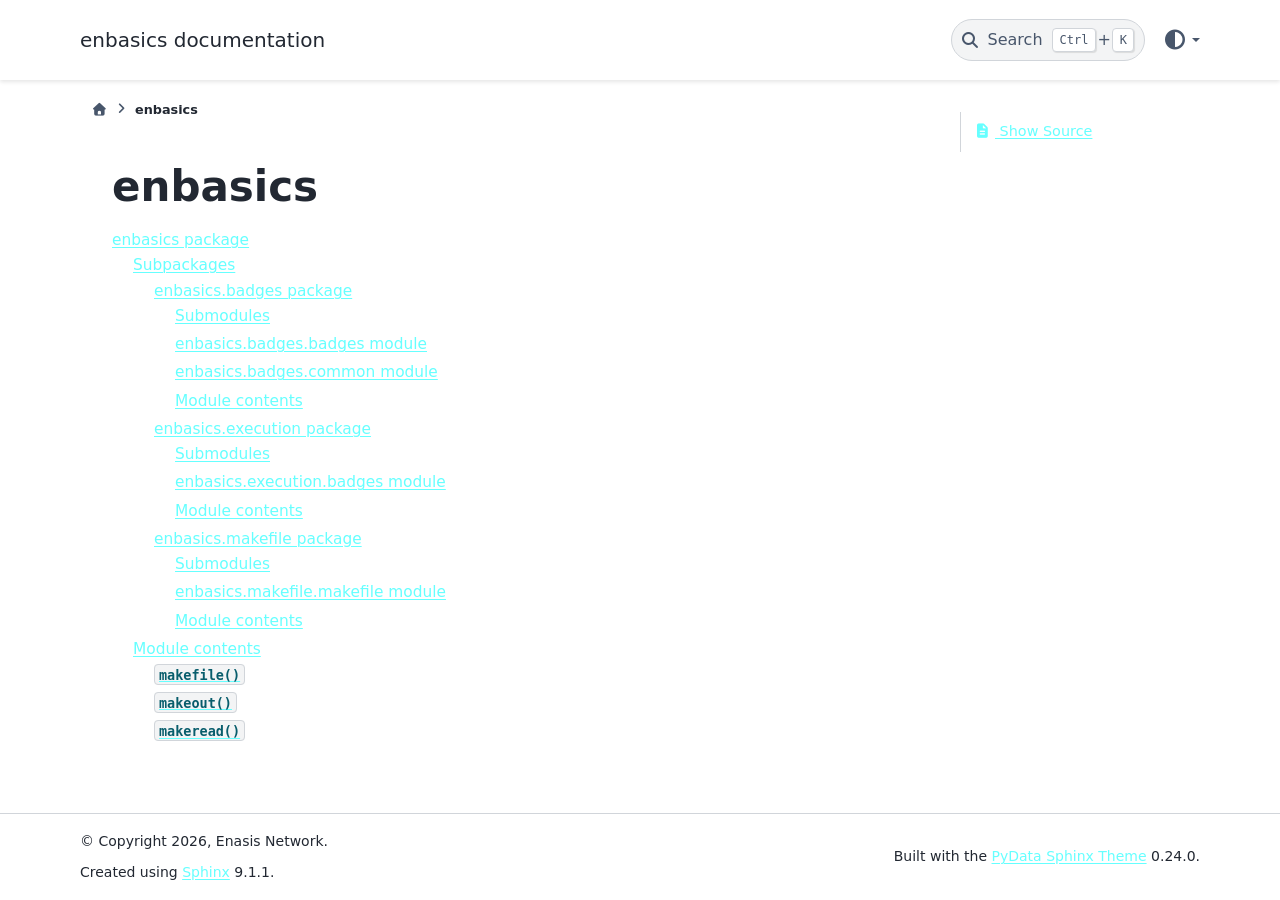
<file: sphinx/modules.html>
<!DOCTYPE html>


<html lang="en" data-content_root="./" >

  <head>
    <meta charset="utf-8" />
    <meta name="viewport" content="width=device-width, initial-scale=1.0" /><meta name="viewport" content="width=device-width, initial-scale=1" />

    <title>enbasics &#8212; enbasics  documentation</title>
  
  
  
  <script data-cfasync="false">
    document.documentElement.dataset.mode = localStorage.getItem("mode") || "";
    document.documentElement.dataset.theme = localStorage.getItem("theme") || "";
  </script>
  <!--
    this give us a css class that will be invisible only if js is disabled
  -->
  <noscript>
    <style>
      .pst-js-only { display: none !important; }

    </style>
  </noscript>
  
  <!-- Loaded before other Sphinx assets -->
  <link href="_static/styles/theme.css?digest=75c7c72ae941e8b558d8" rel="stylesheet" />
<link href="_static/styles/pydata-sphinx-theme.css?digest=75c7c72ae941e8b558d8" rel="stylesheet" />

    <link rel="stylesheet" type="text/css" href="_static/pygments.css?v=8f2a1f02" />
    <link rel="stylesheet" type="text/css" href="_static/style.css?v=5a3af4f5" />
  
  <!-- So that users can add custom icons -->
  <script defer src="_static/scripts/fontawesome.js?digest=75c7c72ae941e8b558d8"></script>
  <!-- Pre-loaded scripts that we'll load fully later -->
  <link rel="preload" as="script" href="_static/scripts/bootstrap.js?digest=75c7c72ae941e8b558d8" />
<link rel="preload" as="script" href="_static/scripts/pydata-sphinx-theme.js?digest=75c7c72ae941e8b558d8" />

    <script src="_static/documentation_options.js?v=5929fcd5"></script>
    <script src="_static/doctools.js?v=fd6eb6e6"></script>
    <script src="_static/sphinx_highlight.js?v=6ffebe34"></script>
    <script>DOCUMENTATION_OPTIONS.pagename = 'modules';</script>
    <script>DOCUMENTATION_OPTIONS.search_as_you_type = false;</script>
    <link rel="icon" href="_static/icon.png"/>
    <link rel="index" title="Index" href="genindex.html" />
    <link rel="search" title="Search" href="search.html" />
  <meta name="viewport" content="width=device-width, initial-scale=1"/>
  <meta name="color-scheme" content="light dark"/>
  <meta name="docsearch:language" content="en"/>
  <meta name="docsearch:version" content="0.2.2" />
  
    
    <script src="_static/searchtools.js"></script>
    <script src="_static/language_data.js"></script>
    <script src="searchindex.js"></script>
  
  </head>
  <body data-default-mode="">
  
  
  <div id="pst-skip-link" class="skip-link d-print-none"><a href="#main-content">Skip to main content</a></div>

  
  <div id="pst-scroll-pixel-helper"></div>
  
  <button type="button" class="btn rounded-pill" id="pst-back-to-top">
    <i class="fa-solid fa-arrow-up"></i>Back to top</button>
  
  
  
  
  <dialog id="pst-search-dialog">
    
<form class="bd-search d-flex align-items-center"
      action="search.html"
      method="get">
  <i class="fa-solid fa-magnifying-glass"></i>
  <input type="search"
         class="form-control"
         name="q"
         placeholder="Search the docs ..."
         aria-label="Search the docs ..."
         autocomplete="off"
         autocorrect="off"
         autocapitalize="off"
         spellcheck="false"/>
  <span class="search-button__kbd-shortcut"><kbd class="kbd-shortcut__modifier">Ctrl</kbd>+<kbd>K</kbd></span>
</form>
  </dialog>

  <div class="pst-async-banner-revealer d-none">
  <aside id="bd-header-version-warning" class="d-none d-print-none" aria-label="Version warning"></aside>
</div>

  
    <header id="pst-header" class="bd-header navbar navbar-expand-lg bd-navbar d-print-none">
<div class="bd-header__inner bd-page-width">
  <button type="button" class="pst-navbar-icon sidebar-toggle primary-toggle" aria-label="Site navigation" aria-expanded="false" aria-controls="pst-primary-sidebar-modal">
    <span class="fa-solid fa-bars"></span>
  </button>
  
  
  <div class="col-lg-3 navbar-header-items__start">
    
      <div class="navbar-item">

  
    
  

<a class="navbar-brand logo" href="index.html">
  
  
  
  
  
  
    <p class="title logo__title">enbasics  documentation</p>
  
</a></div>
    
  </div>
  
  <div class="col-lg-9 navbar-header-items">
    
    <div class="me-auto navbar-header-items__center">
      
        <div class="navbar-item">
<nav>
  <ul class="bd-navbar-elements navbar-nav">
    
  </ul>
</nav></div>
      
    </div>
    
    
    <div class="navbar-header-items__end">
      
        <div class="navbar-item navbar-persistent--container">
          

<button type="button" class="btn search-button-field search-button__button pst-js-only" title="Search" aria-label="Search" data-bs-placement="bottom" data-bs-toggle="tooltip">
 <i class="fa-solid fa-magnifying-glass"></i>
 <span class="search-button__default-text">Search</span>
 <span class="search-button__kbd-shortcut"><kbd class="kbd-shortcut__modifier">Ctrl</kbd>+<kbd class="kbd-shortcut__modifier">K</kbd></span>
</button>
        </div>
      
      
        <div class="navbar-item">

<div class="theme-switch-container dropdown pst-js-only" data-bs-toggle="tooltip" data-bs-placement="bottom" title="Color mode">
  <button type="button" class="btn btn-sm nav-link pst-navbar-icon theme-switch-button dropdown-toggle" aria-label="Color mode" data-bs-toggle="dropdown">
    <i class="theme-switch fa-solid fa-sun fa-lg" data-mode="light" title="Light"></i>
    <i class="theme-switch fa-solid fa-moon fa-lg" data-mode="dark" title="Dark"></i>
    <i class="theme-switch fa-solid fa-circle-half-stroke fa-lg" data-mode="auto" title="System Settings"></i>
  </button>
  <ul class="dropdown-menu dropdown-menu-end">
    <li><button type="button" class="dropdown-item d-flex align-items-center theme-change-button" data-mode="auto"><i class="fa-solid fa-circle-half-stroke fa-lg me-1"></i>System Settings</button></li>
    <li><button type="button" class="dropdown-item d-flex align-items-center theme-change-button" data-mode="light"><i class="fa-solid fa-sun fa-lg me-1"></i>Light</button></li>
    <li><button type="button" class="dropdown-item d-flex align-items-center theme-change-button" data-mode="dark"><i class="fa-solid fa-moon fa-lg me-1"></i>Dark</button></li>
  </ul>
</div></div>
      
    </div>
    
  </div>
  
  
    <div class="navbar-persistent--mobile">

<button type="button" class="btn search-button-field search-button__button pst-js-only" title="Search" aria-label="Search" data-bs-placement="bottom" data-bs-toggle="tooltip">
 <i class="fa-solid fa-magnifying-glass"></i>
 <span class="search-button__default-text">Search</span>
 <span class="search-button__kbd-shortcut"><kbd class="kbd-shortcut__modifier">Ctrl</kbd>+<kbd class="kbd-shortcut__modifier">K</kbd></span>
</button>
    </div>
  

  
    <button type="button" class="pst-navbar-icon sidebar-toggle secondary-toggle" aria-label="On this page" aria-expanded="false" aria-controls="pst-secondary-sidebar-modal">
      <span class="fa-solid fa-outdent"></span>
    </button>
  
</div>

    </header>
  

  <div class="bd-container">
    <div class="bd-container__inner bd-page-width">
      
      
      
        
      
      <dialog id="pst-primary-sidebar-modal" tabindex="-1"></dialog>
      <div id="pst-primary-sidebar" class="bd-sidebar-primary bd-sidebar hide-on-wide">
        

  
  <div class="sidebar-header-items sidebar-primary__section">
    
    
      <div class="sidebar-header-items__center">
        
          
          
            <div class="navbar-item">
<nav>
  <ul class="bd-navbar-elements navbar-nav">
    
  </ul>
</nav></div>
          
        
      </div>
    
    
    
      <div class="sidebar-header-items__end">
        
          <div class="navbar-item">

<div class="theme-switch-container dropdown pst-js-only" data-bs-toggle="tooltip" data-bs-placement="bottom" title="Color mode">
  <button type="button" class="btn btn-sm nav-link pst-navbar-icon theme-switch-button dropdown-toggle" aria-label="Color mode" data-bs-toggle="dropdown">
    <i class="theme-switch fa-solid fa-sun fa-lg" data-mode="light" title="Light"></i>
    <i class="theme-switch fa-solid fa-moon fa-lg" data-mode="dark" title="Dark"></i>
    <i class="theme-switch fa-solid fa-circle-half-stroke fa-lg" data-mode="auto" title="System Settings"></i>
  </button>
  <ul class="dropdown-menu dropdown-menu-end">
    <li><button type="button" class="dropdown-item d-flex align-items-center theme-change-button" data-mode="auto"><i class="fa-solid fa-circle-half-stroke fa-lg me-1"></i>System Settings</button></li>
    <li><button type="button" class="dropdown-item d-flex align-items-center theme-change-button" data-mode="light"><i class="fa-solid fa-sun fa-lg me-1"></i>Light</button></li>
    <li><button type="button" class="dropdown-item d-flex align-items-center theme-change-button" data-mode="dark"><i class="fa-solid fa-moon fa-lg me-1"></i>Dark</button></li>
  </ul>
</div></div>
        
      </div>
    
  </div>
  
  
  <div class="sidebar-primary-items__end sidebar-primary__section">
      <div class="sidebar-primary-item">
<div id="ethical-ad-placement"
      class="flat"
      data-ea-publisher="readthedocs"
      data-ea-type="readthedocs-sidebar"
      data-ea-manual="true">
</div></div>
  </div>


      </div>
      
      <main id="main-content" class="bd-main" role="main">
        
        
          <div class="bd-content">
            <div class="bd-article-container">
              
              <div class="bd-header-article d-print-none">
<div class="header-article-items header-article__inner">
  
    <div class="header-article-items__start">
      
        <div class="header-article-item">

<nav aria-label="Breadcrumb" class="d-print-none">
  <ul class="bd-breadcrumbs">
    
    <li class="breadcrumb-item breadcrumb-home">
      <a href="index.html" class="nav-link" aria-label="Home">
        <i class="fa-solid fa-house"></i>
      </a>
    </li>
    <li class="breadcrumb-item active" aria-current="page"><span class="ellipsis">enbasics</span></li>
  </ul>
</nav>
</div>
      
    </div>
  
  
</div>
</div>
              
              
              
                
<div id="searchbox"></div>
                <article class="bd-article">
                  
  <section id="enbasics">
<h1>enbasics<a class="headerlink" href="#enbasics" title="Link to this heading">#</a></h1>
<div class="toctree-wrapper compound">
<ul>
<li class="toctree-l1"><a class="reference internal" href="enbasics.html">enbasics package</a><ul>
<li class="toctree-l2"><a class="reference internal" href="enbasics.html#subpackages">Subpackages</a><ul>
<li class="toctree-l3"><a class="reference internal" href="enbasics.badges.html">enbasics.badges package</a><ul>
<li class="toctree-l4"><a class="reference internal" href="enbasics.badges.html#submodules">Submodules</a></li>
<li class="toctree-l4"><a class="reference internal" href="enbasics.badges.html#module-enbasics.badges.badges">enbasics.badges.badges module</a></li>
<li class="toctree-l4"><a class="reference internal" href="enbasics.badges.html#module-enbasics.badges.common">enbasics.badges.common module</a></li>
<li class="toctree-l4"><a class="reference internal" href="enbasics.badges.html#module-enbasics.badges">Module contents</a></li>
</ul>
</li>
<li class="toctree-l3"><a class="reference internal" href="enbasics.execution.html">enbasics.execution package</a><ul>
<li class="toctree-l4"><a class="reference internal" href="enbasics.execution.html#submodules">Submodules</a></li>
<li class="toctree-l4"><a class="reference internal" href="enbasics.execution.html#module-enbasics.execution.badges">enbasics.execution.badges module</a></li>
<li class="toctree-l4"><a class="reference internal" href="enbasics.execution.html#module-enbasics.execution">Module contents</a></li>
</ul>
</li>
<li class="toctree-l3"><a class="reference internal" href="enbasics.makefile.html">enbasics.makefile package</a><ul>
<li class="toctree-l4"><a class="reference internal" href="enbasics.makefile.html#submodules">Submodules</a></li>
<li class="toctree-l4"><a class="reference internal" href="enbasics.makefile.html#module-enbasics.makefile.makefile">enbasics.makefile.makefile module</a></li>
<li class="toctree-l4"><a class="reference internal" href="enbasics.makefile.html#module-enbasics.makefile">Module contents</a></li>
</ul>
</li>
</ul>
</li>
<li class="toctree-l2"><a class="reference internal" href="enbasics.html#module-enbasics">Module contents</a><ul>
<li class="toctree-l3"><a class="reference internal" href="enbasics.html#enbasics.makefile"><code class="docutils literal notranslate"><span class="pre">makefile()</span></code></a></li>
<li class="toctree-l3"><a class="reference internal" href="enbasics.html#enbasics.makeout"><code class="docutils literal notranslate"><span class="pre">makeout()</span></code></a></li>
<li class="toctree-l3"><a class="reference internal" href="enbasics.html#enbasics.makeread"><code class="docutils literal notranslate"><span class="pre">makeread()</span></code></a></li>
</ul>
</li>
</ul>
</li>
</ul>
</div>
</section>


                </article>
              
              
              
              
              
                <footer class="prev-next-footer d-print-none">
                  
<div class="prev-next-area">
</div>
                </footer>
              
            </div>
            
            
              
                <dialog id="pst-secondary-sidebar-modal" tabindex="-1"></dialog>
                <div id="pst-secondary-sidebar" class="bd-sidebar-secondary bd-toc"><div class="sidebar-secondary-items sidebar-secondary__inner">


  <div class="sidebar-secondary-item">

  <div class="tocsection sourcelink">
    <a href="_sources/modules.rst.txt">
      <i class="fa-solid fa-file-lines"></i> Show Source
    </a>
  </div>
</div>

</div></div>
              
            
          </div>
          <footer class="bd-footer-content">
            
          </footer>
        
      </main>
    </div>
  </div>
  
  <!-- Scripts loaded after <body> so the DOM is not blocked -->
  <script defer src="_static/scripts/bootstrap.js?digest=75c7c72ae941e8b558d8"></script>
<script defer src="_static/scripts/pydata-sphinx-theme.js?digest=75c7c72ae941e8b558d8"></script>

  <footer class="bd-footer">
<div class="bd-footer__inner bd-page-width">
  
    <div class="footer-items__start">
      
        <div class="footer-item">

  <p class="copyright">
    
      © Copyright 2026, Enasis Network.
      <br/>
    
  </p>
</div>
      
        <div class="footer-item">

  <p class="sphinx-version">
    Created using <a href="https://www.sphinx-doc.org/">Sphinx</a> 9.1.1.
  </p>
</div>
      
    </div>
  
  
  
    <div class="footer-items__end">
      
        <div class="footer-item">
<p class="theme-version">
  <!-- # L10n: Setting the PST URL as an argument as this does not need to be localized -->
  Built with the <a href="https://pydata-sphinx-theme.readthedocs.io/en/stable/index.html">PyData Sphinx Theme</a> 0.24.0.
</p></div>
      
    </div>
  
</div>

  </footer>
  </body>
</html>
</file>
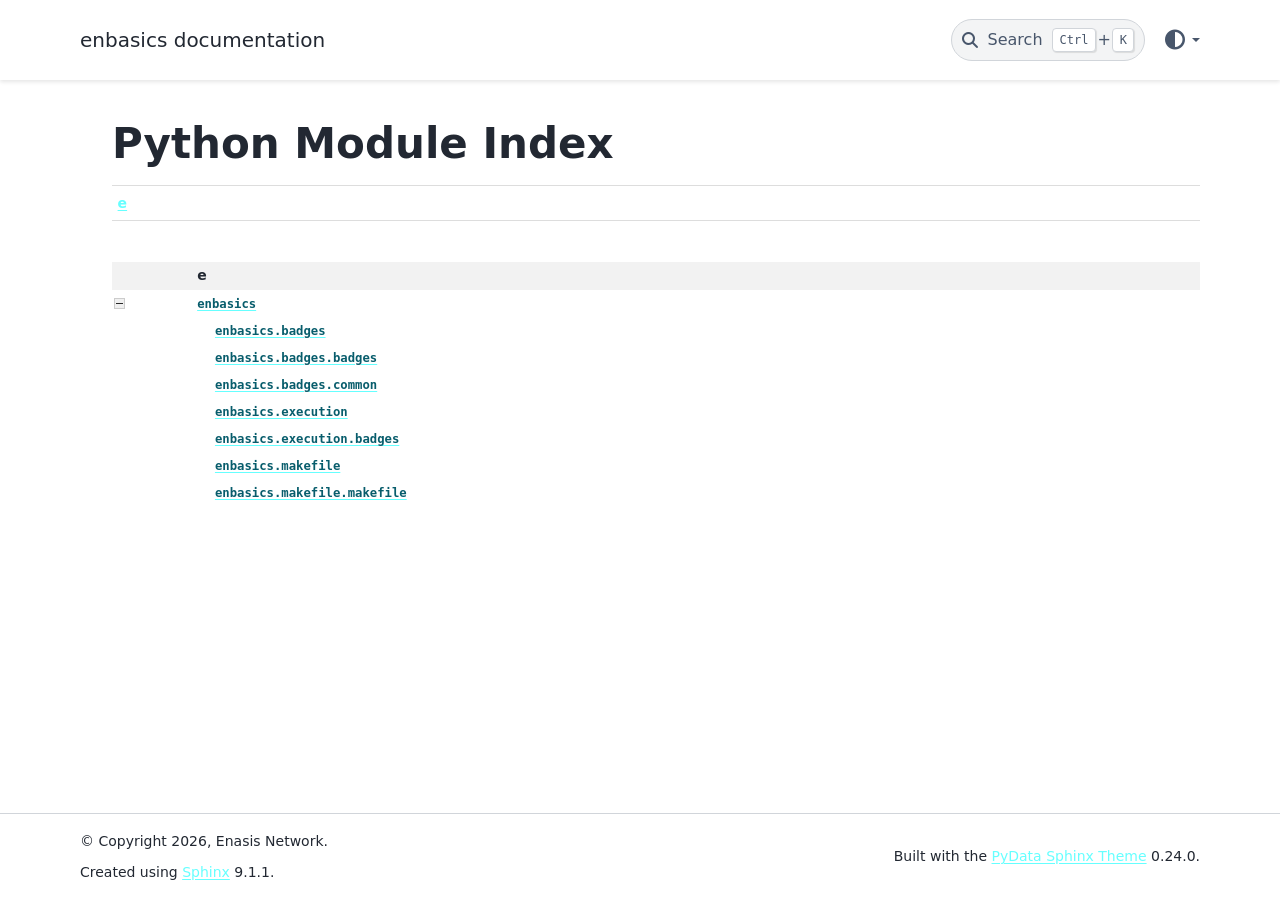
<file: sphinx/py-modindex.html>
<!DOCTYPE html>


<html lang="en" data-content_root="./" >

  <head>
    <meta charset="utf-8" />
    <meta name="viewport" content="width=device-width, initial-scale=1.0" />
    <title>Python Module Index &#8212; enbasics  documentation</title>
  
  
  
  <script data-cfasync="false">
    document.documentElement.dataset.mode = localStorage.getItem("mode") || "";
    document.documentElement.dataset.theme = localStorage.getItem("theme") || "";
  </script>
  <!--
    this give us a css class that will be invisible only if js is disabled
  -->
  <noscript>
    <style>
      .pst-js-only { display: none !important; }

    </style>
  </noscript>
  
  <!-- Loaded before other Sphinx assets -->
  <link href="_static/styles/theme.css?digest=75c7c72ae941e8b558d8" rel="stylesheet" />
<link href="_static/styles/pydata-sphinx-theme.css?digest=75c7c72ae941e8b558d8" rel="stylesheet" />

    <link rel="stylesheet" type="text/css" href="_static/pygments.css?v=8f2a1f02" />
    <link rel="stylesheet" type="text/css" href="_static/style.css?v=5a3af4f5" />
  
  <!-- So that users can add custom icons -->
  <script defer src="_static/scripts/fontawesome.js?digest=75c7c72ae941e8b558d8"></script>
  <!-- Pre-loaded scripts that we'll load fully later -->
  <link rel="preload" as="script" href="_static/scripts/bootstrap.js?digest=75c7c72ae941e8b558d8" />
<link rel="preload" as="script" href="_static/scripts/pydata-sphinx-theme.js?digest=75c7c72ae941e8b558d8" />

    <script src="_static/documentation_options.js?v=5929fcd5"></script>
    <script src="_static/doctools.js?v=fd6eb6e6"></script>
    <script src="_static/sphinx_highlight.js?v=6ffebe34"></script>
    <script>DOCUMENTATION_OPTIONS.pagename = 'py-modindex';</script>
    <script>DOCUMENTATION_OPTIONS.search_as_you_type = false;</script>
    <link rel="icon" href="_static/icon.png"/>
    <link rel="index" title="Index" href="genindex.html" />
    <link rel="search" title="Search" href="search.html" />

  <meta name="viewport" content="width=device-width, initial-scale=1"/>
  <meta name="color-scheme" content="light dark"/>
  <meta name="docsearch:language" content="en"/>
  <meta name="docsearch:version" content="0.2.2" />
  
    
    <script src="_static/searchtools.js"></script>
    <script src="_static/language_data.js"></script>
    <script src="searchindex.js"></script>
  


  </head>
  <body data-default-mode="">
  
  
  <div id="pst-skip-link" class="skip-link d-print-none"><a href="#main-content">Skip to main content</a></div>

  
  <div id="pst-scroll-pixel-helper"></div>
  
  <button type="button" class="btn rounded-pill" id="pst-back-to-top">
    <i class="fa-solid fa-arrow-up"></i>Back to top</button>
  
  
  
  
  <dialog id="pst-search-dialog">
    
<form class="bd-search d-flex align-items-center"
      action="search.html"
      method="get">
  <i class="fa-solid fa-magnifying-glass"></i>
  <input type="search"
         class="form-control"
         name="q"
         placeholder="Search the docs ..."
         aria-label="Search the docs ..."
         autocomplete="off"
         autocorrect="off"
         autocapitalize="off"
         spellcheck="false"/>
  <span class="search-button__kbd-shortcut"><kbd class="kbd-shortcut__modifier">Ctrl</kbd>+<kbd>K</kbd></span>
</form>
  </dialog>

  <div class="pst-async-banner-revealer d-none">
  <aside id="bd-header-version-warning" class="d-none d-print-none" aria-label="Version warning"></aside>
</div>

  
    <header id="pst-header" class="bd-header navbar navbar-expand-lg bd-navbar d-print-none">
<div class="bd-header__inner bd-page-width">
  <button type="button" class="pst-navbar-icon sidebar-toggle primary-toggle" aria-label="Site navigation" aria-expanded="false" aria-controls="pst-primary-sidebar-modal">
    <span class="fa-solid fa-bars"></span>
  </button>
  
  
  <div class="col-lg-3 navbar-header-items__start">
    
      <div class="navbar-item">

  
    
  

<a class="navbar-brand logo" href="index.html">
  
  
  
  
  
  
    <p class="title logo__title">enbasics  documentation</p>
  
</a></div>
    
  </div>
  
  <div class="col-lg-9 navbar-header-items">
    
    <div class="me-auto navbar-header-items__center">
      
        <div class="navbar-item">
<nav>
  <ul class="bd-navbar-elements navbar-nav">
    
  </ul>
</nav></div>
      
    </div>
    
    
    <div class="navbar-header-items__end">
      
        <div class="navbar-item navbar-persistent--container">
          

<button type="button" class="btn search-button-field search-button__button pst-js-only" title="Search" aria-label="Search" data-bs-placement="bottom" data-bs-toggle="tooltip">
 <i class="fa-solid fa-magnifying-glass"></i>
 <span class="search-button__default-text">Search</span>
 <span class="search-button__kbd-shortcut"><kbd class="kbd-shortcut__modifier">Ctrl</kbd>+<kbd class="kbd-shortcut__modifier">K</kbd></span>
</button>
        </div>
      
      
        <div class="navbar-item">

<div class="theme-switch-container dropdown pst-js-only" data-bs-toggle="tooltip" data-bs-placement="bottom" title="Color mode">
  <button type="button" class="btn btn-sm nav-link pst-navbar-icon theme-switch-button dropdown-toggle" aria-label="Color mode" data-bs-toggle="dropdown">
    <i class="theme-switch fa-solid fa-sun fa-lg" data-mode="light" title="Light"></i>
    <i class="theme-switch fa-solid fa-moon fa-lg" data-mode="dark" title="Dark"></i>
    <i class="theme-switch fa-solid fa-circle-half-stroke fa-lg" data-mode="auto" title="System Settings"></i>
  </button>
  <ul class="dropdown-menu dropdown-menu-end">
    <li><button type="button" class="dropdown-item d-flex align-items-center theme-change-button" data-mode="auto"><i class="fa-solid fa-circle-half-stroke fa-lg me-1"></i>System Settings</button></li>
    <li><button type="button" class="dropdown-item d-flex align-items-center theme-change-button" data-mode="light"><i class="fa-solid fa-sun fa-lg me-1"></i>Light</button></li>
    <li><button type="button" class="dropdown-item d-flex align-items-center theme-change-button" data-mode="dark"><i class="fa-solid fa-moon fa-lg me-1"></i>Dark</button></li>
  </ul>
</div></div>
      
    </div>
    
  </div>
  
  
    <div class="navbar-persistent--mobile">

<button type="button" class="btn search-button-field search-button__button pst-js-only" title="Search" aria-label="Search" data-bs-placement="bottom" data-bs-toggle="tooltip">
 <i class="fa-solid fa-magnifying-glass"></i>
 <span class="search-button__default-text">Search</span>
 <span class="search-button__kbd-shortcut"><kbd class="kbd-shortcut__modifier">Ctrl</kbd>+<kbd class="kbd-shortcut__modifier">K</kbd></span>
</button>
    </div>
  

  
</div>

    </header>
  

  <div class="bd-container">
    <div class="bd-container__inner bd-page-width">
      
      
      
        
      
      <dialog id="pst-primary-sidebar-modal" tabindex="-1"></dialog>
      <div id="pst-primary-sidebar" class="bd-sidebar-primary bd-sidebar hide-on-wide">
        

  
  <div class="sidebar-header-items sidebar-primary__section">
    
    
      <div class="sidebar-header-items__center">
        
          
          
            <div class="navbar-item">
<nav>
  <ul class="bd-navbar-elements navbar-nav">
    
  </ul>
</nav></div>
          
        
      </div>
    
    
    
      <div class="sidebar-header-items__end">
        
          <div class="navbar-item">

<div class="theme-switch-container dropdown pst-js-only" data-bs-toggle="tooltip" data-bs-placement="bottom" title="Color mode">
  <button type="button" class="btn btn-sm nav-link pst-navbar-icon theme-switch-button dropdown-toggle" aria-label="Color mode" data-bs-toggle="dropdown">
    <i class="theme-switch fa-solid fa-sun fa-lg" data-mode="light" title="Light"></i>
    <i class="theme-switch fa-solid fa-moon fa-lg" data-mode="dark" title="Dark"></i>
    <i class="theme-switch fa-solid fa-circle-half-stroke fa-lg" data-mode="auto" title="System Settings"></i>
  </button>
  <ul class="dropdown-menu dropdown-menu-end">
    <li><button type="button" class="dropdown-item d-flex align-items-center theme-change-button" data-mode="auto"><i class="fa-solid fa-circle-half-stroke fa-lg me-1"></i>System Settings</button></li>
    <li><button type="button" class="dropdown-item d-flex align-items-center theme-change-button" data-mode="light"><i class="fa-solid fa-sun fa-lg me-1"></i>Light</button></li>
    <li><button type="button" class="dropdown-item d-flex align-items-center theme-change-button" data-mode="dark"><i class="fa-solid fa-moon fa-lg me-1"></i>Dark</button></li>
  </ul>
</div></div>
        
      </div>
    
  </div>
  
  
  <div class="sidebar-primary-items__end sidebar-primary__section">
      <div class="sidebar-primary-item">
<div id="ethical-ad-placement"
      class="flat"
      data-ea-publisher="readthedocs"
      data-ea-type="readthedocs-sidebar"
      data-ea-manual="true">
</div></div>
  </div>


      </div>
      
      <main id="main-content" class="bd-main" role="main">
        
        
          <div class="bd-content">
            <div class="bd-article-container">
              
              <div class="bd-header-article d-print-none"></div>
              
              
              
                
<div id="searchbox"></div>
                <article class="bd-article">
                  

   <h1>Python Module Index</h1>

   <div class="modindex-jumpbox">
   <a href="#cap-e"><strong>e</strong></a>
   </div>

   <table class="indextable modindextable">
     <tr class="pcap"><td></td><td>&#160;</td><td></td></tr>
     <tr class="cap" id="cap-e"><td></td><td>
       <strong>e</strong></td><td></td></tr>
     <tr>
       <td><img src="_static/minus.png" class="toggler"
              id="toggle-1" style="display: none" alt="-" /></td>
       <td>
       <a href="enbasics.html#module-enbasics"><code class="xref">enbasics</code></a></td><td>
       <em></em></td></tr>
     <tr class="cg-1">
       <td></td>
       <td>&#160;&#160;&#160;
       <a href="index.html#module-enbasics.badges"><code class="xref">enbasics.badges</code></a></td><td>
       <em></em></td></tr>
     <tr class="cg-1">
       <td></td>
       <td>&#160;&#160;&#160;
       <a href="enbasics.badges.html#module-enbasics.badges.badges"><code class="xref">enbasics.badges.badges</code></a></td><td>
       <em></em></td></tr>
     <tr class="cg-1">
       <td></td>
       <td>&#160;&#160;&#160;
       <a href="enbasics.badges.html#module-enbasics.badges.common"><code class="xref">enbasics.badges.common</code></a></td><td>
       <em></em></td></tr>
     <tr class="cg-1">
       <td></td>
       <td>&#160;&#160;&#160;
       <a href="enbasics.execution.html#module-enbasics.execution"><code class="xref">enbasics.execution</code></a></td><td>
       <em></em></td></tr>
     <tr class="cg-1">
       <td></td>
       <td>&#160;&#160;&#160;
       <a href="enbasics.execution.html#module-enbasics.execution.badges"><code class="xref">enbasics.execution.badges</code></a></td><td>
       <em></em></td></tr>
     <tr class="cg-1">
       <td></td>
       <td>&#160;&#160;&#160;
       <a href="index.html#module-enbasics.makefile"><code class="xref">enbasics.makefile</code></a></td><td>
       <em></em></td></tr>
     <tr class="cg-1">
       <td></td>
       <td>&#160;&#160;&#160;
       <a href="enbasics.makefile.html#module-enbasics.makefile.makefile"><code class="xref">enbasics.makefile.makefile</code></a></td><td>
       <em></em></td></tr>
   </table>


                </article>
              
              
              
              
              
                <footer class="prev-next-footer d-print-none">
                  
<div class="prev-next-area">
</div>
                </footer>
              
            </div>
            
            
              
            
          </div>
          <footer class="bd-footer-content">
            
          </footer>
        
      </main>
    </div>
  </div>
  
  <!-- Scripts loaded after <body> so the DOM is not blocked -->
  <script defer src="_static/scripts/bootstrap.js?digest=75c7c72ae941e8b558d8"></script>
<script defer src="_static/scripts/pydata-sphinx-theme.js?digest=75c7c72ae941e8b558d8"></script>

  <footer class="bd-footer">
<div class="bd-footer__inner bd-page-width">
  
    <div class="footer-items__start">
      
        <div class="footer-item">

  <p class="copyright">
    
      © Copyright 2026, Enasis Network.
      <br/>
    
  </p>
</div>
      
        <div class="footer-item">

  <p class="sphinx-version">
    Created using <a href="https://www.sphinx-doc.org/">Sphinx</a> 9.1.1.
  </p>
</div>
      
    </div>
  
  
  
    <div class="footer-items__end">
      
        <div class="footer-item">
<p class="theme-version">
  <!-- # L10n: Setting the PST URL as an argument as this does not need to be localized -->
  Built with the <a href="https://pydata-sphinx-theme.readthedocs.io/en/stable/index.html">PyData Sphinx Theme</a> 0.24.0.
</p></div>
      
    </div>
  
</div>

  </footer>
  </body>
</html>
</file>
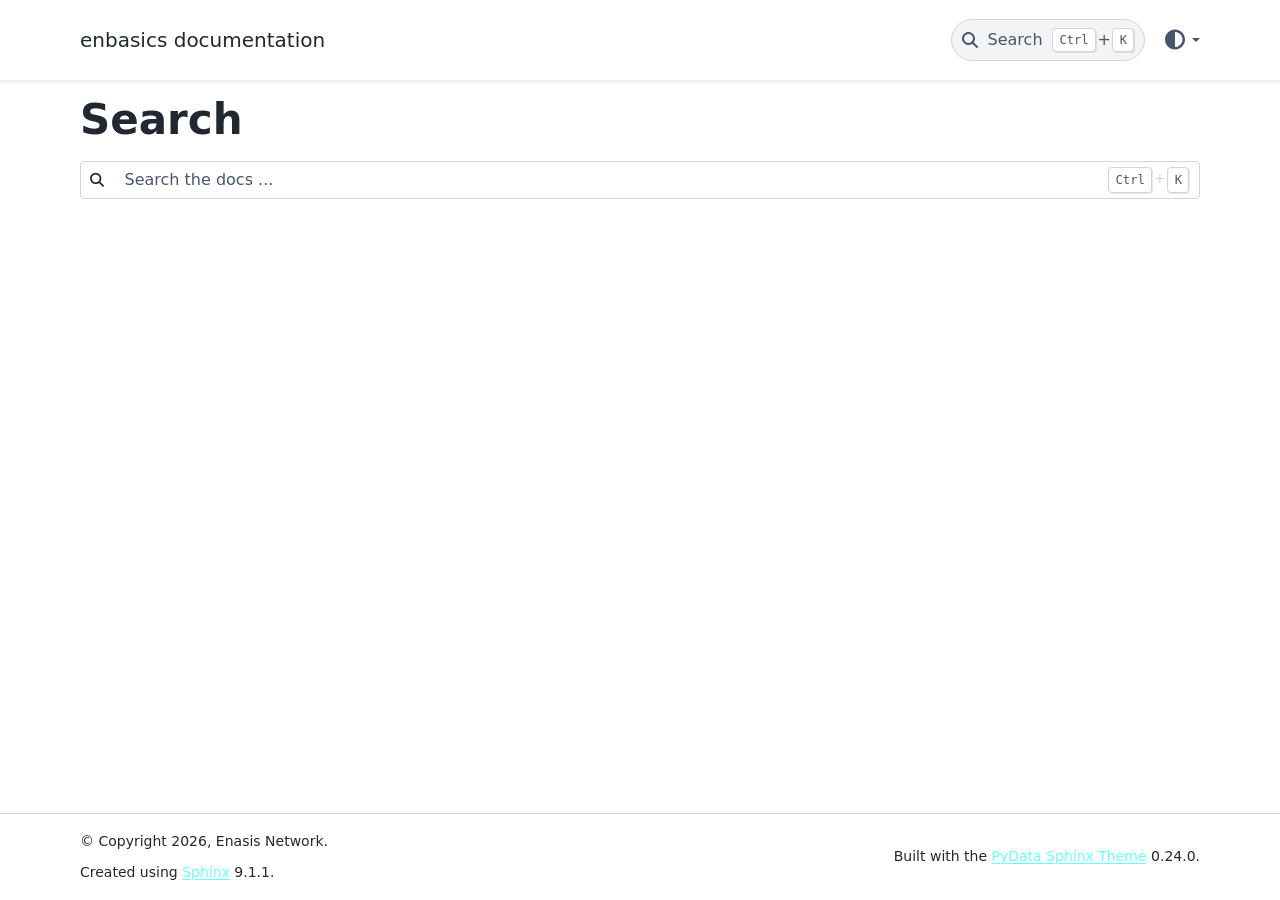
<file: sphinx/search.html>
<!DOCTYPE html>


<html lang="en" data-content_root="./" >

  <head>
    <meta charset="utf-8" />
    <meta name="viewport" content="width=device-width, initial-scale=1.0" /><title>Search - enbasics  documentation</title>
  
  
  
  <script data-cfasync="false">
    document.documentElement.dataset.mode = localStorage.getItem("mode") || "";
    document.documentElement.dataset.theme = localStorage.getItem("theme") || "";
  </script>
  <!--
    this give us a css class that will be invisible only if js is disabled
  -->
  <noscript>
    <style>
      .pst-js-only { display: none !important; }

    </style>
  </noscript>
  
  <!-- Loaded before other Sphinx assets -->
  <link href="_static/styles/theme.css?digest=75c7c72ae941e8b558d8" rel="stylesheet" />
<link href="_static/styles/pydata-sphinx-theme.css?digest=75c7c72ae941e8b558d8" rel="stylesheet" />

    <link rel="stylesheet" type="text/css" href="_static/pygments.css?v=8f2a1f02" />
    <link rel="stylesheet" type="text/css" href="_static/style.css?v=5a3af4f5" />
  
  <!-- So that users can add custom icons -->
  <script defer src="_static/scripts/fontawesome.js?digest=75c7c72ae941e8b558d8"></script>
  <!-- Pre-loaded scripts that we'll load fully later -->
  <link rel="preload" as="script" href="_static/scripts/bootstrap.js?digest=75c7c72ae941e8b558d8" />
<link rel="preload" as="script" href="_static/scripts/pydata-sphinx-theme.js?digest=75c7c72ae941e8b558d8" />

    <script src="_static/documentation_options.js?v=5929fcd5"></script>
    <script src="_static/doctools.js?v=fd6eb6e6"></script>
    <script src="_static/sphinx_highlight.js?v=6ffebe34"></script>
    <script>DOCUMENTATION_OPTIONS.pagename = 'search';</script>
    <script>DOCUMENTATION_OPTIONS.search_as_you_type = false;</script>
  <script src="_static/searchtools.js"></script>
  <script src="_static/language_data.js"></script>
  <script src="searchindex.js"></script>
    <link rel="icon" href="_static/icon.png"/>
    <link rel="index" title="Index" href="genindex.html" />
    <link rel="search" title="Search" href="#" />
  <meta name="viewport" content="width=device-width, initial-scale=1"/>
  <meta name="color-scheme" content="light dark"/>
  <meta name="docsearch:language" content="en"/>
  <meta name="docsearch:version" content="0.2.2" />
  
    
  
  </head>
  <body data-default-mode="">
  
  
  <div id="pst-skip-link" class="skip-link d-print-none"><a href="#main-content">Skip to main content</a></div>

  
  <div id="pst-scroll-pixel-helper"></div>
  
  <button type="button" class="btn rounded-pill" id="pst-back-to-top">
    <i class="fa-solid fa-arrow-up"></i>Back to top</button>
  
  
  
  
  <dialog id="pst-search-dialog">
    
<form class="bd-search d-flex align-items-center"
      action="#"
      method="get">
  <i class="fa-solid fa-magnifying-glass"></i>
  <input type="search"
         class="form-control"
         name="q"
         placeholder="Search the docs ..."
         aria-label="Search the docs ..."
         autocomplete="off"
         autocorrect="off"
         autocapitalize="off"
         spellcheck="false"/>
  <span class="search-button__kbd-shortcut"><kbd class="kbd-shortcut__modifier">Ctrl</kbd>+<kbd>K</kbd></span>
</form>
  </dialog>

  <div class="pst-async-banner-revealer d-none">
  <aside id="bd-header-version-warning" class="d-none d-print-none" aria-label="Version warning"></aside>
</div>

  
    <header id="pst-header" class="bd-header navbar navbar-expand-lg bd-navbar d-print-none">
<div class="bd-header__inner bd-page-width">
  <button type="button" class="pst-navbar-icon sidebar-toggle primary-toggle" aria-label="Site navigation" aria-expanded="false" aria-controls="pst-primary-sidebar-modal">
    <span class="fa-solid fa-bars"></span>
  </button>
  
  
  <div class="col-lg-3 navbar-header-items__start">
    
      <div class="navbar-item">

  
    
  

<a class="navbar-brand logo" href="index.html">
  
  
  
  
  
  
    <p class="title logo__title">enbasics  documentation</p>
  
</a></div>
    
  </div>
  
  <div class="col-lg-9 navbar-header-items">
    
    <div class="me-auto navbar-header-items__center">
      
        <div class="navbar-item">
<nav>
  <ul class="bd-navbar-elements navbar-nav">
    
  </ul>
</nav></div>
      
    </div>
    
    
    <div class="navbar-header-items__end">
      
        <div class="navbar-item navbar-persistent--container">
          

<button type="button" class="btn search-button-field search-button__button pst-js-only" title="Search" aria-label="Search" data-bs-placement="bottom" data-bs-toggle="tooltip">
 <i class="fa-solid fa-magnifying-glass"></i>
 <span class="search-button__default-text">Search</span>
 <span class="search-button__kbd-shortcut"><kbd class="kbd-shortcut__modifier">Ctrl</kbd>+<kbd class="kbd-shortcut__modifier">K</kbd></span>
</button>
        </div>
      
      
        <div class="navbar-item">

<div class="theme-switch-container dropdown pst-js-only" data-bs-toggle="tooltip" data-bs-placement="bottom" title="Color mode">
  <button type="button" class="btn btn-sm nav-link pst-navbar-icon theme-switch-button dropdown-toggle" aria-label="Color mode" data-bs-toggle="dropdown">
    <i class="theme-switch fa-solid fa-sun fa-lg" data-mode="light" title="Light"></i>
    <i class="theme-switch fa-solid fa-moon fa-lg" data-mode="dark" title="Dark"></i>
    <i class="theme-switch fa-solid fa-circle-half-stroke fa-lg" data-mode="auto" title="System Settings"></i>
  </button>
  <ul class="dropdown-menu dropdown-menu-end">
    <li><button type="button" class="dropdown-item d-flex align-items-center theme-change-button" data-mode="auto"><i class="fa-solid fa-circle-half-stroke fa-lg me-1"></i>System Settings</button></li>
    <li><button type="button" class="dropdown-item d-flex align-items-center theme-change-button" data-mode="light"><i class="fa-solid fa-sun fa-lg me-1"></i>Light</button></li>
    <li><button type="button" class="dropdown-item d-flex align-items-center theme-change-button" data-mode="dark"><i class="fa-solid fa-moon fa-lg me-1"></i>Dark</button></li>
  </ul>
</div></div>
      
    </div>
    
  </div>
  
  
    <div class="navbar-persistent--mobile">

<button type="button" class="btn search-button-field search-button__button pst-js-only" title="Search" aria-label="Search" data-bs-placement="bottom" data-bs-toggle="tooltip">
 <i class="fa-solid fa-magnifying-glass"></i>
 <span class="search-button__default-text">Search</span>
 <span class="search-button__kbd-shortcut"><kbd class="kbd-shortcut__modifier">Ctrl</kbd>+<kbd class="kbd-shortcut__modifier">K</kbd></span>
</button>
    </div>
  

  
</div>

    </header>
  

  <div class="bd-container">
    <div class="bd-container__inner bd-page-width">
      
      
      
        
      
      <dialog id="pst-primary-sidebar-modal" tabindex="-1"></dialog>
      <div id="pst-primary-sidebar" class="bd-sidebar-primary bd-sidebar hide-on-wide">
        

  
  <div class="sidebar-header-items sidebar-primary__section">
    
    
      <div class="sidebar-header-items__center">
        
          
          
            <div class="navbar-item">
<nav>
  <ul class="bd-navbar-elements navbar-nav">
    
  </ul>
</nav></div>
          
        
      </div>
    
    
    
      <div class="sidebar-header-items__end">
        
          <div class="navbar-item">

<div class="theme-switch-container dropdown pst-js-only" data-bs-toggle="tooltip" data-bs-placement="bottom" title="Color mode">
  <button type="button" class="btn btn-sm nav-link pst-navbar-icon theme-switch-button dropdown-toggle" aria-label="Color mode" data-bs-toggle="dropdown">
    <i class="theme-switch fa-solid fa-sun fa-lg" data-mode="light" title="Light"></i>
    <i class="theme-switch fa-solid fa-moon fa-lg" data-mode="dark" title="Dark"></i>
    <i class="theme-switch fa-solid fa-circle-half-stroke fa-lg" data-mode="auto" title="System Settings"></i>
  </button>
  <ul class="dropdown-menu dropdown-menu-end">
    <li><button type="button" class="dropdown-item d-flex align-items-center theme-change-button" data-mode="auto"><i class="fa-solid fa-circle-half-stroke fa-lg me-1"></i>System Settings</button></li>
    <li><button type="button" class="dropdown-item d-flex align-items-center theme-change-button" data-mode="light"><i class="fa-solid fa-sun fa-lg me-1"></i>Light</button></li>
    <li><button type="button" class="dropdown-item d-flex align-items-center theme-change-button" data-mode="dark"><i class="fa-solid fa-moon fa-lg me-1"></i>Dark</button></li>
  </ul>
</div></div>
        
      </div>
    
  </div>
  
  
  <div class="sidebar-primary-items__end sidebar-primary__section">
      <div class="sidebar-primary-item">
<div id="ethical-ad-placement"
      class="flat"
      data-ea-publisher="readthedocs"
      data-ea-type="readthedocs-sidebar"
      data-ea-manual="true">
</div></div>
  </div>


      </div>
      
      <main id="main-content" class="bd-main" role="main">
        
        
          <div class="bd-content">
            <div class="bd-article-container">
              
              <div class="bd-header-article d-print-none"></div>
              
              
  <div class="bd-search-container">
    <h1>Search</h1>
    <noscript>
      <div class="admonition error">
        <p class="admonition-title">Error</p>
        <p>Please activate JavaScript to enable the search functionality.</p>
      </div>
    </noscript>
    
<form class="bd-search d-flex align-items-center"
      action="#"
      method="get">
  <i class="fa-solid fa-magnifying-glass"></i>
  <input type="search"
         class="form-control"
         name="q"
         placeholder="Search the docs ..."
         aria-label="Search the docs ..."
         autocomplete="off"
         autocorrect="off"
         autocapitalize="off"
         spellcheck="false"/>
  <span class="search-button__kbd-shortcut"><kbd class="kbd-shortcut__modifier">Ctrl</kbd>+<kbd>K</kbd></span>
</form>
    <div id="search-results"></div>
  </div>
  <script>
    // Activate the search field on page load
    let searchInput = document.querySelector("form.bd-search input");
    if (searchInput) {
        searchInput.focus();
        searchInput.select();
        console.log("[PST]: Set focus on search field.");
    }
  </script>

              
              
              
              
                <footer class="prev-next-footer d-print-none">
                  
<div class="prev-next-area">
</div>
                </footer>
              
            </div>
            
            
              
            
          </div>
          <footer class="bd-footer-content">
            
          </footer>
        
      </main>
    </div>
  </div>
  
  <!-- Scripts loaded after <body> so the DOM is not blocked -->
  <script defer src="_static/scripts/bootstrap.js?digest=75c7c72ae941e8b558d8"></script>
<script defer src="_static/scripts/pydata-sphinx-theme.js?digest=75c7c72ae941e8b558d8"></script>

  <footer class="bd-footer">
<div class="bd-footer__inner bd-page-width">
  
    <div class="footer-items__start">
      
        <div class="footer-item">

  <p class="copyright">
    
      © Copyright 2026, Enasis Network.
      <br/>
    
  </p>
</div>
      
        <div class="footer-item">

  <p class="sphinx-version">
    Created using <a href="https://www.sphinx-doc.org/">Sphinx</a> 9.1.1.
  </p>
</div>
      
    </div>
  
  
  
    <div class="footer-items__end">
      
        <div class="footer-item">
<p class="theme-version">
  <!-- # L10n: Setting the PST URL as an argument as this does not need to be localized -->
  Built with the <a href="https://pydata-sphinx-theme.readthedocs.io/en/stable/index.html">PyData Sphinx Theme</a> 0.24.0.
</p></div>
      
    </div>
  
</div>

  </footer>
  </body>
</html>
</file>
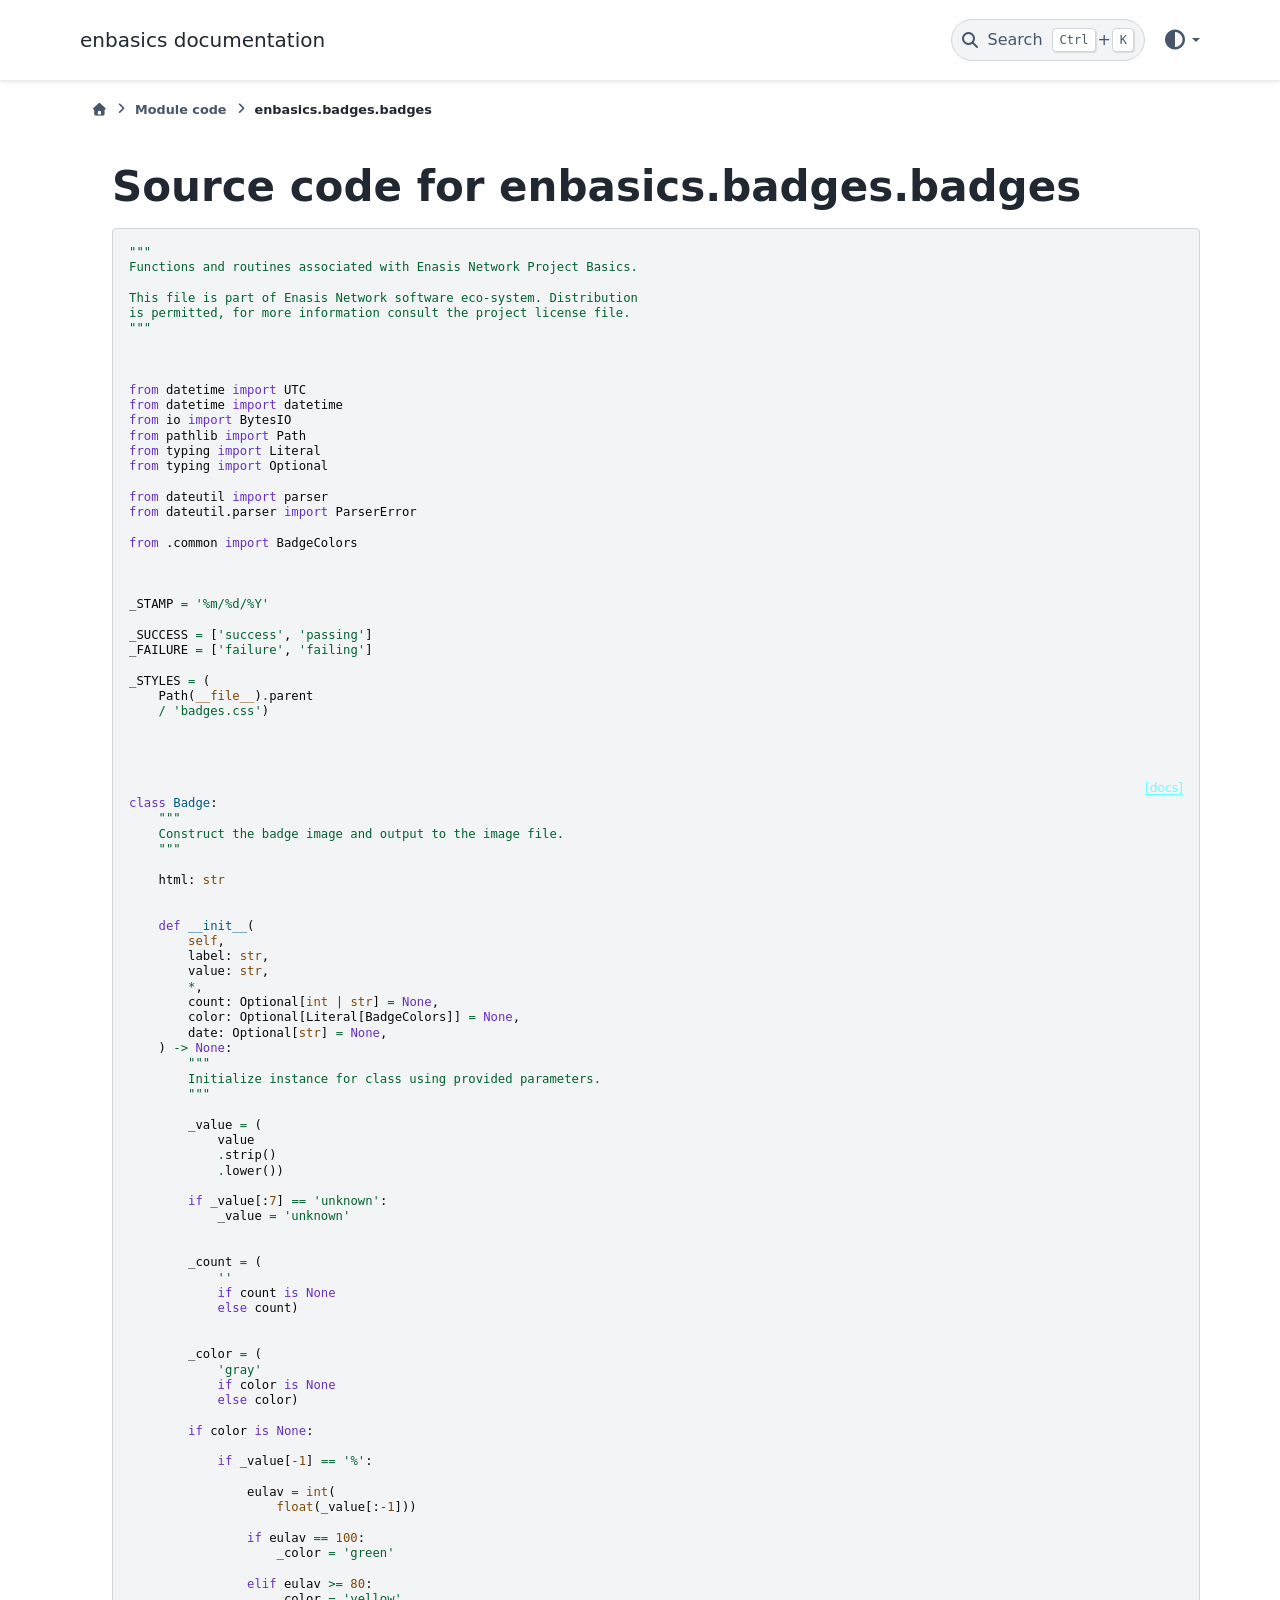
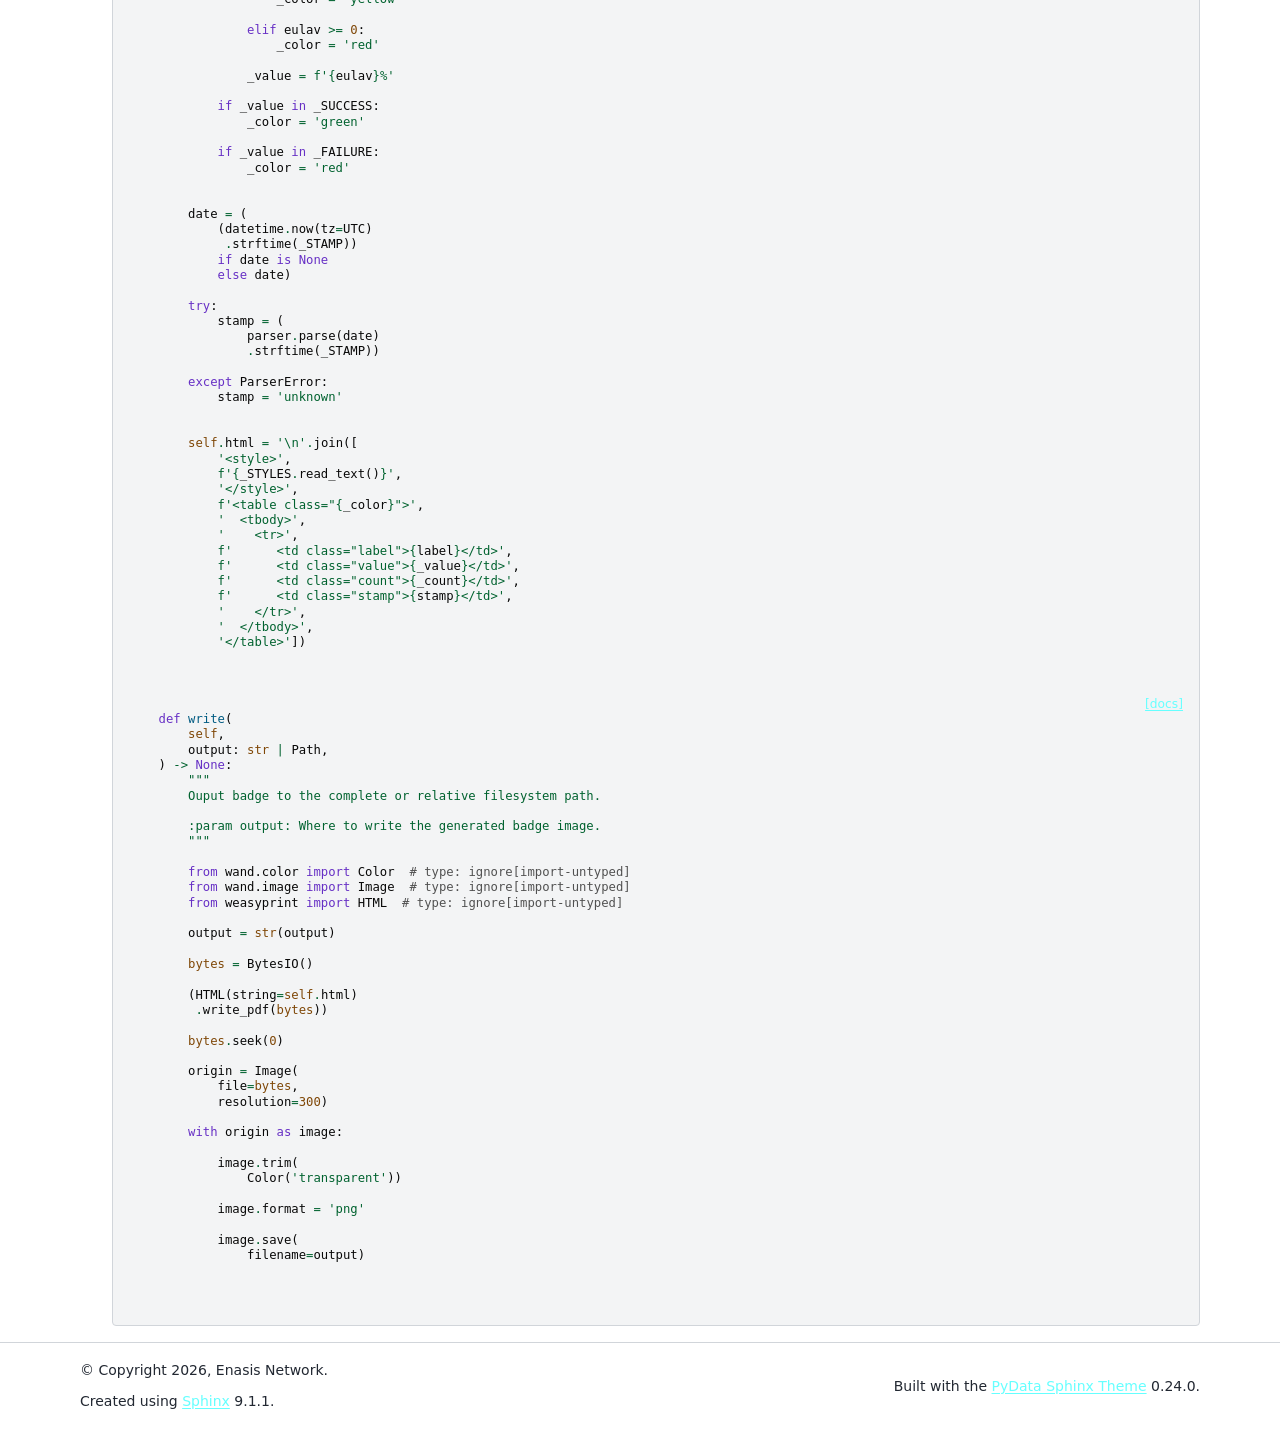
<file: sphinx/_modules/enbasics/badges/badges.html>
<!DOCTYPE html>


<html lang="en" data-content_root="../../../" >

  <head>
    <meta charset="utf-8" />
    <meta name="viewport" content="width=device-width, initial-scale=1.0" />
    <title>enbasics.badges.badges &#8212; enbasics  documentation</title>
  
  
  
  <script data-cfasync="false">
    document.documentElement.dataset.mode = localStorage.getItem("mode") || "";
    document.documentElement.dataset.theme = localStorage.getItem("theme") || "";
  </script>
  <!--
    this give us a css class that will be invisible only if js is disabled
  -->
  <noscript>
    <style>
      .pst-js-only { display: none !important; }

    </style>
  </noscript>
  
  <!-- Loaded before other Sphinx assets -->
  <link href="../../../_static/styles/theme.css?digest=75c7c72ae941e8b558d8" rel="stylesheet" />
<link href="../../../_static/styles/pydata-sphinx-theme.css?digest=75c7c72ae941e8b558d8" rel="stylesheet" />

    <link rel="stylesheet" type="text/css" href="../../../_static/pygments.css?v=8f2a1f02" />
    <link rel="stylesheet" type="text/css" href="../../../_static/style.css?v=5a3af4f5" />
  
  <!-- So that users can add custom icons -->
  <script defer src="../../../_static/scripts/fontawesome.js?digest=75c7c72ae941e8b558d8"></script>
  <!-- Pre-loaded scripts that we'll load fully later -->
  <link rel="preload" as="script" href="../../../_static/scripts/bootstrap.js?digest=75c7c72ae941e8b558d8" />
<link rel="preload" as="script" href="../../../_static/scripts/pydata-sphinx-theme.js?digest=75c7c72ae941e8b558d8" />

    <script src="../../../_static/documentation_options.js?v=5929fcd5"></script>
    <script src="../../../_static/doctools.js?v=fd6eb6e6"></script>
    <script src="../../../_static/sphinx_highlight.js?v=6ffebe34"></script>
    <script>DOCUMENTATION_OPTIONS.pagename = '_modules/enbasics/badges/badges';</script>
    <script>DOCUMENTATION_OPTIONS.search_as_you_type = false;</script>
    <link rel="icon" href="../../../_static/icon.png"/>
    <link rel="index" title="Index" href="../../../genindex.html" />
    <link rel="search" title="Search" href="../../../search.html" />
  <meta name="viewport" content="width=device-width, initial-scale=1"/>
  <meta name="color-scheme" content="light dark"/>
  <meta name="docsearch:language" content="en"/>
  <meta name="docsearch:version" content="0.2.2" />
  
    
    <script src="../../../_static/searchtools.js"></script>
    <script src="../../../_static/language_data.js"></script>
    <script src="../../../searchindex.js"></script>
  
  </head>
  <body data-default-mode="">
  
  
  <div id="pst-skip-link" class="skip-link d-print-none"><a href="#main-content">Skip to main content</a></div>

  
  <div id="pst-scroll-pixel-helper"></div>
  
  <button type="button" class="btn rounded-pill" id="pst-back-to-top">
    <i class="fa-solid fa-arrow-up"></i>Back to top</button>
  
  
  
  
  <dialog id="pst-search-dialog">
    
<form class="bd-search d-flex align-items-center"
      action="../../../search.html"
      method="get">
  <i class="fa-solid fa-magnifying-glass"></i>
  <input type="search"
         class="form-control"
         name="q"
         placeholder="Search the docs ..."
         aria-label="Search the docs ..."
         autocomplete="off"
         autocorrect="off"
         autocapitalize="off"
         spellcheck="false"/>
  <span class="search-button__kbd-shortcut"><kbd class="kbd-shortcut__modifier">Ctrl</kbd>+<kbd>K</kbd></span>
</form>
  </dialog>

  <div class="pst-async-banner-revealer d-none">
  <aside id="bd-header-version-warning" class="d-none d-print-none" aria-label="Version warning"></aside>
</div>

  
    <header id="pst-header" class="bd-header navbar navbar-expand-lg bd-navbar d-print-none">
<div class="bd-header__inner bd-page-width">
  <button type="button" class="pst-navbar-icon sidebar-toggle primary-toggle" aria-label="Site navigation" aria-expanded="false" aria-controls="pst-primary-sidebar-modal">
    <span class="fa-solid fa-bars"></span>
  </button>
  
  
  <div class="col-lg-3 navbar-header-items__start">
    
      <div class="navbar-item">

  
    
  

<a class="navbar-brand logo" href="../../../index.html">
  
  
  
  
  
  
    <p class="title logo__title">enbasics  documentation</p>
  
</a></div>
    
  </div>
  
  <div class="col-lg-9 navbar-header-items">
    
    <div class="me-auto navbar-header-items__center">
      
        <div class="navbar-item">
<nav>
  <ul class="bd-navbar-elements navbar-nav">
    
  </ul>
</nav></div>
      
    </div>
    
    
    <div class="navbar-header-items__end">
      
        <div class="navbar-item navbar-persistent--container">
          

<button type="button" class="btn search-button-field search-button__button pst-js-only" title="Search" aria-label="Search" data-bs-placement="bottom" data-bs-toggle="tooltip">
 <i class="fa-solid fa-magnifying-glass"></i>
 <span class="search-button__default-text">Search</span>
 <span class="search-button__kbd-shortcut"><kbd class="kbd-shortcut__modifier">Ctrl</kbd>+<kbd class="kbd-shortcut__modifier">K</kbd></span>
</button>
        </div>
      
      
        <div class="navbar-item">

<div class="theme-switch-container dropdown pst-js-only" data-bs-toggle="tooltip" data-bs-placement="bottom" title="Color mode">
  <button type="button" class="btn btn-sm nav-link pst-navbar-icon theme-switch-button dropdown-toggle" aria-label="Color mode" data-bs-toggle="dropdown">
    <i class="theme-switch fa-solid fa-sun fa-lg" data-mode="light" title="Light"></i>
    <i class="theme-switch fa-solid fa-moon fa-lg" data-mode="dark" title="Dark"></i>
    <i class="theme-switch fa-solid fa-circle-half-stroke fa-lg" data-mode="auto" title="System Settings"></i>
  </button>
  <ul class="dropdown-menu dropdown-menu-end">
    <li><button type="button" class="dropdown-item d-flex align-items-center theme-change-button" data-mode="auto"><i class="fa-solid fa-circle-half-stroke fa-lg me-1"></i>System Settings</button></li>
    <li><button type="button" class="dropdown-item d-flex align-items-center theme-change-button" data-mode="light"><i class="fa-solid fa-sun fa-lg me-1"></i>Light</button></li>
    <li><button type="button" class="dropdown-item d-flex align-items-center theme-change-button" data-mode="dark"><i class="fa-solid fa-moon fa-lg me-1"></i>Dark</button></li>
  </ul>
</div></div>
      
    </div>
    
  </div>
  
  
    <div class="navbar-persistent--mobile">

<button type="button" class="btn search-button-field search-button__button pst-js-only" title="Search" aria-label="Search" data-bs-placement="bottom" data-bs-toggle="tooltip">
 <i class="fa-solid fa-magnifying-glass"></i>
 <span class="search-button__default-text">Search</span>
 <span class="search-button__kbd-shortcut"><kbd class="kbd-shortcut__modifier">Ctrl</kbd>+<kbd class="kbd-shortcut__modifier">K</kbd></span>
</button>
    </div>
  

  
</div>

    </header>
  

  <div class="bd-container">
    <div class="bd-container__inner bd-page-width">
      
      
      
        
      
      <dialog id="pst-primary-sidebar-modal" tabindex="-1"></dialog>
      <div id="pst-primary-sidebar" class="bd-sidebar-primary bd-sidebar hide-on-wide">
        

  
  <div class="sidebar-header-items sidebar-primary__section">
    
    
      <div class="sidebar-header-items__center">
        
          
          
            <div class="navbar-item">
<nav>
  <ul class="bd-navbar-elements navbar-nav">
    
  </ul>
</nav></div>
          
        
      </div>
    
    
    
      <div class="sidebar-header-items__end">
        
          <div class="navbar-item">

<div class="theme-switch-container dropdown pst-js-only" data-bs-toggle="tooltip" data-bs-placement="bottom" title="Color mode">
  <button type="button" class="btn btn-sm nav-link pst-navbar-icon theme-switch-button dropdown-toggle" aria-label="Color mode" data-bs-toggle="dropdown">
    <i class="theme-switch fa-solid fa-sun fa-lg" data-mode="light" title="Light"></i>
    <i class="theme-switch fa-solid fa-moon fa-lg" data-mode="dark" title="Dark"></i>
    <i class="theme-switch fa-solid fa-circle-half-stroke fa-lg" data-mode="auto" title="System Settings"></i>
  </button>
  <ul class="dropdown-menu dropdown-menu-end">
    <li><button type="button" class="dropdown-item d-flex align-items-center theme-change-button" data-mode="auto"><i class="fa-solid fa-circle-half-stroke fa-lg me-1"></i>System Settings</button></li>
    <li><button type="button" class="dropdown-item d-flex align-items-center theme-change-button" data-mode="light"><i class="fa-solid fa-sun fa-lg me-1"></i>Light</button></li>
    <li><button type="button" class="dropdown-item d-flex align-items-center theme-change-button" data-mode="dark"><i class="fa-solid fa-moon fa-lg me-1"></i>Dark</button></li>
  </ul>
</div></div>
        
      </div>
    
  </div>
  
  
  <div class="sidebar-primary-items__end sidebar-primary__section">
      <div class="sidebar-primary-item">
<div id="ethical-ad-placement"
      class="flat"
      data-ea-publisher="readthedocs"
      data-ea-type="readthedocs-sidebar"
      data-ea-manual="true">
</div></div>
  </div>


      </div>
      
      <main id="main-content" class="bd-main" role="main">
        
        
          <div class="bd-content">
            <div class="bd-article-container">
              
              <div class="bd-header-article d-print-none">
<div class="header-article-items header-article__inner">
  
    <div class="header-article-items__start">
      
        <div class="header-article-item">

<nav aria-label="Breadcrumb" class="d-print-none">
  <ul class="bd-breadcrumbs">
    
    <li class="breadcrumb-item breadcrumb-home">
      <a href="../../../index.html" class="nav-link" aria-label="Home">
        <i class="fa-solid fa-house"></i>
      </a>
    </li>
    
    <li class="breadcrumb-item"><a href="../../index.html" class="nav-link">Module code</a></li>
    
    <li class="breadcrumb-item active" aria-current="page"><span class="ellipsis">enbasics.badges.badges</span></li>
  </ul>
</nav>
</div>
      
    </div>
  
  
</div>
</div>
              
              
              
                
<div id="searchbox"></div>
                <article class="bd-article">
                  
  <h1>Source code for enbasics.badges.badges</h1><div class="highlight"><pre>
<span></span><span class="sd">"""</span>
<span class="sd">Functions and routines associated with Enasis Network Project Basics.</span>

<span class="sd">This file is part of Enasis Network software eco-system. Distribution</span>
<span class="sd">is permitted, for more information consult the project license file.</span>
<span class="sd">"""</span>



<span class="kn">from</span><span class="w"> </span><span class="nn">datetime</span><span class="w"> </span><span class="kn">import</span> <span class="n">UTC</span>
<span class="kn">from</span><span class="w"> </span><span class="nn">datetime</span><span class="w"> </span><span class="kn">import</span> <span class="n">datetime</span>
<span class="kn">from</span><span class="w"> </span><span class="nn">io</span><span class="w"> </span><span class="kn">import</span> <span class="n">BytesIO</span>
<span class="kn">from</span><span class="w"> </span><span class="nn">pathlib</span><span class="w"> </span><span class="kn">import</span> <span class="n">Path</span>
<span class="kn">from</span><span class="w"> </span><span class="nn">typing</span><span class="w"> </span><span class="kn">import</span> <span class="n">Literal</span>
<span class="kn">from</span><span class="w"> </span><span class="nn">typing</span><span class="w"> </span><span class="kn">import</span> <span class="n">Optional</span>

<span class="kn">from</span><span class="w"> </span><span class="nn">dateutil</span><span class="w"> </span><span class="kn">import</span> <span class="n">parser</span>
<span class="kn">from</span><span class="w"> </span><span class="nn">dateutil.parser</span><span class="w"> </span><span class="kn">import</span> <span class="n">ParserError</span>

<span class="kn">from</span><span class="w"> </span><span class="nn">.common</span><span class="w"> </span><span class="kn">import</span> <span class="n">BadgeColors</span>



<span class="n">_STAMP</span> <span class="o">=</span> <span class="s1">'%m/</span><span class="si">%d</span><span class="s1">/%Y'</span>

<span class="n">_SUCCESS</span> <span class="o">=</span> <span class="p">[</span><span class="s1">'success'</span><span class="p">,</span> <span class="s1">'passing'</span><span class="p">]</span>
<span class="n">_FAILURE</span> <span class="o">=</span> <span class="p">[</span><span class="s1">'failure'</span><span class="p">,</span> <span class="s1">'failing'</span><span class="p">]</span>

<span class="n">_STYLES</span> <span class="o">=</span> <span class="p">(</span>
    <span class="n">Path</span><span class="p">(</span><span class="vm">__file__</span><span class="p">)</span><span class="o">.</span><span class="n">parent</span>
    <span class="o">/</span> <span class="s1">'badges.css'</span><span class="p">)</span>



<div class="viewcode-block" id="Badge">
<a class="viewcode-back" href="../../../index.html#enbasics.badges.badges.Badge">[docs]</a>
<span class="k">class</span><span class="w"> </span><span class="nc">Badge</span><span class="p">:</span>
<span class="w">    </span><span class="sd">"""</span>
<span class="sd">    Construct the badge image and output to the image file.</span>
<span class="sd">    """</span>

    <span class="n">html</span><span class="p">:</span> <span class="nb">str</span>


    <span class="k">def</span><span class="w"> </span><span class="fm">__init__</span><span class="p">(</span>
        <span class="bp">self</span><span class="p">,</span>
        <span class="n">label</span><span class="p">:</span> <span class="nb">str</span><span class="p">,</span>
        <span class="n">value</span><span class="p">:</span> <span class="nb">str</span><span class="p">,</span>
        <span class="o">*</span><span class="p">,</span>
        <span class="n">count</span><span class="p">:</span> <span class="n">Optional</span><span class="p">[</span><span class="nb">int</span> <span class="o">|</span> <span class="nb">str</span><span class="p">]</span> <span class="o">=</span> <span class="kc">None</span><span class="p">,</span>
        <span class="n">color</span><span class="p">:</span> <span class="n">Optional</span><span class="p">[</span><span class="n">Literal</span><span class="p">[</span><span class="n">BadgeColors</span><span class="p">]]</span> <span class="o">=</span> <span class="kc">None</span><span class="p">,</span>
        <span class="n">date</span><span class="p">:</span> <span class="n">Optional</span><span class="p">[</span><span class="nb">str</span><span class="p">]</span> <span class="o">=</span> <span class="kc">None</span><span class="p">,</span>
    <span class="p">)</span> <span class="o">-&gt;</span> <span class="kc">None</span><span class="p">:</span>
<span class="w">        </span><span class="sd">"""</span>
<span class="sd">        Initialize instance for class using provided parameters.</span>
<span class="sd">        """</span>

        <span class="n">_value</span> <span class="o">=</span> <span class="p">(</span>
            <span class="n">value</span>
            <span class="o">.</span><span class="n">strip</span><span class="p">()</span>
            <span class="o">.</span><span class="n">lower</span><span class="p">())</span>

        <span class="k">if</span> <span class="n">_value</span><span class="p">[:</span><span class="mi">7</span><span class="p">]</span> <span class="o">==</span> <span class="s1">'unknown'</span><span class="p">:</span>
            <span class="n">_value</span> <span class="o">=</span> <span class="s1">'unknown'</span>


        <span class="n">_count</span> <span class="o">=</span> <span class="p">(</span>
            <span class="s1">''</span>
            <span class="k">if</span> <span class="n">count</span> <span class="ow">is</span> <span class="kc">None</span>
            <span class="k">else</span> <span class="n">count</span><span class="p">)</span>


        <span class="n">_color</span> <span class="o">=</span> <span class="p">(</span>
            <span class="s1">'gray'</span>
            <span class="k">if</span> <span class="n">color</span> <span class="ow">is</span> <span class="kc">None</span>
            <span class="k">else</span> <span class="n">color</span><span class="p">)</span>

        <span class="k">if</span> <span class="n">color</span> <span class="ow">is</span> <span class="kc">None</span><span class="p">:</span>

            <span class="k">if</span> <span class="n">_value</span><span class="p">[</span><span class="o">-</span><span class="mi">1</span><span class="p">]</span> <span class="o">==</span> <span class="s1">'%'</span><span class="p">:</span>

                <span class="n">eulav</span> <span class="o">=</span> <span class="nb">int</span><span class="p">(</span>
                    <span class="nb">float</span><span class="p">(</span><span class="n">_value</span><span class="p">[:</span><span class="o">-</span><span class="mi">1</span><span class="p">]))</span>

                <span class="k">if</span> <span class="n">eulav</span> <span class="o">==</span> <span class="mi">100</span><span class="p">:</span>
                    <span class="n">_color</span> <span class="o">=</span> <span class="s1">'green'</span>

                <span class="k">elif</span> <span class="n">eulav</span> <span class="o">&gt;=</span> <span class="mi">80</span><span class="p">:</span>
                    <span class="n">_color</span> <span class="o">=</span> <span class="s1">'yellow'</span>

                <span class="k">elif</span> <span class="n">eulav</span> <span class="o">&gt;=</span> <span class="mi">0</span><span class="p">:</span>
                    <span class="n">_color</span> <span class="o">=</span> <span class="s1">'red'</span>

                <span class="n">_value</span> <span class="o">=</span> <span class="sa">f</span><span class="s1">'</span><span class="si">{</span><span class="n">eulav</span><span class="si">}</span><span class="s1">%'</span>

            <span class="k">if</span> <span class="n">_value</span> <span class="ow">in</span> <span class="n">_SUCCESS</span><span class="p">:</span>
                <span class="n">_color</span> <span class="o">=</span> <span class="s1">'green'</span>

            <span class="k">if</span> <span class="n">_value</span> <span class="ow">in</span> <span class="n">_FAILURE</span><span class="p">:</span>
                <span class="n">_color</span> <span class="o">=</span> <span class="s1">'red'</span>


        <span class="n">date</span> <span class="o">=</span> <span class="p">(</span>
            <span class="p">(</span><span class="n">datetime</span><span class="o">.</span><span class="n">now</span><span class="p">(</span><span class="n">tz</span><span class="o">=</span><span class="n">UTC</span><span class="p">)</span>
             <span class="o">.</span><span class="n">strftime</span><span class="p">(</span><span class="n">_STAMP</span><span class="p">))</span>
            <span class="k">if</span> <span class="n">date</span> <span class="ow">is</span> <span class="kc">None</span>
            <span class="k">else</span> <span class="n">date</span><span class="p">)</span>

        <span class="k">try</span><span class="p">:</span>
            <span class="n">stamp</span> <span class="o">=</span> <span class="p">(</span>
                <span class="n">parser</span><span class="o">.</span><span class="n">parse</span><span class="p">(</span><span class="n">date</span><span class="p">)</span>
                <span class="o">.</span><span class="n">strftime</span><span class="p">(</span><span class="n">_STAMP</span><span class="p">))</span>

        <span class="k">except</span> <span class="n">ParserError</span><span class="p">:</span>
            <span class="n">stamp</span> <span class="o">=</span> <span class="s1">'unknown'</span>


        <span class="bp">self</span><span class="o">.</span><span class="n">html</span> <span class="o">=</span> <span class="s1">'</span><span class="se">\n</span><span class="s1">'</span><span class="o">.</span><span class="n">join</span><span class="p">([</span>
            <span class="s1">'&lt;style&gt;'</span><span class="p">,</span>
            <span class="sa">f</span><span class="s1">'</span><span class="si">{</span><span class="n">_STYLES</span><span class="o">.</span><span class="n">read_text</span><span class="p">()</span><span class="si">}</span><span class="s1">'</span><span class="p">,</span>
            <span class="s1">'&lt;/style&gt;'</span><span class="p">,</span>
            <span class="sa">f</span><span class="s1">'&lt;table class="</span><span class="si">{</span><span class="n">_color</span><span class="si">}</span><span class="s1">"&gt;'</span><span class="p">,</span>
            <span class="s1">'  &lt;tbody&gt;'</span><span class="p">,</span>
            <span class="s1">'    &lt;tr&gt;'</span><span class="p">,</span>
            <span class="sa">f</span><span class="s1">'      &lt;td class="label"&gt;</span><span class="si">{</span><span class="n">label</span><span class="si">}</span><span class="s1">&lt;/td&gt;'</span><span class="p">,</span>
            <span class="sa">f</span><span class="s1">'      &lt;td class="value"&gt;</span><span class="si">{</span><span class="n">_value</span><span class="si">}</span><span class="s1">&lt;/td&gt;'</span><span class="p">,</span>
            <span class="sa">f</span><span class="s1">'      &lt;td class="count"&gt;</span><span class="si">{</span><span class="n">_count</span><span class="si">}</span><span class="s1">&lt;/td&gt;'</span><span class="p">,</span>
            <span class="sa">f</span><span class="s1">'      &lt;td class="stamp"&gt;</span><span class="si">{</span><span class="n">stamp</span><span class="si">}</span><span class="s1">&lt;/td&gt;'</span><span class="p">,</span>
            <span class="s1">'    &lt;/tr&gt;'</span><span class="p">,</span>
            <span class="s1">'  &lt;/tbody&gt;'</span><span class="p">,</span>
            <span class="s1">'&lt;/table&gt;'</span><span class="p">])</span>


<div class="viewcode-block" id="Badge.write">
<a class="viewcode-back" href="../../../index.html#enbasics.badges.badges.Badge.write">[docs]</a>
    <span class="k">def</span><span class="w"> </span><span class="nf">write</span><span class="p">(</span>
        <span class="bp">self</span><span class="p">,</span>
        <span class="n">output</span><span class="p">:</span> <span class="nb">str</span> <span class="o">|</span> <span class="n">Path</span><span class="p">,</span>
    <span class="p">)</span> <span class="o">-&gt;</span> <span class="kc">None</span><span class="p">:</span>
<span class="w">        </span><span class="sd">"""</span>
<span class="sd">        Ouput badge to the complete or relative filesystem path.</span>

<span class="sd">        :param output: Where to write the generated badge image.</span>
<span class="sd">        """</span>

        <span class="kn">from</span><span class="w"> </span><span class="nn">wand.color</span><span class="w"> </span><span class="kn">import</span> <span class="n">Color</span>  <span class="c1"># type: ignore[import-untyped]</span>
        <span class="kn">from</span><span class="w"> </span><span class="nn">wand.image</span><span class="w"> </span><span class="kn">import</span> <span class="n">Image</span>  <span class="c1"># type: ignore[import-untyped]</span>
        <span class="kn">from</span><span class="w"> </span><span class="nn">weasyprint</span><span class="w"> </span><span class="kn">import</span> <span class="n">HTML</span>  <span class="c1"># type: ignore[import-untyped]</span>

        <span class="n">output</span> <span class="o">=</span> <span class="nb">str</span><span class="p">(</span><span class="n">output</span><span class="p">)</span>

        <span class="nb">bytes</span> <span class="o">=</span> <span class="n">BytesIO</span><span class="p">()</span>

        <span class="p">(</span><span class="n">HTML</span><span class="p">(</span><span class="n">string</span><span class="o">=</span><span class="bp">self</span><span class="o">.</span><span class="n">html</span><span class="p">)</span>
         <span class="o">.</span><span class="n">write_pdf</span><span class="p">(</span><span class="nb">bytes</span><span class="p">))</span>

        <span class="nb">bytes</span><span class="o">.</span><span class="n">seek</span><span class="p">(</span><span class="mi">0</span><span class="p">)</span>

        <span class="n">origin</span> <span class="o">=</span> <span class="n">Image</span><span class="p">(</span>
            <span class="n">file</span><span class="o">=</span><span class="nb">bytes</span><span class="p">,</span>
            <span class="n">resolution</span><span class="o">=</span><span class="mi">300</span><span class="p">)</span>

        <span class="k">with</span> <span class="n">origin</span> <span class="k">as</span> <span class="n">image</span><span class="p">:</span>

            <span class="n">image</span><span class="o">.</span><span class="n">trim</span><span class="p">(</span>
                <span class="n">Color</span><span class="p">(</span><span class="s1">'transparent'</span><span class="p">))</span>

            <span class="n">image</span><span class="o">.</span><span class="n">format</span> <span class="o">=</span> <span class="s1">'png'</span>

            <span class="n">image</span><span class="o">.</span><span class="n">save</span><span class="p">(</span>
                <span class="n">filename</span><span class="o">=</span><span class="n">output</span><span class="p">)</span></div>
</div>

</pre></div>

                </article>
              
              
              
              
              
                <footer class="prev-next-footer d-print-none">
                  
<div class="prev-next-area">
</div>
                </footer>
              
            </div>
            
            
              
            
          </div>
          <footer class="bd-footer-content">
            
          </footer>
        
      </main>
    </div>
  </div>
  
  <!-- Scripts loaded after <body> so the DOM is not blocked -->
  <script defer src="../../../_static/scripts/bootstrap.js?digest=75c7c72ae941e8b558d8"></script>
<script defer src="../../../_static/scripts/pydata-sphinx-theme.js?digest=75c7c72ae941e8b558d8"></script>

  <footer class="bd-footer">
<div class="bd-footer__inner bd-page-width">
  
    <div class="footer-items__start">
      
        <div class="footer-item">

  <p class="copyright">
    
      © Copyright 2026, Enasis Network.
      <br/>
    
  </p>
</div>
      
        <div class="footer-item">

  <p class="sphinx-version">
    Created using <a href="https://www.sphinx-doc.org/">Sphinx</a> 9.1.1.
  </p>
</div>
      
    </div>
  
  
  
    <div class="footer-items__end">
      
        <div class="footer-item">
<p class="theme-version">
  <!-- # L10n: Setting the PST URL as an argument as this does not need to be localized -->
  Built with the <a href="https://pydata-sphinx-theme.readthedocs.io/en/stable/index.html">PyData Sphinx Theme</a> 0.24.0.
</p></div>
      
    </div>
  
</div>

  </footer>
  </body>
</html>
</file>
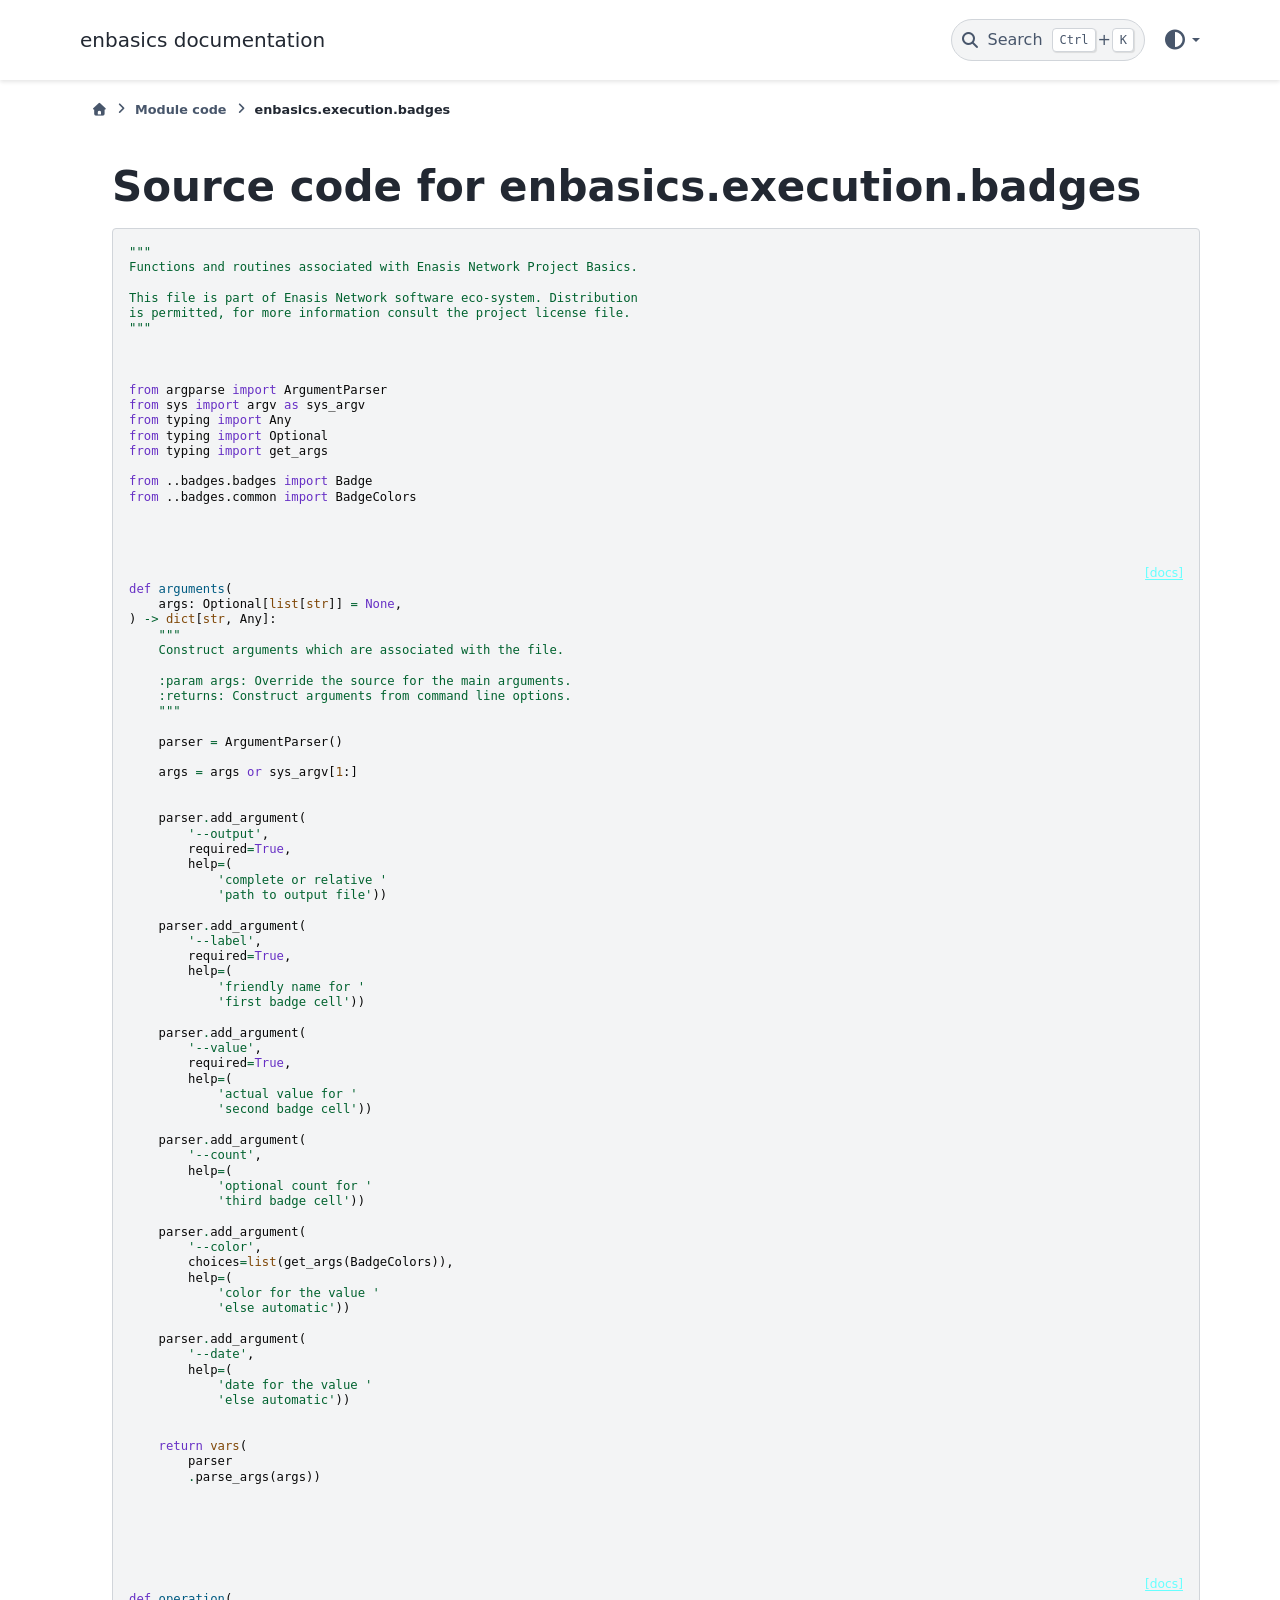
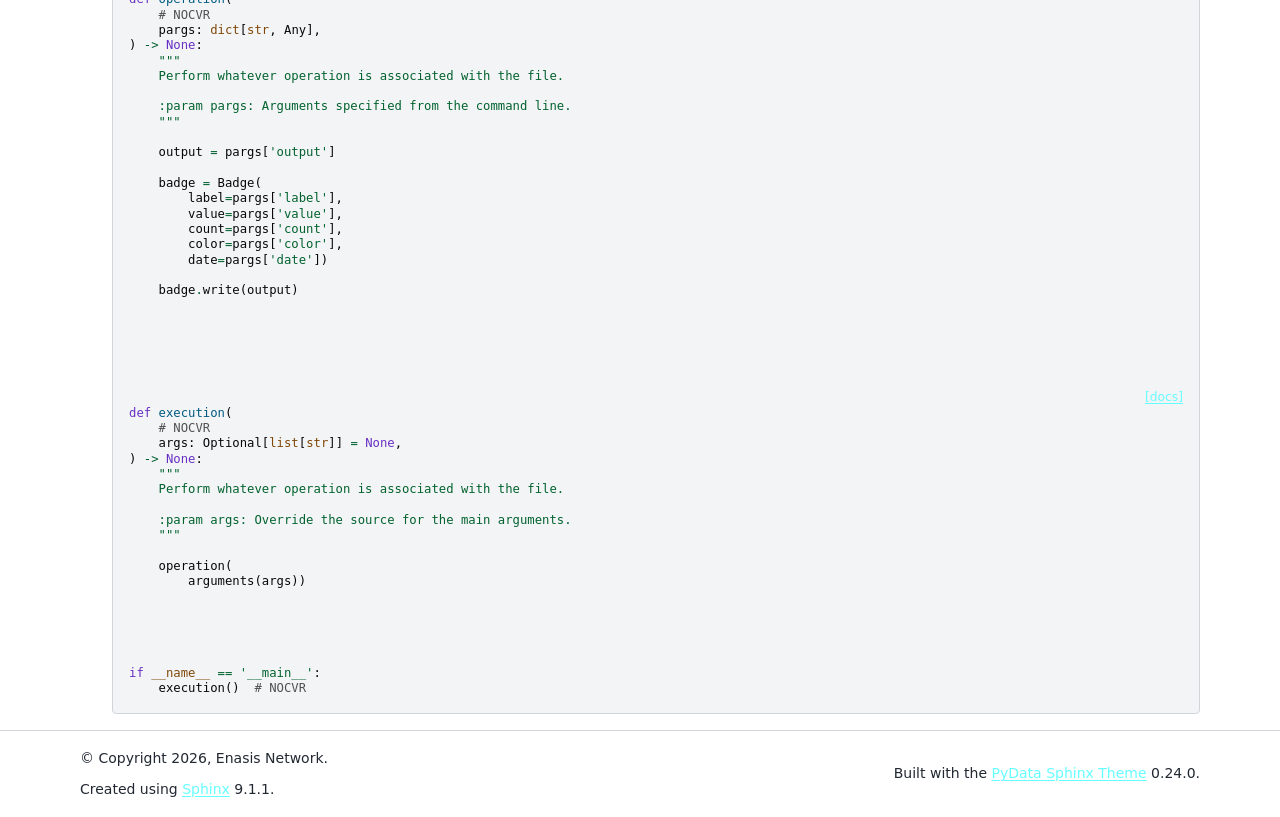
<file: sphinx/_modules/enbasics/execution/badges.html>
<!DOCTYPE html>


<html lang="en" data-content_root="../../../" >

  <head>
    <meta charset="utf-8" />
    <meta name="viewport" content="width=device-width, initial-scale=1.0" />
    <title>enbasics.execution.badges &#8212; enbasics  documentation</title>
  
  
  
  <script data-cfasync="false">
    document.documentElement.dataset.mode = localStorage.getItem("mode") || "";
    document.documentElement.dataset.theme = localStorage.getItem("theme") || "";
  </script>
  <!--
    this give us a css class that will be invisible only if js is disabled
  -->
  <noscript>
    <style>
      .pst-js-only { display: none !important; }

    </style>
  </noscript>
  
  <!-- Loaded before other Sphinx assets -->
  <link href="../../../_static/styles/theme.css?digest=75c7c72ae941e8b558d8" rel="stylesheet" />
<link href="../../../_static/styles/pydata-sphinx-theme.css?digest=75c7c72ae941e8b558d8" rel="stylesheet" />

    <link rel="stylesheet" type="text/css" href="../../../_static/pygments.css?v=8f2a1f02" />
    <link rel="stylesheet" type="text/css" href="../../../_static/style.css?v=5a3af4f5" />
  
  <!-- So that users can add custom icons -->
  <script defer src="../../../_static/scripts/fontawesome.js?digest=75c7c72ae941e8b558d8"></script>
  <!-- Pre-loaded scripts that we'll load fully later -->
  <link rel="preload" as="script" href="../../../_static/scripts/bootstrap.js?digest=75c7c72ae941e8b558d8" />
<link rel="preload" as="script" href="../../../_static/scripts/pydata-sphinx-theme.js?digest=75c7c72ae941e8b558d8" />

    <script src="../../../_static/documentation_options.js?v=5929fcd5"></script>
    <script src="../../../_static/doctools.js?v=fd6eb6e6"></script>
    <script src="../../../_static/sphinx_highlight.js?v=6ffebe34"></script>
    <script>DOCUMENTATION_OPTIONS.pagename = '_modules/enbasics/execution/badges';</script>
    <script>DOCUMENTATION_OPTIONS.search_as_you_type = false;</script>
    <link rel="icon" href="../../../_static/icon.png"/>
    <link rel="index" title="Index" href="../../../genindex.html" />
    <link rel="search" title="Search" href="../../../search.html" />
  <meta name="viewport" content="width=device-width, initial-scale=1"/>
  <meta name="color-scheme" content="light dark"/>
  <meta name="docsearch:language" content="en"/>
  <meta name="docsearch:version" content="0.2.2" />
  
    
    <script src="../../../_static/searchtools.js"></script>
    <script src="../../../_static/language_data.js"></script>
    <script src="../../../searchindex.js"></script>
  
  </head>
  <body data-default-mode="">
  
  
  <div id="pst-skip-link" class="skip-link d-print-none"><a href="#main-content">Skip to main content</a></div>

  
  <div id="pst-scroll-pixel-helper"></div>
  
  <button type="button" class="btn rounded-pill" id="pst-back-to-top">
    <i class="fa-solid fa-arrow-up"></i>Back to top</button>
  
  
  
  
  <dialog id="pst-search-dialog">
    
<form class="bd-search d-flex align-items-center"
      action="../../../search.html"
      method="get">
  <i class="fa-solid fa-magnifying-glass"></i>
  <input type="search"
         class="form-control"
         name="q"
         placeholder="Search the docs ..."
         aria-label="Search the docs ..."
         autocomplete="off"
         autocorrect="off"
         autocapitalize="off"
         spellcheck="false"/>
  <span class="search-button__kbd-shortcut"><kbd class="kbd-shortcut__modifier">Ctrl</kbd>+<kbd>K</kbd></span>
</form>
  </dialog>

  <div class="pst-async-banner-revealer d-none">
  <aside id="bd-header-version-warning" class="d-none d-print-none" aria-label="Version warning"></aside>
</div>

  
    <header id="pst-header" class="bd-header navbar navbar-expand-lg bd-navbar d-print-none">
<div class="bd-header__inner bd-page-width">
  <button type="button" class="pst-navbar-icon sidebar-toggle primary-toggle" aria-label="Site navigation" aria-expanded="false" aria-controls="pst-primary-sidebar-modal">
    <span class="fa-solid fa-bars"></span>
  </button>
  
  
  <div class="col-lg-3 navbar-header-items__start">
    
      <div class="navbar-item">

  
    
  

<a class="navbar-brand logo" href="../../../index.html">
  
  
  
  
  
  
    <p class="title logo__title">enbasics  documentation</p>
  
</a></div>
    
  </div>
  
  <div class="col-lg-9 navbar-header-items">
    
    <div class="me-auto navbar-header-items__center">
      
        <div class="navbar-item">
<nav>
  <ul class="bd-navbar-elements navbar-nav">
    
  </ul>
</nav></div>
      
    </div>
    
    
    <div class="navbar-header-items__end">
      
        <div class="navbar-item navbar-persistent--container">
          

<button type="button" class="btn search-button-field search-button__button pst-js-only" title="Search" aria-label="Search" data-bs-placement="bottom" data-bs-toggle="tooltip">
 <i class="fa-solid fa-magnifying-glass"></i>
 <span class="search-button__default-text">Search</span>
 <span class="search-button__kbd-shortcut"><kbd class="kbd-shortcut__modifier">Ctrl</kbd>+<kbd class="kbd-shortcut__modifier">K</kbd></span>
</button>
        </div>
      
      
        <div class="navbar-item">

<div class="theme-switch-container dropdown pst-js-only" data-bs-toggle="tooltip" data-bs-placement="bottom" title="Color mode">
  <button type="button" class="btn btn-sm nav-link pst-navbar-icon theme-switch-button dropdown-toggle" aria-label="Color mode" data-bs-toggle="dropdown">
    <i class="theme-switch fa-solid fa-sun fa-lg" data-mode="light" title="Light"></i>
    <i class="theme-switch fa-solid fa-moon fa-lg" data-mode="dark" title="Dark"></i>
    <i class="theme-switch fa-solid fa-circle-half-stroke fa-lg" data-mode="auto" title="System Settings"></i>
  </button>
  <ul class="dropdown-menu dropdown-menu-end">
    <li><button type="button" class="dropdown-item d-flex align-items-center theme-change-button" data-mode="auto"><i class="fa-solid fa-circle-half-stroke fa-lg me-1"></i>System Settings</button></li>
    <li><button type="button" class="dropdown-item d-flex align-items-center theme-change-button" data-mode="light"><i class="fa-solid fa-sun fa-lg me-1"></i>Light</button></li>
    <li><button type="button" class="dropdown-item d-flex align-items-center theme-change-button" data-mode="dark"><i class="fa-solid fa-moon fa-lg me-1"></i>Dark</button></li>
  </ul>
</div></div>
      
    </div>
    
  </div>
  
  
    <div class="navbar-persistent--mobile">

<button type="button" class="btn search-button-field search-button__button pst-js-only" title="Search" aria-label="Search" data-bs-placement="bottom" data-bs-toggle="tooltip">
 <i class="fa-solid fa-magnifying-glass"></i>
 <span class="search-button__default-text">Search</span>
 <span class="search-button__kbd-shortcut"><kbd class="kbd-shortcut__modifier">Ctrl</kbd>+<kbd class="kbd-shortcut__modifier">K</kbd></span>
</button>
    </div>
  

  
</div>

    </header>
  

  <div class="bd-container">
    <div class="bd-container__inner bd-page-width">
      
      
      
        
      
      <dialog id="pst-primary-sidebar-modal" tabindex="-1"></dialog>
      <div id="pst-primary-sidebar" class="bd-sidebar-primary bd-sidebar hide-on-wide">
        

  
  <div class="sidebar-header-items sidebar-primary__section">
    
    
      <div class="sidebar-header-items__center">
        
          
          
            <div class="navbar-item">
<nav>
  <ul class="bd-navbar-elements navbar-nav">
    
  </ul>
</nav></div>
          
        
      </div>
    
    
    
      <div class="sidebar-header-items__end">
        
          <div class="navbar-item">

<div class="theme-switch-container dropdown pst-js-only" data-bs-toggle="tooltip" data-bs-placement="bottom" title="Color mode">
  <button type="button" class="btn btn-sm nav-link pst-navbar-icon theme-switch-button dropdown-toggle" aria-label="Color mode" data-bs-toggle="dropdown">
    <i class="theme-switch fa-solid fa-sun fa-lg" data-mode="light" title="Light"></i>
    <i class="theme-switch fa-solid fa-moon fa-lg" data-mode="dark" title="Dark"></i>
    <i class="theme-switch fa-solid fa-circle-half-stroke fa-lg" data-mode="auto" title="System Settings"></i>
  </button>
  <ul class="dropdown-menu dropdown-menu-end">
    <li><button type="button" class="dropdown-item d-flex align-items-center theme-change-button" data-mode="auto"><i class="fa-solid fa-circle-half-stroke fa-lg me-1"></i>System Settings</button></li>
    <li><button type="button" class="dropdown-item d-flex align-items-center theme-change-button" data-mode="light"><i class="fa-solid fa-sun fa-lg me-1"></i>Light</button></li>
    <li><button type="button" class="dropdown-item d-flex align-items-center theme-change-button" data-mode="dark"><i class="fa-solid fa-moon fa-lg me-1"></i>Dark</button></li>
  </ul>
</div></div>
        
      </div>
    
  </div>
  
  
  <div class="sidebar-primary-items__end sidebar-primary__section">
      <div class="sidebar-primary-item">
<div id="ethical-ad-placement"
      class="flat"
      data-ea-publisher="readthedocs"
      data-ea-type="readthedocs-sidebar"
      data-ea-manual="true">
</div></div>
  </div>


      </div>
      
      <main id="main-content" class="bd-main" role="main">
        
        
          <div class="bd-content">
            <div class="bd-article-container">
              
              <div class="bd-header-article d-print-none">
<div class="header-article-items header-article__inner">
  
    <div class="header-article-items__start">
      
        <div class="header-article-item">

<nav aria-label="Breadcrumb" class="d-print-none">
  <ul class="bd-breadcrumbs">
    
    <li class="breadcrumb-item breadcrumb-home">
      <a href="../../../index.html" class="nav-link" aria-label="Home">
        <i class="fa-solid fa-house"></i>
      </a>
    </li>
    
    <li class="breadcrumb-item"><a href="../../index.html" class="nav-link">Module code</a></li>
    
    <li class="breadcrumb-item active" aria-current="page"><span class="ellipsis">enbasics.execution.badges</span></li>
  </ul>
</nav>
</div>
      
    </div>
  
  
</div>
</div>
              
              
              
                
<div id="searchbox"></div>
                <article class="bd-article">
                  
  <h1>Source code for enbasics.execution.badges</h1><div class="highlight"><pre>
<span></span><span class="sd">"""</span>
<span class="sd">Functions and routines associated with Enasis Network Project Basics.</span>

<span class="sd">This file is part of Enasis Network software eco-system. Distribution</span>
<span class="sd">is permitted, for more information consult the project license file.</span>
<span class="sd">"""</span>



<span class="kn">from</span><span class="w"> </span><span class="nn">argparse</span><span class="w"> </span><span class="kn">import</span> <span class="n">ArgumentParser</span>
<span class="kn">from</span><span class="w"> </span><span class="nn">sys</span><span class="w"> </span><span class="kn">import</span> <span class="n">argv</span> <span class="k">as</span> <span class="n">sys_argv</span>
<span class="kn">from</span><span class="w"> </span><span class="nn">typing</span><span class="w"> </span><span class="kn">import</span> <span class="n">Any</span>
<span class="kn">from</span><span class="w"> </span><span class="nn">typing</span><span class="w"> </span><span class="kn">import</span> <span class="n">Optional</span>
<span class="kn">from</span><span class="w"> </span><span class="nn">typing</span><span class="w"> </span><span class="kn">import</span> <span class="n">get_args</span>

<span class="kn">from</span><span class="w"> </span><span class="nn">..badges.badges</span><span class="w"> </span><span class="kn">import</span> <span class="n">Badge</span>
<span class="kn">from</span><span class="w"> </span><span class="nn">..badges.common</span><span class="w"> </span><span class="kn">import</span> <span class="n">BadgeColors</span>



<div class="viewcode-block" id="arguments">
<a class="viewcode-back" href="../../../enbasics.execution.html#enbasics.execution.badges.arguments">[docs]</a>
<span class="k">def</span><span class="w"> </span><span class="nf">arguments</span><span class="p">(</span>
    <span class="n">args</span><span class="p">:</span> <span class="n">Optional</span><span class="p">[</span><span class="nb">list</span><span class="p">[</span><span class="nb">str</span><span class="p">]]</span> <span class="o">=</span> <span class="kc">None</span><span class="p">,</span>
<span class="p">)</span> <span class="o">-&gt;</span> <span class="nb">dict</span><span class="p">[</span><span class="nb">str</span><span class="p">,</span> <span class="n">Any</span><span class="p">]:</span>
<span class="w">    </span><span class="sd">"""</span>
<span class="sd">    Construct arguments which are associated with the file.</span>

<span class="sd">    :param args: Override the source for the main arguments.</span>
<span class="sd">    :returns: Construct arguments from command line options.</span>
<span class="sd">    """</span>

    <span class="n">parser</span> <span class="o">=</span> <span class="n">ArgumentParser</span><span class="p">()</span>

    <span class="n">args</span> <span class="o">=</span> <span class="n">args</span> <span class="ow">or</span> <span class="n">sys_argv</span><span class="p">[</span><span class="mi">1</span><span class="p">:]</span>


    <span class="n">parser</span><span class="o">.</span><span class="n">add_argument</span><span class="p">(</span>
        <span class="s1">'--output'</span><span class="p">,</span>
        <span class="n">required</span><span class="o">=</span><span class="kc">True</span><span class="p">,</span>
        <span class="n">help</span><span class="o">=</span><span class="p">(</span>
            <span class="s1">'complete or relative '</span>
            <span class="s1">'path to output file'</span><span class="p">))</span>

    <span class="n">parser</span><span class="o">.</span><span class="n">add_argument</span><span class="p">(</span>
        <span class="s1">'--label'</span><span class="p">,</span>
        <span class="n">required</span><span class="o">=</span><span class="kc">True</span><span class="p">,</span>
        <span class="n">help</span><span class="o">=</span><span class="p">(</span>
            <span class="s1">'friendly name for '</span>
            <span class="s1">'first badge cell'</span><span class="p">))</span>

    <span class="n">parser</span><span class="o">.</span><span class="n">add_argument</span><span class="p">(</span>
        <span class="s1">'--value'</span><span class="p">,</span>
        <span class="n">required</span><span class="o">=</span><span class="kc">True</span><span class="p">,</span>
        <span class="n">help</span><span class="o">=</span><span class="p">(</span>
            <span class="s1">'actual value for '</span>
            <span class="s1">'second badge cell'</span><span class="p">))</span>

    <span class="n">parser</span><span class="o">.</span><span class="n">add_argument</span><span class="p">(</span>
        <span class="s1">'--count'</span><span class="p">,</span>
        <span class="n">help</span><span class="o">=</span><span class="p">(</span>
            <span class="s1">'optional count for '</span>
            <span class="s1">'third badge cell'</span><span class="p">))</span>

    <span class="n">parser</span><span class="o">.</span><span class="n">add_argument</span><span class="p">(</span>
        <span class="s1">'--color'</span><span class="p">,</span>
        <span class="n">choices</span><span class="o">=</span><span class="nb">list</span><span class="p">(</span><span class="n">get_args</span><span class="p">(</span><span class="n">BadgeColors</span><span class="p">)),</span>
        <span class="n">help</span><span class="o">=</span><span class="p">(</span>
            <span class="s1">'color for the value '</span>
            <span class="s1">'else automatic'</span><span class="p">))</span>

    <span class="n">parser</span><span class="o">.</span><span class="n">add_argument</span><span class="p">(</span>
        <span class="s1">'--date'</span><span class="p">,</span>
        <span class="n">help</span><span class="o">=</span><span class="p">(</span>
            <span class="s1">'date for the value '</span>
            <span class="s1">'else automatic'</span><span class="p">))</span>


    <span class="k">return</span> <span class="nb">vars</span><span class="p">(</span>
        <span class="n">parser</span>
        <span class="o">.</span><span class="n">parse_args</span><span class="p">(</span><span class="n">args</span><span class="p">))</span></div>




<div class="viewcode-block" id="operation">
<a class="viewcode-back" href="../../../enbasics.execution.html#enbasics.execution.badges.operation">[docs]</a>
<span class="k">def</span><span class="w"> </span><span class="nf">operation</span><span class="p">(</span>
    <span class="c1"># NOCVR</span>
    <span class="n">pargs</span><span class="p">:</span> <span class="nb">dict</span><span class="p">[</span><span class="nb">str</span><span class="p">,</span> <span class="n">Any</span><span class="p">],</span>
<span class="p">)</span> <span class="o">-&gt;</span> <span class="kc">None</span><span class="p">:</span>
<span class="w">    </span><span class="sd">"""</span>
<span class="sd">    Perform whatever operation is associated with the file.</span>

<span class="sd">    :param pargs: Arguments specified from the command line.</span>
<span class="sd">    """</span>

    <span class="n">output</span> <span class="o">=</span> <span class="n">pargs</span><span class="p">[</span><span class="s1">'output'</span><span class="p">]</span>

    <span class="n">badge</span> <span class="o">=</span> <span class="n">Badge</span><span class="p">(</span>
        <span class="n">label</span><span class="o">=</span><span class="n">pargs</span><span class="p">[</span><span class="s1">'label'</span><span class="p">],</span>
        <span class="n">value</span><span class="o">=</span><span class="n">pargs</span><span class="p">[</span><span class="s1">'value'</span><span class="p">],</span>
        <span class="n">count</span><span class="o">=</span><span class="n">pargs</span><span class="p">[</span><span class="s1">'count'</span><span class="p">],</span>
        <span class="n">color</span><span class="o">=</span><span class="n">pargs</span><span class="p">[</span><span class="s1">'color'</span><span class="p">],</span>
        <span class="n">date</span><span class="o">=</span><span class="n">pargs</span><span class="p">[</span><span class="s1">'date'</span><span class="p">])</span>

    <span class="n">badge</span><span class="o">.</span><span class="n">write</span><span class="p">(</span><span class="n">output</span><span class="p">)</span></div>




<div class="viewcode-block" id="execution">
<a class="viewcode-back" href="../../../enbasics.execution.html#enbasics.execution.badges.execution">[docs]</a>
<span class="k">def</span><span class="w"> </span><span class="nf">execution</span><span class="p">(</span>
    <span class="c1"># NOCVR</span>
    <span class="n">args</span><span class="p">:</span> <span class="n">Optional</span><span class="p">[</span><span class="nb">list</span><span class="p">[</span><span class="nb">str</span><span class="p">]]</span> <span class="o">=</span> <span class="kc">None</span><span class="p">,</span>
<span class="p">)</span> <span class="o">-&gt;</span> <span class="kc">None</span><span class="p">:</span>
<span class="w">    </span><span class="sd">"""</span>
<span class="sd">    Perform whatever operation is associated with the file.</span>

<span class="sd">    :param args: Override the source for the main arguments.</span>
<span class="sd">    """</span>

    <span class="n">operation</span><span class="p">(</span>
        <span class="n">arguments</span><span class="p">(</span><span class="n">args</span><span class="p">))</span></div>




<span class="k">if</span> <span class="vm">__name__</span> <span class="o">==</span> <span class="s1">'__main__'</span><span class="p">:</span>
    <span class="n">execution</span><span class="p">()</span>  <span class="c1"># NOCVR</span>
</pre></div>

                </article>
              
              
              
              
              
                <footer class="prev-next-footer d-print-none">
                  
<div class="prev-next-area">
</div>
                </footer>
              
            </div>
            
            
              
            
          </div>
          <footer class="bd-footer-content">
            
          </footer>
        
      </main>
    </div>
  </div>
  
  <!-- Scripts loaded after <body> so the DOM is not blocked -->
  <script defer src="../../../_static/scripts/bootstrap.js?digest=75c7c72ae941e8b558d8"></script>
<script defer src="../../../_static/scripts/pydata-sphinx-theme.js?digest=75c7c72ae941e8b558d8"></script>

  <footer class="bd-footer">
<div class="bd-footer__inner bd-page-width">
  
    <div class="footer-items__start">
      
        <div class="footer-item">

  <p class="copyright">
    
      © Copyright 2026, Enasis Network.
      <br/>
    
  </p>
</div>
      
        <div class="footer-item">

  <p class="sphinx-version">
    Created using <a href="https://www.sphinx-doc.org/">Sphinx</a> 9.1.1.
  </p>
</div>
      
    </div>
  
  
  
    <div class="footer-items__end">
      
        <div class="footer-item">
<p class="theme-version">
  <!-- # L10n: Setting the PST URL as an argument as this does not need to be localized -->
  Built with the <a href="https://pydata-sphinx-theme.readthedocs.io/en/stable/index.html">PyData Sphinx Theme</a> 0.24.0.
</p></div>
      
    </div>
  
</div>

  </footer>
  </body>
</html>
</file>
<file: sphinx/_static/styles/theme.css>
/* Provided by Sphinx's 'basic' theme, and included in the final set of assets */
@import "../basic.css";
</file>
<file: sphinx/_static/pygments.css>
html[data-theme="light"] .highlight pre { line-height: 125%; }
html[data-theme="light"] .highlight td.linenos .normal { color: inherit; background-color: transparent; padding-left: 5px; padding-right: 5px; }
html[data-theme="light"] .highlight span.linenos { color: inherit; background-color: transparent; padding-left: 5px; padding-right: 5px; }
html[data-theme="light"] .highlight td.linenos .special { color: #000000; background-color: #ffffc0; padding-left: 5px; padding-right: 5px; }
html[data-theme="light"] .highlight span.linenos.special { color: #000000; background-color: #ffffc0; padding-left: 5px; padding-right: 5px; }
html[data-theme="light"] .highlight .hll { background-color: #fae4c2 }
html[data-theme="light"] .highlight { background: #fefefe; color: #080808 }
html[data-theme="light"] .highlight .c { color: #515151 } /* Comment */
html[data-theme="light"] .highlight .err { color: #A12236 } /* Error */
html[data-theme="light"] .highlight .k { color: #6730C5 } /* Keyword */
html[data-theme="light"] .highlight .l { color: #7F4707 } /* Literal */
html[data-theme="light"] .highlight .n { color: #080808 } /* Name */
html[data-theme="light"] .highlight .o { color: #00622F } /* Operator */
html[data-theme="light"] .highlight .p { color: #080808 } /* Punctuation */
html[data-theme="light"] .highlight .ch { color: #515151 } /* Comment.Hashbang */
html[data-theme="light"] .highlight .cm { color: #515151 } /* Comment.Multiline */
html[data-theme="light"] .highlight .cp { color: #515151 } /* Comment.Preproc */
html[data-theme="light"] .highlight .cpf { color: #515151 } /* Comment.PreprocFile */
html[data-theme="light"] .highlight .c1 { color: #515151 } /* Comment.Single */
html[data-theme="light"] .highlight .cs { color: #515151 } /* Comment.Special */
html[data-theme="light"] .highlight .gd { color: #005B82 } /* Generic.Deleted */
html[data-theme="light"] .highlight .ge { font-style: italic } /* Generic.Emph */
html[data-theme="light"] .highlight .gh { color: #005B82 } /* Generic.Heading */
html[data-theme="light"] .highlight .gs { font-weight: bold } /* Generic.Strong */
html[data-theme="light"] .highlight .gu { color: #005B82 } /* Generic.Subheading */
html[data-theme="light"] .highlight .kc { color: #6730C5 } /* Keyword.Constant */
html[data-theme="light"] .highlight .kd { color: #6730C5 } /* Keyword.Declaration */
html[data-theme="light"] .highlight .kn { color: #6730C5 } /* Keyword.Namespace */
html[data-theme="light"] .highlight .kp { color: #6730C5 } /* Keyword.Pseudo */
html[data-theme="light"] .highlight .kr { color: #6730C5 } /* Keyword.Reserved */
html[data-theme="light"] .highlight .kt { color: #7F4707 } /* Keyword.Type */
html[data-theme="light"] .highlight .ld { color: #7F4707 } /* Literal.Date */
html[data-theme="light"] .highlight .m { color: #7F4707 } /* Literal.Number */
html[data-theme="light"] .highlight .s { color: #00622F } /* Literal.String */
html[data-theme="light"] .highlight .na { color: #912583 } /* Name.Attribute */
html[data-theme="light"] .highlight .nb { color: #7F4707 } /* Name.Builtin */
html[data-theme="light"] .highlight .nc { color: #005B82 } /* Name.Class */
html[data-theme="light"] .highlight .no { color: #005B82 } /* Name.Constant */
html[data-theme="light"] .highlight .nd { color: #7F4707 } /* Name.Decorator */
html[data-theme="light"] .highlight .ni { color: #00622F } /* Name.Entity */
html[data-theme="light"] .highlight .ne { color: #6730C5 } /* Name.Exception */
html[data-theme="light"] .highlight .nf { color: #005B82 } /* Name.Function */
html[data-theme="light"] .highlight .nl { color: #7F4707 } /* Name.Label */
html[data-theme="light"] .highlight .nn { color: #080808 } /* Name.Namespace */
html[data-theme="light"] .highlight .nx { color: #080808 } /* Name.Other */
html[data-theme="light"] .highlight .py { color: #005B82 } /* Name.Property */
html[data-theme="light"] .highlight .nt { color: #005B82 } /* Name.Tag */
html[data-theme="light"] .highlight .nv { color: #A12236 } /* Name.Variable */
html[data-theme="light"] .highlight .ow { color: #6730C5 } /* Operator.Word */
html[data-theme="light"] .highlight .pm { color: #080808 } /* Punctuation.Marker */
html[data-theme="light"] .highlight .w { color: #080808 } /* Text.Whitespace */
html[data-theme="light"] .highlight .mb { color: #7F4707 } /* Literal.Number.Bin */
html[data-theme="light"] .highlight .mf { color: #7F4707 } /* Literal.Number.Float */
html[data-theme="light"] .highlight .mh { color: #7F4707 } /* Literal.Number.Hex */
html[data-theme="light"] .highlight .mi { color: #7F4707 } /* Literal.Number.Integer */
html[data-theme="light"] .highlight .mo { color: #7F4707 } /* Literal.Number.Oct */
html[data-theme="light"] .highlight .sa { color: #00622F } /* Literal.String.Affix */
html[data-theme="light"] .highlight .sb { color: #00622F } /* Literal.String.Backtick */
html[data-theme="light"] .highlight .sc { color: #00622F } /* Literal.String.Char */
html[data-theme="light"] .highlight .dl { color: #00622F } /* Literal.String.Delimiter */
html[data-theme="light"] .highlight .sd { color: #00622F } /* Literal.String.Doc */
html[data-theme="light"] .highlight .s2 { color: #00622F } /* Literal.String.Double */
html[data-theme="light"] .highlight .se { color: #00622F } /* Literal.String.Escape */
html[data-theme="light"] .highlight .sh { color: #00622F } /* Literal.String.Heredoc */
html[data-theme="light"] .highlight .si { color: #00622F } /* Literal.String.Interpol */
html[data-theme="light"] .highlight .sx { color: #00622F } /* Literal.String.Other */
html[data-theme="light"] .highlight .sr { color: #A12236 } /* Literal.String.Regex */
html[data-theme="light"] .highlight .s1 { color: #00622F } /* Literal.String.Single */
html[data-theme="light"] .highlight .ss { color: #005B82 } /* Literal.String.Symbol */
html[data-theme="light"] .highlight .bp { color: #7F4707 } /* Name.Builtin.Pseudo */
html[data-theme="light"] .highlight .fm { color: #005B82 } /* Name.Function.Magic */
html[data-theme="light"] .highlight .vc { color: #A12236 } /* Name.Variable.Class */
html[data-theme="light"] .highlight .vg { color: #A12236 } /* Name.Variable.Global */
html[data-theme="light"] .highlight .vi { color: #A12236 } /* Name.Variable.Instance */
html[data-theme="light"] .highlight .vm { color: #7F4707 } /* Name.Variable.Magic */
html[data-theme="light"] .highlight .il { color: #7F4707 } /* Literal.Number.Integer.Long */
html[data-theme="dark"] .highlight pre { line-height: 125%; }
html[data-theme="dark"] .highlight td.linenos .normal { color: inherit; background-color: transparent; padding-left: 5px; padding-right: 5px; }
html[data-theme="dark"] .highlight span.linenos { color: inherit; background-color: transparent; padding-left: 5px; padding-right: 5px; }
html[data-theme="dark"] .highlight td.linenos .special { color: #000000; background-color: #ffffc0; padding-left: 5px; padding-right: 5px; }
html[data-theme="dark"] .highlight span.linenos.special { color: #000000; background-color: #ffffc0; padding-left: 5px; padding-right: 5px; }
html[data-theme="dark"] .highlight .hll { background-color: #ffd9002e }
html[data-theme="dark"] .highlight { background: #2b2b2b; color: #F8F8F2 }
html[data-theme="dark"] .highlight .c { color: #FFD900 } /* Comment */
html[data-theme="dark"] .highlight .err { color: #FFA07A } /* Error */
html[data-theme="dark"] .highlight .k { color: #DCC6E0 } /* Keyword */
html[data-theme="dark"] .highlight .l { color: #FFD900 } /* Literal */
html[data-theme="dark"] .highlight .n { color: #F8F8F2 } /* Name */
html[data-theme="dark"] .highlight .o { color: #ABE338 } /* Operator */
html[data-theme="dark"] .highlight .p { color: #F8F8F2 } /* Punctuation */
html[data-theme="dark"] .highlight .ch { color: #FFD900 } /* Comment.Hashbang */
html[data-theme="dark"] .highlight .cm { color: #FFD900 } /* Comment.Multiline */
html[data-theme="dark"] .highlight .cp { color: #FFD900 } /* Comment.Preproc */
html[data-theme="dark"] .highlight .cpf { color: #FFD900 } /* Comment.PreprocFile */
html[data-theme="dark"] .highlight .c1 { color: #FFD900 } /* Comment.Single */
html[data-theme="dark"] .highlight .cs { color: #FFD900 } /* Comment.Special */
html[data-theme="dark"] .highlight .gd { color: #00E0E0 } /* Generic.Deleted */
html[data-theme="dark"] .highlight .ge { font-style: italic } /* Generic.Emph */
html[data-theme="dark"] .highlight .gh { color: #00E0E0 } /* Generic.Heading */
html[data-theme="dark"] .highlight .gs { font-weight: bold } /* Generic.Strong */
html[data-theme="dark"] .highlight .gu { color: #00E0E0 } /* Generic.Subheading */
html[data-theme="dark"] .highlight .kc { color: #DCC6E0 } /* Keyword.Constant */
html[data-theme="dark"] .highlight .kd { color: #DCC6E0 } /* Keyword.Declaration */
html[data-theme="dark"] .highlight .kn { color: #DCC6E0 } /* Keyword.Namespace */
html[data-theme="dark"] .highlight .kp { color: #DCC6E0 } /* Keyword.Pseudo */
html[data-theme="dark"] .highlight .kr { color: #DCC6E0 } /* Keyword.Reserved */
html[data-theme="dark"] .highlight .kt { color: #FFD900 } /* Keyword.Type */
html[data-theme="dark"] .highlight .ld { color: #FFD900 } /* Literal.Date */
html[data-theme="dark"] .highlight .m { color: #FFD900 } /* Literal.Number */
html[data-theme="dark"] .highlight .s { color: #ABE338 } /* Literal.String */
html[data-theme="dark"] .highlight .na { color: #FFD900 } /* Name.Attribute */
html[data-theme="dark"] .highlight .nb { color: #FFD900 } /* Name.Builtin */
html[data-theme="dark"] .highlight .nc { color: #00E0E0 } /* Name.Class */
html[data-theme="dark"] .highlight .no { color: #00E0E0 } /* Name.Constant */
html[data-theme="dark"] .highlight .nd { color: #FFD900 } /* Name.Decorator */
html[data-theme="dark"] .highlight .ni { color: #ABE338 } /* Name.Entity */
html[data-theme="dark"] .highlight .ne { color: #DCC6E0 } /* Name.Exception */
html[data-theme="dark"] .highlight .nf { color: #00E0E0 } /* Name.Function */
html[data-theme="dark"] .highlight .nl { color: #FFD900 } /* Name.Label */
html[data-theme="dark"] .highlight .nn { color: #F8F8F2 } /* Name.Namespace */
html[data-theme="dark"] .highlight .nx { color: #F8F8F2 } /* Name.Other */
html[data-theme="dark"] .highlight .py { color: #00E0E0 } /* Name.Property */
html[data-theme="dark"] .highlight .nt { color: #00E0E0 } /* Name.Tag */
html[data-theme="dark"] .highlight .nv { color: #FFA07A } /* Name.Variable */
html[data-theme="dark"] .highlight .ow { color: #DCC6E0 } /* Operator.Word */
html[data-theme="dark"] .highlight .pm { color: #F8F8F2 } /* Punctuation.Marker */
html[data-theme="dark"] .highlight .w { color: #F8F8F2 } /* Text.Whitespace */
html[data-theme="dark"] .highlight .mb { color: #FFD900 } /* Literal.Number.Bin */
html[data-theme="dark"] .highlight .mf { color: #FFD900 } /* Literal.Number.Float */
html[data-theme="dark"] .highlight .mh { color: #FFD900 } /* Literal.Number.Hex */
html[data-theme="dark"] .highlight .mi { color: #FFD900 } /* Literal.Number.Integer */
html[data-theme="dark"] .highlight .mo { color: #FFD900 } /* Literal.Number.Oct */
html[data-theme="dark"] .highlight .sa { color: #ABE338 } /* Literal.String.Affix */
html[data-theme="dark"] .highlight .sb { color: #ABE338 } /* Literal.String.Backtick */
html[data-theme="dark"] .highlight .sc { color: #ABE338 } /* Literal.String.Char */
html[data-theme="dark"] .highlight .dl { color: #ABE338 } /* Literal.String.Delimiter */
html[data-theme="dark"] .highlight .sd { color: #ABE338 } /* Literal.String.Doc */
html[data-theme="dark"] .highlight .s2 { color: #ABE338 } /* Literal.String.Double */
html[data-theme="dark"] .highlight .se { color: #ABE338 } /* Literal.String.Escape */
html[data-theme="dark"] .highlight .sh { color: #ABE338 } /* Literal.String.Heredoc */
html[data-theme="dark"] .highlight .si { color: #ABE338 } /* Literal.String.Interpol */
html[data-theme="dark"] .highlight .sx { color: #ABE338 } /* Literal.String.Other */
html[data-theme="dark"] .highlight .sr { color: #FFA07A } /* Literal.String.Regex */
html[data-theme="dark"] .highlight .s1 { color: #ABE338 } /* Literal.String.Single */
html[data-theme="dark"] .highlight .ss { color: #00E0E0 } /* Literal.String.Symbol */
html[data-theme="dark"] .highlight .bp { color: #FFD900 } /* Name.Builtin.Pseudo */
html[data-theme="dark"] .highlight .fm { color: #00E0E0 } /* Name.Function.Magic */
html[data-theme="dark"] .highlight .vc { color: #FFA07A } /* Name.Variable.Class */
html[data-theme="dark"] .highlight .vg { color: #FFA07A } /* Name.Variable.Global */
html[data-theme="dark"] .highlight .vi { color: #FFA07A } /* Name.Variable.Instance */
html[data-theme="dark"] .highlight .vm { color: #FFD900 } /* Name.Variable.Magic */
html[data-theme="dark"] .highlight .il { color: #FFD900 } /* Literal.Number.Integer.Long */
</file>
<file: sphinx/_static/style.css>
/*
Functions and routines associated with Enasis Network Project Basics.

This file is part of Enasis Network software eco-system. Distribution
is permitted, for more information consult the project license file.
*/



body { font-size: 14px; }

.bd-page-width {
    max-width: 90%; }

.bd-main .bd-content
 .bd-article-container {
    max-width: 80rem; }



html[data-theme="light"] {
    --pst-color-primary: #09cdcd;
    --pst-color-primary-highlight: #66ffff;
    --pst-color-secondary: #0e9696;
    --pst-color-secondary-highlight: #66ffff;
    --pst-color-link: #66ffff;
    --pst-color-link-hover: #66ffff; }

html[data-theme="dark"] {
    --pst-color-primary: #09cdcd;
    --pst-color-primary-highlight: #66ffff;
    --pst-color-secondary: #0e9696;
    --pst-color-secondary-highlight: #66ffff;
    --pst-color-link: #66ffff;
    --pst-color-link-hover: #66ffff; }
</file>
